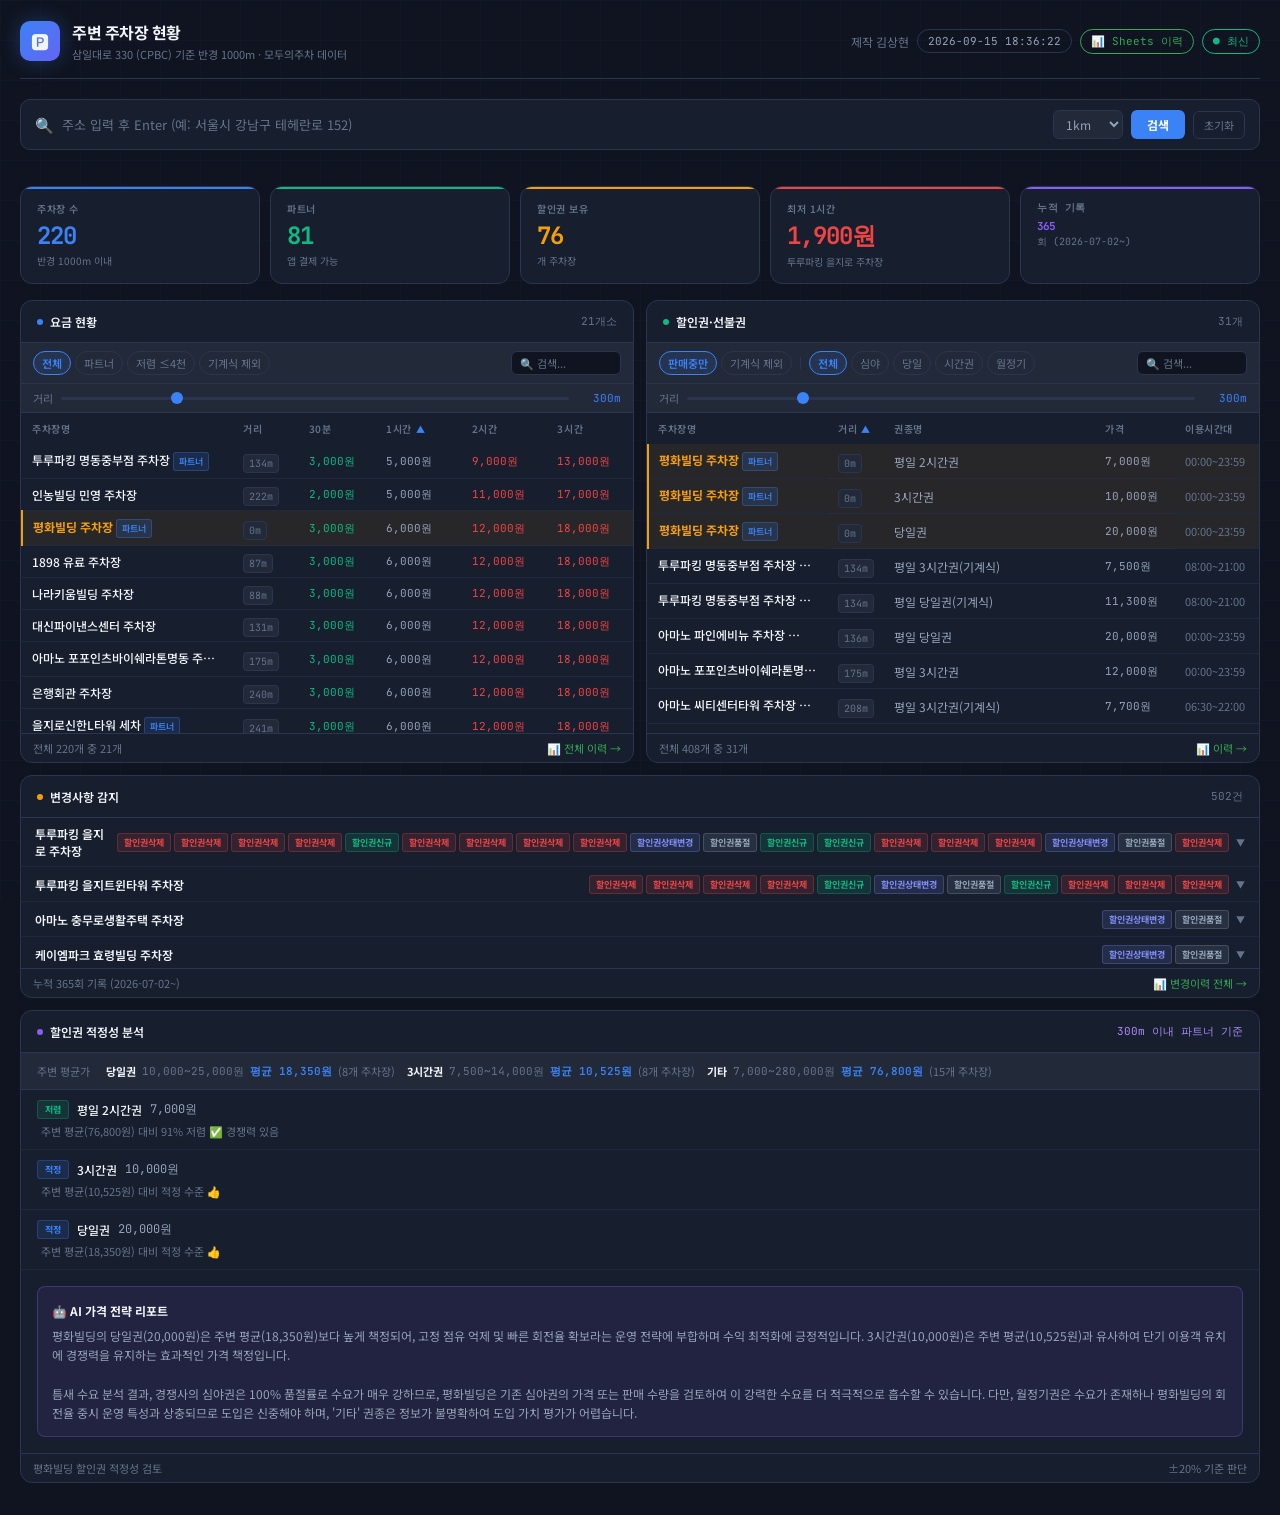
<file: docs/index.html>
<!DOCTYPE html>
<html lang="ko">
<head>
<meta charset="UTF-8">
<meta name="viewport" content="width=device-width,initial-scale=1">
<title>주변 주차장 현황 - 삼일대로 330 (CPBC)</title>
<link href="https://fonts.googleapis.com/css2?family=Noto+Sans+KR:wght@300;400;500;700;900&family=JetBrains+Mono:wght@400;700&display=swap" rel="stylesheet">
<style>
*{margin:0;padding:0;box-sizing:border-box}
:root{--bg:#101420;--s1:#171E2D;--s2:#222939;--bd:#2A3550;--blue:#3B82F6;--green:#10B981;--yellow:#F59E0B;--red:#EF4444;--t1:#F1F5F9;--t2:#94A3B8;--t3:#64748B;--mono:'JetBrains Mono',monospace}
body{font-family:'Noto Sans KR',sans-serif;background:var(--bg);color:var(--t1);min-height:100vh}
body::before{content:'';position:fixed;inset:0;background-image:linear-gradient(rgba(59,130,246,.03) 1px,transparent 1px),linear-gradient(90deg,rgba(59,130,246,.03) 1px,transparent 1px);background-size:40px 40px;pointer-events:none}
.wrap{position:relative;z-index:1;max-width:1400px;margin:0 auto;padding:20px}
.hdr{display:flex;align-items:center;justify-content:space-between;margin-bottom:20px;padding-bottom:16px;border-bottom:1px solid var(--bd);flex-wrap:wrap;gap:10px}
.hdr-l{display:flex;align-items:center;gap:12px}
.logo{width:40px;height:40px;background:linear-gradient(135deg,var(--blue),#6366F1);border-radius:10px;display:flex;align-items:center;justify-content:center;font-size:18px;box-shadow:0 0 20px rgba(59,130,246,.3);flex-shrink:0}
.hdr h1{font-size:16px;font-weight:700;letter-spacing:-.5px}.hdr p{font-size:11px;color:var(--t3);margin-top:2px}
.hdr-r{display:flex;align-items:center;gap:8px;flex-wrap:wrap}
.badge{font-family:var(--mono);font-size:11px;padding:4px 10px;border-radius:20px;border:1px solid var(--bd);color:var(--t2);white-space:nowrap}
.badge.ok{border-color:var(--green);color:var(--green)}.badge.ok::before{content:'● ';}
.badge.sheets{border-color:#34A853;color:#34A853;text-decoration:none;display:inline-flex;align-items:center;gap:4px}
.kpi{display:grid;grid-template-columns:repeat(auto-fit,minmax(140px,1fr));gap:10px;margin-bottom:16px}
.kcard{background:var(--s1);border:1px solid var(--bd);border-radius:12px;padding:14px 16px;position:relative;overflow:hidden}
.kcard::before{content:'';position:absolute;top:0;left:0;right:0;height:2px}
.kcard.b::before{background:var(--blue)}.kcard.g::before{background:var(--green)}.kcard.y::before{background:var(--yellow)}.kcard.r::before{background:var(--red)}.kcard.p::before{background:#8B5CF6}
.kl{font-size:10px;color:var(--t3);font-weight:600;letter-spacing:.6px;text-transform:uppercase}
.kv{font-family:var(--mono);font-size:24px;font-weight:700;margin:4px 0 2px;letter-spacing:-1px}
.kv.b{color:var(--blue)}.kv.g{color:var(--green)}.kv.y{color:var(--yellow)}.kv.r{color:var(--red)}.kv.p{color:#8B5CF6}
.ks{font-size:10px;color:var(--t3)}
.grid{display:grid;grid-template-columns:1fr 1fr;gap:12px;margin-bottom:12px}
@media(max-width:700px){.grid{grid-template-columns:1fr}}
.full{grid-column:1/-1}
.panel{background:var(--s1);border:1px solid var(--bd);border-radius:12px;overflow:hidden}
.ph{padding:12px 16px;border-bottom:1px solid var(--bd);display:flex;align-items:center;justify-content:space-between}
.pt{font-size:12px;font-weight:600;display:flex;align-items:center;gap:7px}
.dot{width:6px;height:6px;border-radius:50%;display:inline-block;flex-shrink:0}
.dot.b{background:var(--blue)}.dot.g{background:var(--green)}.dot.y{background:var(--yellow)}
.pc{font-family:var(--mono);font-size:11px;color:var(--t3)}
.fb{padding:8px 12px;border-bottom:1px solid var(--bd);display:flex;align-items:center;gap:4px;flex-wrap:wrap;background:var(--s2)}
.fb-btn{font-family:'Noto Sans KR',sans-serif;font-size:11px;padding:3px 8px;border-radius:20px;border:1px solid var(--bd);background:transparent;color:var(--t3);cursor:pointer;transition:all .15s;white-space:nowrap}
.fb-btn:hover,.fb-btn.on{border-color:var(--blue);color:var(--blue);background:rgba(59,130,246,.12);font-weight:600}
.fb-search{font-family:'Noto Sans KR',sans-serif;font-size:11px;padding:3px 8px;border-radius:6px;border:1px solid var(--bd);background:var(--bg);color:var(--t1);outline:none;margin-left:auto;width:110px}
.fb-search:focus{border-color:var(--blue)}.fb-search::placeholder{color:var(--t3)}
.sw{padding:6px 12px;border-bottom:1px solid var(--bd);display:flex;align-items:center;gap:8px;background:var(--s2)}
.sl{font-size:11px;color:var(--t3);white-space:nowrap}
.sv{font-family:var(--mono);font-size:11px;color:var(--blue);width:44px;text-align:right;white-space:nowrap}
input[type=range]{flex:1;-webkit-appearance:none;height:3px;border-radius:2px;background:var(--bd);outline:none;cursor:pointer}
input[type=range]::-webkit-slider-thumb{-webkit-appearance:none;width:12px;height:12px;border-radius:50%;background:var(--blue);cursor:pointer}
.tw{overflow:auto;max-height:320px}
table{width:100%;border-collapse:collapse;font-size:12px}
thead th{padding:8px 10px;text-align:left;font-size:10px;font-weight:600;color:var(--t3);letter-spacing:.6px;text-transform:uppercase;background:var(--s1);position:sticky;top:0;z-index:1;white-space:nowrap;cursor:pointer;user-select:none}
thead th:hover{color:var(--t1)}
thead th.sa::after{content:' ▲';color:var(--blue);font-size:9px}
thead th.sd::after{content:' ▼';color:var(--blue);font-size:9px}
tbody tr{border-bottom:1px solid rgba(42,53,80,.5);transition:background .12s}
tbody tr:hover{background:var(--s2)}
tbody td{padding:7px 10px;color:var(--t2);white-space:nowrap}
.nc{color:var(--t1);font-weight:500;max-width:180px;overflow:hidden;text-overflow:ellipsis;white-space:nowrap}
.dist{font-family:var(--mono);font-size:10px;background:var(--s2);border:1px solid var(--bd);padding:2px 5px;border-radius:4px;color:var(--t3)}
.p{font-family:var(--mono);font-size:11px}
.p.free{color:var(--green);font-weight:700}.p.low{color:var(--green)}.p.mid{color:var(--t2)}.p.high{color:var(--red)}
.tc{font-size:11px;color:var(--t3);max-width:130px;overflow:hidden;text-overflow:ellipsis}
.rdim td{opacity:.42}
.tag{font-size:9px;padding:2px 5px;border-radius:3px;font-weight:600;display:inline-block}
.tag.partner{background:rgba(59,130,246,.15);color:var(--blue);border:1px solid rgba(59,130,246,.3)}
.tag.open{background:rgba(16,185,129,.15);color:var(--green);border:1px solid rgba(16,185,129,.3)}
.tag.closed{background:rgba(100,116,139,.15);color:var(--t3);border:1px solid var(--bd)}
.tag.soldout{background:rgba(245,158,11,.15);color:var(--yellow);border:1px solid rgba(245,158,11,.3)}
.my-lot{background:rgba(245,158,11,.07)!important;border-left:2px solid var(--yellow)}
.my-lot:hover{background:rgba(245,158,11,.13)!important}
.my-lot-name{color:var(--yellow)!important;font-weight:700!important}
.change-wrap{overflow-y:auto;max-height:150px}
.cg-hdr{padding:7px 14px;display:flex;align-items:center;gap:7px;cursor:pointer;border-bottom:1px solid rgba(42,53,80,.4);user-select:none}
.cg-hdr:hover{background:var(--s2)}
.cg-name{font-size:12px;font-weight:600;color:var(--t1);flex:1}
.cg-badges{display:flex;gap:3px;flex-wrap:wrap}
.cg-arr{font-size:9px;color:var(--t3);transition:transform .2s;flex-shrink:0}
.cg-arr.open{transform:rotate(180deg)}
.cg-body{display:none}.cg-body.open{display:block}
.change-row{padding:7px 14px;border-bottom:1px solid rgba(42,53,80,.3);display:flex;align-items:flex-start;gap:8px;font-size:12px;background:rgba(10,14,26,.3)}
.change-badge{font-size:9px;padding:2px 6px;border-radius:3px;font-weight:700;border:1px solid;white-space:nowrap;flex-shrink:0;margin-top:1px}
.change-desc{color:var(--t3);font-size:11px;padding-top:2px}
.empty{padding:36px;text-align:center;color:var(--t3)}.empty span{font-size:28px;display:block;margin-bottom:8px;opacity:.4}.empty p{font-size:12px}
.sb{padding:6px 12px;font-size:11px;color:var(--t3);border-top:1px solid var(--bd);display:flex;justify-content:space-between;align-items:center}
.sb a{color:#34A853;text-decoration:none;font-size:11px}.sb a:hover{text-decoration:underline}
.ana-summary{padding:10px 16px;border-bottom:1px solid var(--bd);display:flex;gap:12px;flex-wrap:wrap;background:var(--s2)}
.ana-summary-item{display:flex;align-items:center;gap:6px;font-size:11px}
.ana-cat{font-weight:700;color:var(--t1)}
.ana-range{color:var(--t3);font-family:var(--mono)}
.ana-avg{color:var(--blue);font-family:var(--mono);font-weight:600}
.ana-cnt{color:var(--t3)}
.ana-row{padding:10px 16px;border-bottom:1px solid rgba(42,53,80,.4);display:flex;flex-direction:column;gap:4px}
.ana-left{display:flex;align-items:center;gap:8px}
.ana-badge{font-size:9px;padding:2px 7px;border-radius:3px;font-weight:700;white-space:nowrap}
.ana-name{font-size:12px;color:var(--t1);font-weight:500}
.ana-price{font-family:var(--mono);font-size:12px;color:var(--t2)}
.ana-comment{font-size:11px;color:var(--t3);margin-left:4px}
::-webkit-scrollbar{width:4px;height:4px}::-webkit-scrollbar-thumb{background:var(--bd);border-radius:2px}
#modal-overlay{position:fixed;top:0;left:0;right:0;bottom:0;background:rgba(0,0,0,.6);z-index:99;display:none;align-items:center;justify-content:center;backdrop-filter:blur(2px)}
#modal-box{background:var(--s1);border:1px solid var(--bd);border-radius:12px;padding:24px;width:320px;max-width:90%;box-shadow:0 10px 30px rgba(0,0,0,.5);position:relative}
.m-title{font-size:16px;font-weight:700;color:var(--t1);margin-bottom:8px}
.m-desc{font-size:12px;color:var(--t2);margin-bottom:20px;line-height:1.5}
.m-info{font-size:12px;color:var(--t3);margin-bottom:4px}
.m-btns{display:flex;gap:10px;justify-content:flex-end;margin-top:24px}
.m-btn{padding:8px 16px;border-radius:6px;font-size:12px;font-weight:600;cursor:pointer;border:none}
.m-btn.close{background:var(--s2);color:var(--t2);border:1px solid var(--bd)}
.m-btn.ok{background:var(--blue);color:#FFF}
.srch-wrap{margin-bottom:14px}
.srch-bar{display:flex;align-items:center;gap:8px;background:var(--s1);border:1px solid var(--bd);border-radius:10px;padding:10px 14px;flex-wrap:wrap}
.srch-in{flex:1;min-width:180px;font-family:'Noto Sans KR',sans-serif;font-size:13px;background:transparent;border:none;color:var(--t1);outline:none}
.srch-in::placeholder{color:var(--t3)}
.srch-sel{font-family:'Noto Sans KR',sans-serif;font-size:12px;background:var(--s2);border:1px solid var(--bd);color:var(--t2);padding:4px 8px;border-radius:6px;cursor:pointer;outline:none}
.srch-btn{font-family:'Noto Sans KR',sans-serif;font-size:12px;font-weight:700;padding:6px 16px;border-radius:6px;border:none;background:var(--blue);color:#fff;cursor:pointer}
.srch-btn:hover{opacity:.85}
.srch-rst{font-family:'Noto Sans KR',sans-serif;font-size:11px;padding:5px 10px;border-radius:6px;border:1px solid var(--bd);background:transparent;color:var(--t3);cursor:pointer}
.srch-rst:hover{color:var(--t1)}
.srch-st{font-size:12px;color:var(--t2);margin-top:6px;line-height:1.5;min-height:16px}
</style>
</head>
<body>
<div class="wrap">
  <div class="hdr">
    <div class="hdr-l">
      <div class="logo">🅿</div>
      <div><h1>주변 주차장 현황</h1><p>삼일대로 330 (CPBC) 기준 반경 1000m · 모두의주차 데이터</p></div>
    </div>
    <div class="hdr-r">
      <span style="font-size:12px;color:var(--t3);">제작 김상현</span>
      <span class="badge">2026-09-15 18:36:22</span>
      <a href="https://docs.google.com/spreadsheets/d/1E0llbaOGSsHWO1DPVRy14uUTSvPOhqJyk6OcyVvzG7w" target="_blank" class="badge sheets">📊 Sheets 이력</a>
      <span class="badge ok">최신</span>
    </div>
  </div>
  <div class="srch-wrap">
    <div class="srch-bar">
      <span style="font-size:15px;flex-shrink:0;color:var(--t3)">🔍</span>
      <input class="srch-in" id="srch-addr" type="text"
        placeholder="주소 입력 후 Enter (예: 서울시 강남구 테헤란로 152)"
        onkeydown="if(event.key==='Enter')doSearch()">
      <select class="srch-sel" id="srch-rm">
        <option value="500">500m</option>
        <option value="1000" selected>1km</option>
        <option value="2000">2km</option>
        <option value="3000">3km</option>
      </select>
      <button class="srch-btn" onclick="doSearch()">검색</button>
      <button class="srch-rst" onclick="resetSearch()">초기화</button>
    </div>
    <div id="srch-st" class="srch-st"></div>
  </div>
  <div class="kpi">
    <div class="kcard b"><div class="kl">주차장 수</div><div class="kv b">220</div><div class="ks">반경 1000m 이내</div></div>
    <div class="kcard g"><div class="kl">파트너</div><div class="kv g">81</div><div class="ks">앱 결제 가능</div></div>
    <div class="kcard y"><div class="kl">할인권 보유</div><div class="kv y">76</div><div class="ks">개 주차장</div></div>
    <div class="kcard r"><div class="kl">최저 1시간</div><div class="kv r">1,900원</div><div class="ks">투루파킹 을지로 주차장</div></div>
    <div class="kcard p"><div class="kl">누적 기록</div><div class="kv p">365</div><div class="ks">회 (2026-07-02~)</div></div>
  </div>
  <div class="grid">
    <div class="panel" id="pp">
      <div class="ph"><div class="pt"><span class="dot b"></span>요금 현황</div><span class="pc" id="p-cnt"></span></div>
      <div class="fb">
        <button class="fb-btn on" onclick="pF('all',this)">전체</button>
        <button class="fb-btn" onclick="pF('partner',this)">파트너</button>
        <button class="fb-btn" onclick="pF('cheap',this)">저렴 ≤4천</button>
        <button class="fb-btn mech-btn" onclick="tPMech(this)">기계식 제외</button>
        <input class="fb-search" id="ps" placeholder="🔍 검색..." oninput="rP()">
      </div>
      <div class="sw">
        <span class="sl">거리</span>
        <input type="range" id="pd" min="100" max="1000" step="50" value="300" oninput="document.getElementById('pdv').textContent=this.value+'m';rP()">
        <span class="sv" id="pdv">300m</span>
      </div>
      <div class="tw"><table>
        <thead><tr>
          <th id="ph0" onclick="sP('name')">주차장명</th>
          <th id="ph1" onclick="sP('dist')">거리</th>
          <th id="ph2" onclick="sP('p30')">30분</th>
          <th id="ph3" onclick="sP('p60')">1시간</th>
          <th id="ph4" onclick="sP('p120')">2시간</th>
          <th id="ph5" onclick="sP('p180')">3시간</th>
        </tr></thead>
        <tbody id="pb"></tbody>
      </table></div>
      <div class="sb"><span id="p-st"></span><a href="https://docs.google.com/spreadsheets/d/1E0llbaOGSsHWO1DPVRy14uUTSvPOhqJyk6OcyVvzG7w" target="_blank">📊 전체 이력 →</a></div>
    </div>
    <div class="panel" id="tp">
      <div class="ph"><div class="pt"><span class="dot g"></span>할인권·선불권</div><span class="pc" id="t-cnt"></span></div>
      <div class="fb">
        <button class="fb-btn on" onclick="tTglOpen(this)">판매중만</button>
        <button class="fb-btn mech-btn" onclick="tTMech(this)">기계식 제외</button>
        <div style="width:1px;height:12px;background:var(--bd);margin:0 4px;"></div>
        <button class="fb-btn type-btn on" onclick="tF('all',this)">전체</button>
        <button class="fb-btn type-btn" onclick="tF('night',this)">심야</button>
        <button class="fb-btn type-btn" onclick="tF('day',this)">당일</button>
        <button class="fb-btn type-btn" onclick="tF('hour',this)">시간권</button>
        <button class="fb-btn type-btn" onclick="tF('month',this)">월정기</button>
        <input class="fb-search" id="ts" placeholder="🔍 검색..." oninput="rT()">
      </div>
      <div class="sw">
        <span class="sl">거리</span>
        <input type="range" id="td" min="100" max="1000" step="50" value="300" oninput="document.getElementById('tdv').textContent=this.value+'m';rT()">
        <span class="sv" id="tdv">300m</span>
      </div>
      <div class="tw"><table>
        <thead><tr>
          <th id="th0" onclick="sT('lot')">주차장명</th>
          <th id="th1" onclick="sT('dist')">거리</th>
          <th id="th2" onclick="sT('name')">권종명</th>
          <th id="th3" onclick="sT('price')">가격</th>
          <th>이용시간대</th>
          <th>상태</th>
        </tr></thead>
        <tbody id="tb"></tbody>
      </table></div>
      <div class="sb"><span id="t-st"></span><a href="https://docs.google.com/spreadsheets/d/1E0llbaOGSsHWO1DPVRy14uUTSvPOhqJyk6OcyVvzG7w" target="_blank">📊 이력 →</a></div>
    </div>
    <div class="panel full">
      <div class="ph"><div class="pt"><span class="dot y"></span>변경사항 감지</div><span class="pc">502건</span></div>
      <div class="change-wrap"><div class="cg"><div class="cg-hdr" onclick="tCG(this)"><span class="cg-name">투루파킹 을지로 주차장</span><span class="cg-badges"><span class="change-badge" style="background:#EF444422;color:#EF4444;border-color:#EF444444">할인권삭제</span><span class="change-badge" style="background:#EF444422;color:#EF4444;border-color:#EF444444">할인권삭제</span><span class="change-badge" style="background:#EF444422;color:#EF4444;border-color:#EF444444">할인권삭제</span><span class="change-badge" style="background:#EF444422;color:#EF4444;border-color:#EF444444">할인권삭제</span><span class="change-badge" style="background:#10B98122;color:#10B981;border-color:#10B98144">할인권신규</span><span class="change-badge" style="background:#EF444422;color:#EF4444;border-color:#EF444444">할인권삭제</span><span class="change-badge" style="background:#EF444422;color:#EF4444;border-color:#EF444444">할인권삭제</span><span class="change-badge" style="background:#EF444422;color:#EF4444;border-color:#EF444444">할인권삭제</span><span class="change-badge" style="background:#EF444422;color:#EF4444;border-color:#EF444444">할인권삭제</span><span class="change-badge" style="background:#818CF822;color:#818CF8;border-color:#818CF844">할인권상태변경</span><span class="change-badge" style="background:#94A3B822;color:#94A3B8;border-color:#94A3B844">할인권품절</span><span class="change-badge" style="background:#10B98122;color:#10B981;border-color:#10B98144">할인권신규</span><span class="change-badge" style="background:#10B98122;color:#10B981;border-color:#10B98144">할인권신규</span><span class="change-badge" style="background:#EF444422;color:#EF4444;border-color:#EF444444">할인권삭제</span><span class="change-badge" style="background:#EF444422;color:#EF4444;border-color:#EF444444">할인권삭제</span><span class="change-badge" style="background:#EF444422;color:#EF4444;border-color:#EF444444">할인권삭제</span><span class="change-badge" style="background:#818CF822;color:#818CF8;border-color:#818CF844">할인권상태변경</span><span class="change-badge" style="background:#94A3B822;color:#94A3B8;border-color:#94A3B844">할인권품절</span><span class="change-badge" style="background:#EF444422;color:#EF4444;border-color:#EF444444">할인권삭제</span></span><span class="cg-arr">▼</span></div><div class="cg-body"><div class="change-row" style="padding-left:28px"><span class="change-badge" style="background:#EF444422;color:#EF4444;border-color:#EF444444">할인권삭제</span><div class="change-desc">[평일 당일권(수)] 삭제됨</div></div><div class="change-row" style="padding-left:28px"><span class="change-badge" style="background:#EF444422;color:#EF4444;border-color:#EF444444">할인권삭제</span><div class="change-desc">[평일 오후권(금, 특가)] 삭제됨</div></div><div class="change-row" style="padding-left:28px"><span class="change-badge" style="background:#EF444422;color:#EF4444;border-color:#EF444444">할인권삭제</span><div class="change-desc">[평일 오후권(수, 특가)] 삭제됨</div></div><div class="change-row" style="padding-left:28px"><span class="change-badge" style="background:#EF444422;color:#EF4444;border-color:#EF444444">할인권삭제</span><div class="change-desc">[휴일 당일권(일)] 삭제됨</div></div><div class="change-row" style="padding-left:28px"><span class="change-badge" style="background:#10B98122;color:#10B981;border-color:#10B98144">할인권신규</span><div class="change-desc">[평일 오후권(특가)] 신규 (13,000원)</div></div><div class="change-row" style="padding-left:28px"><span class="change-badge" style="background:#EF444422;color:#EF4444;border-color:#EF444444">할인권삭제</span><div class="change-desc">[평일 당일권(월)] 삭제됨</div></div><div class="change-row" style="padding-left:28px"><span class="change-badge" style="background:#EF444422;color:#EF4444;border-color:#EF444444">할인권삭제</span><div class="change-desc">[평일 오후권(월, 특가)] 삭제됨</div></div><div class="change-row" style="padding-left:28px"><span class="change-badge" style="background:#EF444422;color:#EF4444;border-color:#EF444444">할인권삭제</span><div class="change-desc">[평일 오후권(목, 특가)] 삭제됨</div></div><div class="change-row" style="padding-left:28px"><span class="change-badge" style="background:#EF444422;color:#EF4444;border-color:#EF444444">할인권삭제</span><div class="change-desc">[휴일 당일권(토)] 삭제됨</div></div><div class="change-row" style="padding-left:28px"><span class="change-badge" style="background:#818CF822;color:#818CF8;border-color:#818CF844">할인권상태변경</span><div class="change-desc">[평일 심야권] 판매중단</div></div><div class="change-row" style="padding-left:28px"><span class="change-badge" style="background:#94A3B822;color:#94A3B8;border-color:#94A3B844">할인권품절</span><div class="change-desc">[평일 심야권] 품절</div></div><div class="change-row" style="padding-left:28px"><span class="change-badge" style="background:#10B98122;color:#10B981;border-color:#10B98144">할인권신규</span><div class="change-desc">[평일 당일권] 신규 (20,000원)</div></div><div class="change-row" style="padding-left:28px"><span class="change-badge" style="background:#10B98122;color:#10B981;border-color:#10B98144">할인권신규</span><div class="change-desc">[휴일 당일권] 신규 (8,500원)</div></div><div class="change-row" style="padding-left:28px"><span class="change-badge" style="background:#EF444422;color:#EF4444;border-color:#EF444444">할인권삭제</span><div class="change-desc">[평일 당일권(금)] 삭제됨</div></div><div class="change-row" style="padding-left:28px"><span class="change-badge" style="background:#EF444422;color:#EF4444;border-color:#EF444444">할인권삭제</span><div class="change-desc">[평일 당일권(화)] 삭제됨</div></div><div class="change-row" style="padding-left:28px"><span class="change-badge" style="background:#EF444422;color:#EF4444;border-color:#EF444444">할인권삭제</span><div class="change-desc">[평일 오후권(화, 특가)] 삭제됨</div></div><div class="change-row" style="padding-left:28px"><span class="change-badge" style="background:#818CF822;color:#818CF8;border-color:#818CF844">할인권상태변경</span><div class="change-desc">[평일 오후 3시간권] 판매중단</div></div><div class="change-row" style="padding-left:28px"><span class="change-badge" style="background:#94A3B822;color:#94A3B8;border-color:#94A3B844">할인권품절</span><div class="change-desc">[평일 오후 3시간권] 품절</div></div><div class="change-row" style="padding-left:28px"><span class="change-badge" style="background:#EF444422;color:#EF4444;border-color:#EF444444">할인권삭제</span><div class="change-desc">[평일 당일권(목)] 삭제됨</div></div></div></div><div class="cg"><div class="cg-hdr" onclick="tCG(this)"><span class="cg-name">투루파킹 을지트윈타워 주차장</span><span class="cg-badges"><span class="change-badge" style="background:#EF444422;color:#EF4444;border-color:#EF444444">할인권삭제</span><span class="change-badge" style="background:#EF444422;color:#EF4444;border-color:#EF444444">할인권삭제</span><span class="change-badge" style="background:#EF444422;color:#EF4444;border-color:#EF444444">할인권삭제</span><span class="change-badge" style="background:#EF444422;color:#EF4444;border-color:#EF444444">할인권삭제</span><span class="change-badge" style="background:#10B98122;color:#10B981;border-color:#10B98144">할인권신규</span><span class="change-badge" style="background:#818CF822;color:#818CF8;border-color:#818CF844">할인권상태변경</span><span class="change-badge" style="background:#94A3B822;color:#94A3B8;border-color:#94A3B844">할인권품절</span><span class="change-badge" style="background:#10B98122;color:#10B981;border-color:#10B98144">할인권신규</span><span class="change-badge" style="background:#EF444422;color:#EF4444;border-color:#EF444444">할인권삭제</span><span class="change-badge" style="background:#EF444422;color:#EF4444;border-color:#EF444444">할인권삭제</span><span class="change-badge" style="background:#EF444422;color:#EF4444;border-color:#EF444444">할인권삭제</span></span><span class="cg-arr">▼</span></div><div class="cg-body"><div class="change-row" style="padding-left:28px"><span class="change-badge" style="background:#EF444422;color:#EF4444;border-color:#EF444444">할인권삭제</span><div class="change-desc">[평일 당일권(금)] 삭제됨</div></div><div class="change-row" style="padding-left:28px"><span class="change-badge" style="background:#EF444422;color:#EF4444;border-color:#EF444444">할인권삭제</span><div class="change-desc">[평일 당일권(화)] 삭제됨</div></div><div class="change-row" style="padding-left:28px"><span class="change-badge" style="background:#EF444422;color:#EF4444;border-color:#EF444444">할인권삭제</span><div class="change-desc">[평일 당일권(수)] 삭제됨</div></div><div class="change-row" style="padding-left:28px"><span class="change-badge" style="background:#EF444422;color:#EF4444;border-color:#EF444444">할인권삭제</span><div class="change-desc">[휴일 24시간권(일)] 삭제됨</div></div><div class="change-row" style="padding-left:28px"><span class="change-badge" style="background:#10B98122;color:#10B981;border-color:#10B98144">할인권신규</span><div class="change-desc">[휴일 24시간권] 신규 (8,000원)</div></div><div class="change-row" style="padding-left:28px"><span class="change-badge" style="background:#818CF822;color:#818CF8;border-color:#818CF844">할인권상태변경</span><div class="change-desc">[평일 심야권] 판매중단</div></div><div class="change-row" style="padding-left:28px"><span class="change-badge" style="background:#94A3B822;color:#94A3B8;border-color:#94A3B844">할인권품절</span><div class="change-desc">[평일 심야권] 품절</div></div><div class="change-row" style="padding-left:28px"><span class="change-badge" style="background:#10B98122;color:#10B981;border-color:#10B98144">할인권신규</span><div class="change-desc">[평일 당일권] 신규 (15,900원)</div></div><div class="change-row" style="padding-left:28px"><span class="change-badge" style="background:#EF444422;color:#EF4444;border-color:#EF444444">할인권삭제</span><div class="change-desc">[평일 당일권(목)] 삭제됨</div></div><div class="change-row" style="padding-left:28px"><span class="change-badge" style="background:#EF444422;color:#EF4444;border-color:#EF444444">할인권삭제</span><div class="change-desc">[휴일 24시간권(토)] 삭제됨</div></div><div class="change-row" style="padding-left:28px"><span class="change-badge" style="background:#EF444422;color:#EF4444;border-color:#EF444444">할인권삭제</span><div class="change-desc">[평일 당일권(월)] 삭제됨</div></div></div></div><div class="cg"><div class="cg-hdr" onclick="tCG(this)"><span class="cg-name">아마노 충무로생활주택 주차장</span><span class="cg-badges"><span class="change-badge" style="background:#818CF822;color:#818CF8;border-color:#818CF844">할인권상태변경</span><span class="change-badge" style="background:#94A3B822;color:#94A3B8;border-color:#94A3B844">할인권품절</span></span><span class="cg-arr">▼</span></div><div class="cg-body"><div class="change-row" style="padding-left:28px"><span class="change-badge" style="background:#818CF822;color:#818CF8;border-color:#818CF844">할인권상태변경</span><div class="change-desc">[심야권] 판매중단</div></div><div class="change-row" style="padding-left:28px"><span class="change-badge" style="background:#94A3B822;color:#94A3B8;border-color:#94A3B844">할인권품절</span><div class="change-desc">[심야권] 품절</div></div></div></div><div class="cg"><div class="cg-hdr" onclick="tCG(this)"><span class="cg-name">케이엠파크 효령빌딩 주차장</span><span class="cg-badges"><span class="change-badge" style="background:#818CF822;color:#818CF8;border-color:#818CF844">할인권상태변경</span><span class="change-badge" style="background:#94A3B822;color:#94A3B8;border-color:#94A3B844">할인권품절</span></span><span class="cg-arr">▼</span></div><div class="cg-body"><div class="change-row" style="padding-left:28px"><span class="change-badge" style="background:#818CF822;color:#818CF8;border-color:#818CF844">할인권상태변경</span><div class="change-desc">[평일 야간권(플랩 전용)] 판매중단</div></div><div class="change-row" style="padding-left:28px"><span class="change-badge" style="background:#94A3B822;color:#94A3B8;border-color:#94A3B844">할인권품절</span><div class="change-desc">[평일 야간권(플랩 전용)] 품절</div></div></div></div><div class="cg"><div class="cg-hdr" onclick="tCG(this)"><span class="cg-name">투루파킹 명동중부점 주차장</span><span class="cg-badges"><span class="change-badge" style="background:#EF444422;color:#EF4444;border-color:#EF444444">할인권삭제</span><span class="change-badge" style="background:#EF444422;color:#EF4444;border-color:#EF444444">할인권삭제</span><span class="change-badge" style="background:#10B98122;color:#10B981;border-color:#10B98144">할인권신규</span><span class="change-badge" style="background:#EF444422;color:#EF4444;border-color:#EF444444">할인권삭제</span><span class="change-badge" style="background:#10B98122;color:#10B981;border-color:#10B98144">할인권신규</span><span class="change-badge" style="background:#EF444422;color:#EF4444;border-color:#EF444444">할인권삭제</span><span class="change-badge" style="background:#EF444422;color:#EF4444;border-color:#EF444444">할인권삭제</span><span class="change-badge" style="background:#EF444422;color:#EF4444;border-color:#EF444444">할인권삭제</span><span class="change-badge" style="background:#EF444422;color:#EF4444;border-color:#EF444444">할인권삭제</span></span><span class="cg-arr">▼</span></div><div class="cg-body"><div class="change-row" style="padding-left:28px"><span class="change-badge" style="background:#EF444422;color:#EF4444;border-color:#EF444444">할인권삭제</span><div class="change-desc">[평일 당일권(기계식,목)] 삭제됨</div></div><div class="change-row" style="padding-left:28px"><span class="change-badge" style="background:#EF444422;color:#EF4444;border-color:#EF444444">할인권삭제</span><div class="change-desc">[평일 당일권(기계식,화)] 삭제됨</div></div><div class="change-row" style="padding-left:28px"><span class="change-badge" style="background:#10B98122;color:#10B981;border-color:#10B98144">할인권신규</span><div class="change-desc">[휴일 주간권(기계식)] 신규 (4,900원)</div></div><div class="change-row" style="padding-left:28px"><span class="change-badge" style="background:#EF444422;color:#EF4444;border-color:#EF444444">할인권삭제</span><div class="change-desc">[휴일 주간권(기계식,일)] 삭제됨</div></div><div class="change-row" style="padding-left:28px"><span class="change-badge" style="background:#10B98122;color:#10B981;border-color:#10B98144">할인권신규</span><div class="change-desc">[평일 당일권(기계식)] 신규 (11,300원)</div></div><div class="change-row" style="padding-left:28px"><span class="change-badge" style="background:#EF444422;color:#EF4444;border-color:#EF444444">할인권삭제</span><div class="change-desc">[휴일 주간권(기계식,토)] 삭제됨</div></div><div class="change-row" style="padding-left:28px"><span class="change-badge" style="background:#EF444422;color:#EF4444;border-color:#EF444444">할인권삭제</span><div class="change-desc">[평일 당일권(기계식,금)] 삭제됨</div></div><div class="change-row" style="padding-left:28px"><span class="change-badge" style="background:#EF444422;color:#EF4444;border-color:#EF444444">할인권삭제</span><div class="change-desc">[평일 당일권(기계식,월)] 삭제됨</div></div><div class="change-row" style="padding-left:28px"><span class="change-badge" style="background:#EF444422;color:#EF4444;border-color:#EF444444">할인권삭제</span><div class="change-desc">[평일 당일권(기계식,수)] 삭제됨</div></div></div></div><div class="cg"><div class="cg-hdr" onclick="tCG(this)"><span class="cg-name">아마노 중앙우체국 주차장</span><span class="cg-badges"><span class="change-badge" style="background:#818CF822;color:#818CF8;border-color:#818CF844">할인권상태변경</span><span class="change-badge" style="background:#94A3B822;color:#94A3B8;border-color:#94A3B844">할인권품절</span><span class="change-badge" style="background:#818CF822;color:#818CF8;border-color:#818CF844">할인권상태변경</span><span class="change-badge" style="background:#94A3B822;color:#94A3B8;border-color:#94A3B844">할인권품절</span><span class="change-badge" style="background:#818CF822;color:#818CF8;border-color:#818CF844">할인권상태변경</span><span class="change-badge" style="background:#94A3B822;color:#94A3B8;border-color:#94A3B844">할인권품절</span></span><span class="cg-arr">▼</span></div><div class="cg-body"><div class="change-row" style="padding-left:28px"><span class="change-badge" style="background:#818CF822;color:#818CF8;border-color:#818CF844">할인권상태변경</span><div class="change-desc">[평일 당일권(수~금)] 판매시작</div></div><div class="change-row" style="padding-left:28px"><span class="change-badge" style="background:#94A3B822;color:#94A3B8;border-color:#94A3B844">할인권품절</span><div class="change-desc">[평일 당일권(수~금)] 재입고</div></div><div class="change-row" style="padding-left:28px"><span class="change-badge" style="background:#818CF822;color:#818CF8;border-color:#818CF844">할인권상태변경</span><div class="change-desc">[평일 당일권(화)] 판매중단</div></div><div class="change-row" style="padding-left:28px"><span class="change-badge" style="background:#94A3B822;color:#94A3B8;border-color:#94A3B844">할인권품절</span><div class="change-desc">[평일 당일권(화)] 품절</div></div><div class="change-row" style="padding-left:28px"><span class="change-badge" style="background:#818CF822;color:#818CF8;border-color:#818CF844">할인권상태변경</span><div class="change-desc">[평일 심야권] 판매중단</div></div><div class="change-row" style="padding-left:28px"><span class="change-badge" style="background:#94A3B822;color:#94A3B8;border-color:#94A3B844">할인권품절</span><div class="change-desc">[평일 심야권] 품절</div></div></div></div><div class="cg"><div class="cg-hdr" onclick="tCG(this)"><span class="cg-name">라루체 주차장</span><span class="cg-badges"><span class="change-badge" style="background:#818CF822;color:#818CF8;border-color:#818CF844">할인권상태변경</span><span class="change-badge" style="background:#94A3B822;color:#94A3B8;border-color:#94A3B844">할인권품절</span></span><span class="cg-arr">▼</span></div><div class="cg-body"><div class="change-row" style="padding-left:28px"><span class="change-badge" style="background:#818CF822;color:#818CF8;border-color:#818CF844">할인권상태변경</span><div class="change-desc">[평일 당일권] 판매중단</div></div><div class="change-row" style="padding-left:28px"><span class="change-badge" style="background:#94A3B822;color:#94A3B8;border-color:#94A3B844">할인권품절</span><div class="change-desc">[평일 당일권] 품절</div></div></div></div><div class="cg"><div class="cg-hdr" onclick="tCG(this)"><span class="cg-name">투루파킹 OCI빌딩점 주차장</span><span class="cg-badges"><span class="change-badge" style="background:#EF444422;color:#EF4444;border-color:#EF444444">할인권삭제</span><span class="change-badge" style="background:#EF444422;color:#EF4444;border-color:#EF444444">할인권삭제</span><span class="change-badge" style="background:#10B98122;color:#10B981;border-color:#10B98144">할인권신규</span><span class="change-badge" style="background:#EF444422;color:#EF4444;border-color:#EF444444">할인권삭제</span><span class="change-badge" style="background:#EF444422;color:#EF4444;border-color:#EF444444">할인권삭제</span><span class="change-badge" style="background:#10B98122;color:#10B981;border-color:#10B98144">할인권신규</span><span class="change-badge" style="background:#EF444422;color:#EF4444;border-color:#EF444444">할인권삭제</span><span class="change-badge" style="background:#EF444422;color:#EF4444;border-color:#EF444444">할인권삭제</span><span class="change-badge" style="background:#EF444422;color:#EF4444;border-color:#EF444444">할인권삭제</span></span><span class="cg-arr">▼</span></div><div class="cg-body"><div class="change-row" style="padding-left:28px"><span class="change-badge" style="background:#EF444422;color:#EF4444;border-color:#EF444444">할인권삭제</span><div class="change-desc">[평일 당일권(금)] 삭제됨</div></div><div class="change-row" style="padding-left:28px"><span class="change-badge" style="background:#EF444422;color:#EF4444;border-color:#EF444444">할인권삭제</span><div class="change-desc">[평일 3시간권(월~목)] 삭제됨</div></div><div class="change-row" style="padding-left:28px"><span class="change-badge" style="background:#10B98122;color:#10B981;border-color:#10B98144">할인권신규</span><div class="change-desc">[평일 3시간권] 신규 (8,500원)</div></div><div class="change-row" style="padding-left:28px"><span class="change-badge" style="background:#EF444422;color:#EF4444;border-color:#EF444444">할인권삭제</span><div class="change-desc">[평일 당일권(화)] 삭제됨</div></div><div class="change-row" style="padding-left:28px"><span class="change-badge" style="background:#EF444422;color:#EF4444;border-color:#EF444444">할인권삭제</span><div class="change-desc">[평일 당일권(수)] 삭제됨</div></div><div class="change-row" style="padding-left:28px"><span class="change-badge" style="background:#10B98122;color:#10B981;border-color:#10B98144">할인권신규</span><div class="change-desc">[평일 당일권] 신규 (19,300원)</div></div><div class="change-row" style="padding-left:28px"><span class="change-badge" style="background:#EF444422;color:#EF4444;border-color:#EF444444">할인권삭제</span><div class="change-desc">[평일 3시간권(금)] 삭제됨</div></div><div class="change-row" style="padding-left:28px"><span class="change-badge" style="background:#EF444422;color:#EF4444;border-color:#EF444444">할인권삭제</span><div class="change-desc">[평일 당일권(목)] 삭제됨</div></div><div class="change-row" style="padding-left:28px"><span class="change-badge" style="background:#EF444422;color:#EF4444;border-color:#EF444444">할인권삭제</span><div class="change-desc">[평일 당일권(월)] 삭제됨</div></div></div></div><div class="cg"><div class="cg-hdr" onclick="tCG(this)"><span class="cg-name">케이엠파크 주성빌딩 주차장</span><span class="cg-badges"><span class="change-badge" style="background:#818CF822;color:#818CF8;border-color:#818CF844">할인권상태변경</span><span class="change-badge" style="background:#94A3B822;color:#94A3B8;border-color:#94A3B844">할인권품절</span><span class="change-badge" style="background:#818CF822;color:#818CF8;border-color:#818CF844">할인권상태변경</span><span class="change-badge" style="background:#94A3B822;color:#94A3B8;border-color:#94A3B844">할인권품절</span></span><span class="cg-arr">▼</span></div><div class="cg-body"><div class="change-row" style="padding-left:28px"><span class="change-badge" style="background:#818CF822;color:#818CF8;border-color:#818CF844">할인권상태변경</span><div class="change-desc">[평일 심야권] 판매중단</div></div><div class="change-row" style="padding-left:28px"><span class="change-badge" style="background:#94A3B822;color:#94A3B8;border-color:#94A3B844">할인권품절</span><div class="change-desc">[평일 심야권] 품절</div></div><div class="change-row" style="padding-left:28px"><span class="change-badge" style="background:#818CF822;color:#818CF8;border-color:#818CF844">할인권상태변경</span><div class="change-desc">[평일 야간권] 판매중단</div></div><div class="change-row" style="padding-left:28px"><span class="change-badge" style="background:#94A3B822;color:#94A3B8;border-color:#94A3B844">할인권품절</span><div class="change-desc">[평일 야간권] 품절</div></div></div></div><div class="cg"><div class="cg-hdr" onclick="tCG(this)"><span class="cg-name">평화빌딩 주차장</span><span class="cg-badges"><span class="change-badge" style="background:#818CF822;color:#818CF8;border-color:#818CF844">할인권상태변경</span><span class="change-badge" style="background:#94A3B822;color:#94A3B8;border-color:#94A3B844">할인권품절</span><span class="change-badge" style="background:#818CF822;color:#818CF8;border-color:#818CF844">할인권상태변경</span><span class="change-badge" style="background:#94A3B822;color:#94A3B8;border-color:#94A3B844">할인권품절</span></span><span class="cg-arr">▼</span></div><div class="cg-body"><div class="change-row" style="padding-left:28px"><span class="change-badge" style="background:#818CF822;color:#818CF8;border-color:#818CF844">할인권상태변경</span><div class="change-desc">[심야권] 판매중단</div></div><div class="change-row" style="padding-left:28px"><span class="change-badge" style="background:#94A3B822;color:#94A3B8;border-color:#94A3B844">할인권품절</span><div class="change-desc">[심야권] 품절</div></div><div class="change-row" style="padding-left:28px"><span class="change-badge" style="background:#818CF822;color:#818CF8;border-color:#818CF844">할인권상태변경</span><div class="change-desc">[당일권] 판매시작</div></div><div class="change-row" style="padding-left:28px"><span class="change-badge" style="background:#94A3B822;color:#94A3B8;border-color:#94A3B844">할인권품절</span><div class="change-desc">[당일권] 재입고</div></div></div></div><div class="cg"><div class="cg-hdr" onclick="tCG(this)"><span class="cg-name">투루파킹 을지로신한L타워 주차장</span><span class="cg-badges"><span class="change-badge" style="background:#EF444422;color:#EF4444;border-color:#EF444444">할인권삭제</span><span class="change-badge" style="background:#10B98122;color:#10B981;border-color:#10B98144">할인권신규</span><span class="change-badge" style="background:#EF444422;color:#EF4444;border-color:#EF444444">할인권삭제</span><span class="change-badge" style="background:#EF444422;color:#EF4444;border-color:#EF444444">할인권삭제</span><span class="change-badge" style="background:#EF444422;color:#EF4444;border-color:#EF444444">할인권삭제</span><span class="change-badge" style="background:#EF444422;color:#EF4444;border-color:#EF444444">할인권삭제</span><span class="change-badge" style="background:#818CF822;color:#818CF8;border-color:#818CF844">할인권상태변경</span><span class="change-badge" style="background:#94A3B822;color:#94A3B8;border-color:#94A3B844">할인권품절</span><span class="change-badge" style="background:#10B98122;color:#10B981;border-color:#10B98144">할인권신규</span><span class="change-badge" style="background:#EF444422;color:#EF4444;border-color:#EF444444">할인권삭제</span><span class="change-badge" style="background:#EF444422;color:#EF4444;border-color:#EF444444">할인권삭제</span></span><span class="cg-arr">▼</span></div><div class="cg-body"><div class="change-row" style="padding-left:28px"><span class="change-badge" style="background:#EF444422;color:#EF4444;border-color:#EF444444">할인권삭제</span><div class="change-desc">[평일 당일권(금)] 삭제됨</div></div><div class="change-row" style="padding-left:28px"><span class="change-badge" style="background:#10B98122;color:#10B981;border-color:#10B98144">할인권신규</span><div class="change-desc">[휴일 당일권] 신규 (7,000원)</div></div><div class="change-row" style="padding-left:28px"><span class="change-badge" style="background:#EF444422;color:#EF4444;border-color:#EF444444">할인권삭제</span><div class="change-desc">[평일 당일권(화)] 삭제됨</div></div><div class="change-row" style="padding-left:28px"><span class="change-badge" style="background:#EF444422;color:#EF4444;border-color:#EF444444">할인권삭제</span><div class="change-desc">[평일 당일권(수)] 삭제됨</div></div><div class="change-row" style="padding-left:28px"><span class="change-badge" style="background:#EF444422;color:#EF4444;border-color:#EF444444">할인권삭제</span><div class="change-desc">[휴일 당일권(토)] 삭제됨</div></div><div class="change-row" style="padding-left:28px"><span class="change-badge" style="background:#EF444422;color:#EF4444;border-color:#EF444444">할인권삭제</span><div class="change-desc">[휴일 당일권(일)] 삭제됨</div></div><div class="change-row" style="padding-left:28px"><span class="change-badge" style="background:#818CF822;color:#818CF8;border-color:#818CF844">할인권상태변경</span><div class="change-desc">[평일 심야권] 판매중단</div></div><div class="change-row" style="padding-left:28px"><span class="change-badge" style="background:#94A3B822;color:#94A3B8;border-color:#94A3B844">할인권품절</span><div class="change-desc">[평일 심야권] 품절</div></div><div class="change-row" style="padding-left:28px"><span class="change-badge" style="background:#10B98122;color:#10B981;border-color:#10B98144">할인권신규</span><div class="change-desc">[평일 당일권] 신규 (20,500원)</div></div><div class="change-row" style="padding-left:28px"><span class="change-badge" style="background:#EF444422;color:#EF4444;border-color:#EF444444">할인권삭제</span><div class="change-desc">[평일 당일권(목)] 삭제됨</div></div><div class="change-row" style="padding-left:28px"><span class="change-badge" style="background:#EF444422;color:#EF4444;border-color:#EF444444">할인권삭제</span><div class="change-desc">[평일 당일권(월)] 삭제됨</div></div></div></div><div class="cg"><div class="cg-hdr" onclick="tCG(this)"><span class="cg-name">Tower107빌딩 주차장</span><span class="cg-badges"><span class="change-badge" style="background:#818CF822;color:#818CF8;border-color:#818CF844">할인권상태변경</span><span class="change-badge" style="background:#94A3B822;color:#94A3B8;border-color:#94A3B844">할인권품절</span><span class="change-badge" style="background:#818CF822;color:#818CF8;border-color:#818CF844">할인권상태변경</span><span class="change-badge" style="background:#94A3B822;color:#94A3B8;border-color:#94A3B844">할인권품절</span></span><span class="cg-arr">▼</span></div><div class="cg-body"><div class="change-row" style="padding-left:28px"><span class="change-badge" style="background:#818CF822;color:#818CF8;border-color:#818CF844">할인권상태변경</span><div class="change-desc">[야간권] 판매중단</div></div><div class="change-row" style="padding-left:28px"><span class="change-badge" style="background:#94A3B822;color:#94A3B8;border-color:#94A3B844">할인권품절</span><div class="change-desc">[야간권] 품절</div></div><div class="change-row" style="padding-left:28px"><span class="change-badge" style="background:#818CF822;color:#818CF8;border-color:#818CF844">할인권상태변경</span><div class="change-desc">[심야권] 판매중단</div></div><div class="change-row" style="padding-left:28px"><span class="change-badge" style="background:#94A3B822;color:#94A3B8;border-color:#94A3B844">할인권품절</span><div class="change-desc">[심야권] 품절</div></div></div></div><div class="cg"><div class="cg-hdr" onclick="tCG(this)"><span class="cg-name">명동 호텔스카이파크 주차장</span><span class="cg-badges"><span class="change-badge" style="background:#818CF822;color:#818CF8;border-color:#818CF844">할인권상태변경</span><span class="change-badge" style="background:#94A3B822;color:#94A3B8;border-color:#94A3B844">할인권품절</span><span class="change-badge" style="background:#818CF822;color:#818CF8;border-color:#818CF844">할인권상태변경</span><span class="change-badge" style="background:#94A3B822;color:#94A3B8;border-color:#94A3B844">할인권품절</span></span><span class="cg-arr">▼</span></div><div class="cg-body"><div class="change-row" style="padding-left:28px"><span class="change-badge" style="background:#818CF822;color:#818CF8;border-color:#818CF844">할인권상태변경</span><div class="change-desc">[5시간권(자주식-센트럴점_오른편출입)] 판매시작</div></div><div class="change-row" style="padding-left:28px"><span class="change-badge" style="background:#94A3B822;color:#94A3B8;border-color:#94A3B844">할인권품절</span><div class="change-desc">[5시간권(자주식-센트럴점_오른편출입)] 재입고</div></div><div class="change-row" style="padding-left:28px"><span class="change-badge" style="background:#818CF822;color:#818CF8;border-color:#818CF844">할인권상태변경</span><div class="change-desc">[5시간권(기계식-2호점_왼편출입)] 판매시작</div></div><div class="change-row" style="padding-left:28px"><span class="change-badge" style="background:#94A3B822;color:#94A3B8;border-color:#94A3B844">할인권품절</span><div class="change-desc">[5시간권(기계식-2호점_왼편출입)] 재입고</div></div></div></div><div class="cg"><div class="cg-hdr" onclick="tCG(this)"><span class="cg-name">브릴란테남산 오피스텔 주차장</span><span class="cg-badges"><span class="change-badge" style="background:#818CF822;color:#818CF8;border-color:#818CF844">할인권상태변경</span><span class="change-badge" style="background:#94A3B822;color:#94A3B8;border-color:#94A3B844">할인권품절</span><span class="change-badge" style="background:#818CF822;color:#818CF8;border-color:#818CF844">할인권상태변경</span><span class="change-badge" style="background:#94A3B822;color:#94A3B8;border-color:#94A3B844">할인권품절</span></span><span class="cg-arr">▼</span></div><div class="cg-body"><div class="change-row" style="padding-left:28px"><span class="change-badge" style="background:#818CF822;color:#818CF8;border-color:#818CF844">할인권상태변경</span><div class="change-desc">[심야권(기계식 세단 및 소형SUV)] 판매중단</div></div><div class="change-row" style="padding-left:28px"><span class="change-badge" style="background:#94A3B822;color:#94A3B8;border-color:#94A3B844">할인권품절</span><div class="change-desc">[심야권(기계식 세단 및 소형SUV)] 품절</div></div><div class="change-row" style="padding-left:28px"><span class="change-badge" style="background:#818CF822;color:#818CF8;border-color:#818CF844">할인권상태변경</span><div class="change-desc">[야간권(기계식 세단 및 소형SUV)] 판매중단</div></div><div class="change-row" style="padding-left:28px"><span class="change-badge" style="background:#94A3B822;color:#94A3B8;border-color:#94A3B844">할인권품절</span><div class="change-desc">[야간권(기계식 세단 및 소형SUV)] 품절</div></div></div></div><div class="cg"><div class="cg-hdr" onclick="tCG(this)"><span class="cg-name">투루파킹 을지로3가점 주차장</span><span class="cg-badges"><span class="change-badge" style="background:#EF444422;color:#EF4444;border-color:#EF444444">할인권삭제</span><span class="change-badge" style="background:#10B98122;color:#10B981;border-color:#10B98144">할인권신규</span><span class="change-badge" style="background:#EF444422;color:#EF4444;border-color:#EF444444">할인권삭제</span><span class="change-badge" style="background:#EF444422;color:#EF4444;border-color:#EF444444">할인권삭제</span><span class="change-badge" style="background:#EF444422;color:#EF4444;border-color:#EF444444">할인권삭제</span><span class="change-badge" style="background:#EF444422;color:#EF4444;border-color:#EF444444">할인권삭제</span><span class="change-badge" style="background:#818CF822;color:#818CF8;border-color:#818CF844">할인권상태변경</span><span class="change-badge" style="background:#94A3B822;color:#94A3B8;border-color:#94A3B844">할인권품절</span><span class="change-badge" style="background:#10B98122;color:#10B981;border-color:#10B98144">할인권신규</span><span class="change-badge" style="background:#EF444422;color:#EF4444;border-color:#EF444444">할인권삭제</span><span class="change-badge" style="background:#EF444422;color:#EF4444;border-color:#EF444444">할인권삭제</span></span><span class="cg-arr">▼</span></div><div class="cg-body"><div class="change-row" style="padding-left:28px"><span class="change-badge" style="background:#EF444422;color:#EF4444;border-color:#EF444444">할인권삭제</span><div class="change-desc">[평일 당일권(금)] 삭제됨</div></div><div class="change-row" style="padding-left:28px"><span class="change-badge" style="background:#10B98122;color:#10B981;border-color:#10B98144">할인권신규</span><div class="change-desc">[휴일 당일권] 신규 (7,500원)</div></div><div class="change-row" style="padding-left:28px"><span class="change-badge" style="background:#EF444422;color:#EF4444;border-color:#EF444444">할인권삭제</span><div class="change-desc">[평일 당일권(화)] 삭제됨</div></div><div class="change-row" style="padding-left:28px"><span class="change-badge" style="background:#EF444422;color:#EF4444;border-color:#EF444444">할인권삭제</span><div class="change-desc">[평일 당일권(수)] 삭제됨</div></div><div class="change-row" style="padding-left:28px"><span class="change-badge" style="background:#EF444422;color:#EF4444;border-color:#EF444444">할인권삭제</span><div class="change-desc">[휴일 당일권(토)] 삭제됨</div></div><div class="change-row" style="padding-left:28px"><span class="change-badge" style="background:#EF444422;color:#EF4444;border-color:#EF444444">할인권삭제</span><div class="change-desc">[휴일 당일권(일)] 삭제됨</div></div><div class="change-row" style="padding-left:28px"><span class="change-badge" style="background:#818CF822;color:#818CF8;border-color:#818CF844">할인권상태변경</span><div class="change-desc">[평일 심야권] 판매중단</div></div><div class="change-row" style="padding-left:28px"><span class="change-badge" style="background:#94A3B822;color:#94A3B8;border-color:#94A3B844">할인권품절</span><div class="change-desc">[평일 심야권] 품절</div></div><div class="change-row" style="padding-left:28px"><span class="change-badge" style="background:#10B98122;color:#10B981;border-color:#10B98144">할인권신규</span><div class="change-desc">[평일 당일권] 신규 (19,200원)</div></div><div class="change-row" style="padding-left:28px"><span class="change-badge" style="background:#EF444422;color:#EF4444;border-color:#EF444444">할인권삭제</span><div class="change-desc">[평일 당일권(목)] 삭제됨</div></div><div class="change-row" style="padding-left:28px"><span class="change-badge" style="background:#EF444422;color:#EF4444;border-color:#EF444444">할인권삭제</span><div class="change-desc">[평일 당일권(월)] 삭제됨</div></div></div></div><div class="cg"><div class="cg-hdr" onclick="tCG(this)"><span class="cg-name">명동 눈스퀘어 주차장</span><span class="cg-badges"><span class="change-badge" style="background:#818CF822;color:#818CF8;border-color:#818CF844">할인권상태변경</span><span class="change-badge" style="background:#94A3B822;color:#94A3B8;border-color:#94A3B844">할인권품절</span><span class="change-badge" style="background:#818CF822;color:#818CF8;border-color:#818CF844">할인권상태변경</span><span class="change-badge" style="background:#94A3B822;color:#94A3B8;border-color:#94A3B844">할인권품절</span><span class="change-badge" style="background:#818CF822;color:#818CF8;border-color:#818CF844">할인권상태변경</span><span class="change-badge" style="background:#94A3B822;color:#94A3B8;border-color:#94A3B844">할인권품절</span><span class="change-badge" style="background:#818CF822;color:#818CF8;border-color:#818CF844">할인권상태변경</span><span class="change-badge" style="background:#94A3B822;color:#94A3B8;border-color:#94A3B844">할인권품절</span></span><span class="cg-arr">▼</span></div><div class="cg-body"><div class="change-row" style="padding-left:28px"><span class="change-badge" style="background:#818CF822;color:#818CF8;border-color:#818CF844">할인권상태변경</span><div class="change-desc">[월정기권(기계식/SUV,RV)] 판매시작</div></div><div class="change-row" style="padding-left:28px"><span class="change-badge" style="background:#94A3B822;color:#94A3B8;border-color:#94A3B844">할인권품절</span><div class="change-desc">[월정기권(기계식/SUV,RV)] 재입고</div></div><div class="change-row" style="padding-left:28px"><span class="change-badge" style="background:#818CF822;color:#818CF8;border-color:#818CF844">할인권상태변경</span><div class="change-desc">[월정기권(기계식/승용)] 판매시작</div></div><div class="change-row" style="padding-left:28px"><span class="change-badge" style="background:#94A3B822;color:#94A3B8;border-color:#94A3B844">할인권품절</span><div class="change-desc">[월정기권(기계식/승용)] 재입고</div></div><div class="change-row" style="padding-left:28px"><span class="change-badge" style="background:#818CF822;color:#818CF8;border-color:#818CF844">할인권상태변경</span><div class="change-desc">[당일권(기계식)] 판매시작</div></div><div class="change-row" style="padding-left:28px"><span class="change-badge" style="background:#94A3B822;color:#94A3B8;border-color:#94A3B844">할인권품절</span><div class="change-desc">[당일권(기계식)] 재입고</div></div><div class="change-row" style="padding-left:28px"><span class="change-badge" style="background:#818CF822;color:#818CF8;border-color:#818CF844">할인권상태변경</span><div class="change-desc">[3시간권(기계식)] 판매시작</div></div><div class="change-row" style="padding-left:28px"><span class="change-badge" style="background:#94A3B822;color:#94A3B8;border-color:#94A3B844">할인권품절</span><div class="change-desc">[3시간권(기계식)] 재입고</div></div></div></div><div class="cg"><div class="cg-hdr" onclick="tCG(this)"><span class="cg-name">신한은행 광교 주차장</span><span class="cg-badges"><span class="change-badge" style="background:#10B98122;color:#10B981;border-color:#10B98144">할인권신규</span><span class="change-badge" style="background:#EF444422;color:#EF4444;border-color:#EF444444">할인권삭제</span><span class="change-badge" style="background:#EF444422;color:#EF4444;border-color:#EF444444">할인권삭제</span><span class="change-badge" style="background:#EF444422;color:#EF4444;border-color:#EF444444">할인권삭제</span><span class="change-badge" style="background:#EF444422;color:#EF4444;border-color:#EF444444">할인권삭제</span><span class="change-badge" style="background:#10B98122;color:#10B981;border-color:#10B98144">할인권신규</span></span><span class="cg-arr">▼</span></div><div class="cg-body"><div class="change-row" style="padding-left:28px"><span class="change-badge" style="background:#10B98122;color:#10B981;border-color:#10B98144">할인권신규</span><div class="change-desc">[야간권] 신규 (7,000원)</div></div><div class="change-row" style="padding-left:28px"><span class="change-badge" style="background:#EF444422;color:#EF4444;border-color:#EF444444">할인권삭제</span><div class="change-desc">[야간권(일~목)] 삭제됨</div></div><div class="change-row" style="padding-left:28px"><span class="change-badge" style="background:#EF444422;color:#EF4444;border-color:#EF444444">할인권삭제</span><div class="change-desc">[휴일 당일권(토)] 삭제됨</div></div><div class="change-row" style="padding-left:28px"><span class="change-badge" style="background:#EF444422;color:#EF4444;border-color:#EF444444">할인권삭제</span><div class="change-desc">[휴일 당일권(일)] 삭제됨</div></div><div class="change-row" style="padding-left:28px"><span class="change-badge" style="background:#EF444422;color:#EF4444;border-color:#EF444444">할인권삭제</span><div class="change-desc">[야간권(금,토)] 삭제됨</div></div><div class="change-row" style="padding-left:28px"><span class="change-badge" style="background:#10B98122;color:#10B981;border-color:#10B98144">할인권신규</span><div class="change-desc">[휴일 당일권] 신규 (10,000원)</div></div></div></div><div class="cg"><div class="cg-hdr" onclick="tCG(this)"><span class="cg-name">투루파킹 을지로국제빌딩 주차장</span><span class="cg-badges"><span class="change-badge" style="background:#EF444422;color:#EF4444;border-color:#EF444444">할인권삭제</span><span class="change-badge" style="background:#10B98122;color:#10B981;border-color:#10B98144">할인권신규</span><span class="change-badge" style="background:#EF444422;color:#EF4444;border-color:#EF444444">할인권삭제</span><span class="change-badge" style="background:#10B98122;color:#10B981;border-color:#10B98144">할인권신규</span><span class="change-badge" style="background:#EF444422;color:#EF4444;border-color:#EF444444">할인권삭제</span><span class="change-badge" style="background:#10B98122;color:#10B981;border-color:#10B98144">할인권신규</span><span class="change-badge" style="background:#EF444422;color:#EF4444;border-color:#EF444444">할인권삭제</span><span class="change-badge" style="background:#EF444422;color:#EF4444;border-color:#EF444444">할인권삭제</span><span class="change-badge" style="background:#EF444422;color:#EF4444;border-color:#EF444444">할인권삭제</span><span class="change-badge" style="background:#EF444422;color:#EF4444;border-color:#EF444444">할인권삭제</span><span class="change-badge" style="background:#EF444422;color:#EF4444;border-color:#EF444444">할인권삭제</span><span class="change-badge" style="background:#EF444422;color:#EF4444;border-color:#EF444444">할인권삭제</span><span class="change-badge" style="background:#EF444422;color:#EF4444;border-color:#EF444444">할인권삭제</span><span class="change-badge" style="background:#EF444422;color:#EF4444;border-color:#EF444444">할인권삭제</span><span class="change-badge" style="background:#EF444422;color:#EF4444;border-color:#EF444444">할인권삭제</span><span class="change-badge" style="background:#EF444422;color:#EF4444;border-color:#EF444444">할인권삭제</span><span class="change-badge" style="background:#10B98122;color:#10B981;border-color:#10B98144">할인권신규</span><span class="change-badge" style="background:#EF444422;color:#EF4444;border-color:#EF444444">할인권삭제</span><span class="change-badge" style="background:#EF444422;color:#EF4444;border-color:#EF444444">할인권삭제</span><span class="change-badge" style="background:#EF444422;color:#EF4444;border-color:#EF444444">할인권삭제</span></span><span class="cg-arr">▼</span></div><div class="cg-body"><div class="change-row" style="padding-left:28px"><span class="change-badge" style="background:#EF444422;color:#EF4444;border-color:#EF444444">할인권삭제</span><div class="change-desc">[평일 오후권(14시부터 이용 가능,카리프트,목)] 삭제됨</div></div><div class="change-row" style="padding-left:28px"><span class="change-badge" style="background:#10B98122;color:#10B981;border-color:#10B98144">할인권신규</span><div class="change-desc">[휴일 당일권(카리프트)] 신규 (5,200원)</div></div><div class="change-row" style="padding-left:28px"><span class="change-badge" style="background:#EF444422;color:#EF4444;border-color:#EF444444">할인권삭제</span><div class="change-desc">[평일 11시간권(카리프트,목)] 삭제됨</div></div><div class="change-row" style="padding-left:28px"><span class="change-badge" style="background:#10B98122;color:#10B981;border-color:#10B98144">할인권신규</span><div class="change-desc">[평일 6시간권(카리프트)] 신규 (8,000원)</div></div><div class="change-row" style="padding-left:28px"><span class="change-badge" style="background:#EF444422;color:#EF4444;border-color:#EF444444">할인권삭제</span><div class="change-desc">[평일 오후권(14시부터 이용 가능,카리프트,수)] 삭제됨</div></div><div class="change-row" style="padding-left:28px"><span class="change-badge" style="background:#10B98122;color:#10B981;border-color:#10B98144">할인권신규</span><div class="change-desc">[평일 11시간권(카리프트)] 신규 (14,000원)</div></div><div class="change-row" style="padding-left:28px"><span class="change-badge" style="background:#EF444422;color:#EF4444;border-color:#EF444444">할인권삭제</span><div class="change-desc">[휴일 당일권(카리프트,일)] 삭제됨</div></div><div class="change-row" style="padding-left:28px"><span class="change-badge" style="background:#EF444422;color:#EF4444;border-color:#EF444444">할인권삭제</span><div class="change-desc">[평일 6시간권(카리프트,수)] 삭제됨</div></div><div class="change-row" style="padding-left:28px"><span class="change-badge" style="background:#EF444422;color:#EF4444;border-color:#EF444444">할인권삭제</span><div class="change-desc">[평일 6시간권(카리프트,금)] 삭제됨</div></div><div class="change-row" style="padding-left:28px"><span class="change-badge" style="background:#EF444422;color:#EF4444;border-color:#EF444444">할인권삭제</span><div class="change-desc">[평일 11시간권(카리프트,금)] 삭제됨</div></div><div class="change-row" style="padding-left:28px"><span class="change-badge" style="background:#EF444422;color:#EF4444;border-color:#EF444444">할인권삭제</span><div class="change-desc">[평일 오후권(14시부터 이용 가능,카리프트,금)] 삭제됨</div></div><div class="change-row" style="padding-left:28px"><span class="change-badge" style="background:#EF444422;color:#EF4444;border-color:#EF444444">할인권삭제</span><div class="change-desc">[평일 6시간권(카리프트,화)] 삭제됨</div></div><div class="change-row" style="padding-left:28px"><span class="change-badge" style="background:#EF444422;color:#EF4444;border-color:#EF444444">할인권삭제</span><div class="change-desc">[휴일 당일권(카리프트,토)] 삭제됨</div></div><div class="change-row" style="padding-left:28px"><span class="change-badge" style="background:#EF444422;color:#EF4444;border-color:#EF444444">할인권삭제</span><div class="change-desc">[평일 11시간권(카리프트,월)] 삭제됨</div></div><div class="change-row" style="padding-left:28px"><span class="change-badge" style="background:#EF444422;color:#EF4444;border-color:#EF444444">할인권삭제</span><div class="change-desc">[평일 오후권(14시부터 이용 가능,카리프트,월)] 삭제됨</div></div><div class="change-row" style="padding-left:28px"><span class="change-badge" style="background:#EF444422;color:#EF4444;border-color:#EF444444">할인권삭제</span><div class="change-desc">[평일 11시간권(카리프트,수)] 삭제됨</div></div><div class="change-row" style="padding-left:28px"><span class="change-badge" style="background:#10B98122;color:#10B981;border-color:#10B98144">할인권신규</span><div class="change-desc">[평일 오후권(14시부터 이용 가능, 카리프트)] 신규 (4,900원)</div></div><div class="change-row" style="padding-left:28px"><span class="change-badge" style="background:#EF444422;color:#EF4444;border-color:#EF444444">할인권삭제</span><div class="change-desc">[평일 오후권(14시부터 이용 가능,카리프트,화)] 삭제됨</div></div><div class="change-row" style="padding-left:28px"><span class="change-badge" style="background:#EF444422;color:#EF4444;border-color:#EF444444">할인권삭제</span><div class="change-desc">[평일 11시간권(카리프트,화)] 삭제됨</div></div><div class="change-row" style="padding-left:28px"><span class="change-badge" style="background:#EF444422;color:#EF4444;border-color:#EF444444">할인권삭제</span><div class="change-desc">[평일 6시간권(카리프트,목)] 삭제됨</div></div></div></div><div class="cg"><div class="cg-hdr" onclick="tCG(this)"><span class="cg-name">아마노 드림오피스타운[중앙데코플라자] 주차장</span><span class="cg-badges"><span class="change-badge" style="background:#EF444422;color:#EF4444;border-color:#EF444444">할인권삭제</span><span class="change-badge" style="background:#EF444422;color:#EF4444;border-color:#EF444444">할인권삭제</span><span class="change-badge" style="background:#818CF822;color:#818CF8;border-color:#818CF844">할인권상태변경</span><span class="change-badge" style="background:#94A3B822;color:#94A3B8;border-color:#94A3B844">할인권품절</span><span class="change-badge" style="background:#10B98122;color:#10B981;border-color:#10B98144">할인권신규</span></span><span class="cg-arr">▼</span></div><div class="cg-body"><div class="change-row" style="padding-left:28px"><span class="change-badge" style="background:#EF444422;color:#EF4444;border-color:#EF444444">할인권삭제</span><div class="change-desc">[평일 당일권(기계식,승용,금)] 삭제됨</div></div><div class="change-row" style="padding-left:28px"><span class="change-badge" style="background:#EF444422;color:#EF4444;border-color:#EF444444">할인권삭제</span><div class="change-desc">[평일 당일권(기계식,승용,월~목)] 삭제됨</div></div><div class="change-row" style="padding-left:28px"><span class="change-badge" style="background:#818CF822;color:#818CF8;border-color:#818CF844">할인권상태변경</span><div class="change-desc">[평일 심야권(기계식,승용)] 판매중단</div></div><div class="change-row" style="padding-left:28px"><span class="change-badge" style="background:#94A3B822;color:#94A3B8;border-color:#94A3B844">할인권품절</span><div class="change-desc">[평일 심야권(기계식,승용)] 품절</div></div><div class="change-row" style="padding-left:28px"><span class="change-badge" style="background:#10B98122;color:#10B981;border-color:#10B98144">할인권신규</span><div class="change-desc">[평일 당일권(기계식, 승용)] 신규 (15,000원)</div></div></div></div><div class="cg"><div class="cg-hdr" onclick="tCG(this)"><span class="cg-name">투루파킹 힐스테이트세운센트럴1단지 주차장</span><span class="cg-badges"><span class="change-badge" style="background:#EF444422;color:#EF4444;border-color:#EF444444">할인권삭제</span><span class="change-badge" style="background:#EF444422;color:#EF4444;border-color:#EF444444">할인권삭제</span><span class="change-badge" style="background:#EF444422;color:#EF4444;border-color:#EF444444">할인권삭제</span><span class="change-badge" style="background:#EF444422;color:#EF4444;border-color:#EF444444">할인권삭제</span><span class="change-badge" style="background:#EF444422;color:#EF4444;border-color:#EF444444">할인권삭제</span><span class="change-badge" style="background:#10B98122;color:#10B981;border-color:#10B98144">할인권신규</span><span class="change-badge" style="background:#EF444422;color:#EF4444;border-color:#EF444444">할인권삭제</span><span class="change-badge" style="background:#10B98122;color:#10B981;border-color:#10B98144">할인권신규</span><span class="change-badge" style="background:#EF444422;color:#EF4444;border-color:#EF444444">할인권삭제</span></span><span class="cg-arr">▼</span></div><div class="cg-body"><div class="change-row" style="padding-left:28px"><span class="change-badge" style="background:#EF444422;color:#EF4444;border-color:#EF444444">할인권삭제</span><div class="change-desc">[평일 당일권(금)] 삭제됨</div></div><div class="change-row" style="padding-left:28px"><span class="change-badge" style="background:#EF444422;color:#EF4444;border-color:#EF444444">할인권삭제</span><div class="change-desc">[평일 당일권(화)] 삭제됨</div></div><div class="change-row" style="padding-left:28px"><span class="change-badge" style="background:#EF444422;color:#EF4444;border-color:#EF444444">할인권삭제</span><div class="change-desc">[평일 당일권(수)] 삭제됨</div></div><div class="change-row" style="padding-left:28px"><span class="change-badge" style="background:#EF444422;color:#EF4444;border-color:#EF444444">할인권삭제</span><div class="change-desc">[휴일 당일권(토)] 삭제됨</div></div><div class="change-row" style="padding-left:28px"><span class="change-badge" style="background:#EF444422;color:#EF4444;border-color:#EF444444">할인권삭제</span><div class="change-desc">[휴일 당일권(일)] 삭제됨</div></div><div class="change-row" style="padding-left:28px"><span class="change-badge" style="background:#10B98122;color:#10B981;border-color:#10B98144">할인권신규</span><div class="change-desc">[평일 당일권] 신규 (15,900원)</div></div><div class="change-row" style="padding-left:28px"><span class="change-badge" style="background:#EF444422;color:#EF4444;border-color:#EF444444">할인권삭제</span><div class="change-desc">[평일 당일권(목)] 삭제됨</div></div><div class="change-row" style="padding-left:28px"><span class="change-badge" style="background:#10B98122;color:#10B981;border-color:#10B98144">할인권신규</span><div class="change-desc">[휴일 당일권] 신규 (15,800원)</div></div><div class="change-row" style="padding-left:28px"><span class="change-badge" style="background:#EF444422;color:#EF4444;border-color:#EF444444">할인권삭제</span><div class="change-desc">[평일 당일권(월)] 삭제됨</div></div></div></div><div class="cg"><div class="cg-hdr" onclick="tCG(this)"><span class="cg-name">투루파킹 동국대학교충무로영상센터 주차장</span><span class="cg-badges"><span class="change-badge" style="background:#EF444422;color:#EF4444;border-color:#EF444444">할인권삭제</span><span class="change-badge" style="background:#10B98122;color:#10B981;border-color:#10B98144">할인권신규</span><span class="change-badge" style="background:#EF444422;color:#EF4444;border-color:#EF444444">할인권삭제</span><span class="change-badge" style="background:#EF444422;color:#EF4444;border-color:#EF444444">할인권삭제</span><span class="change-badge" style="background:#EF444422;color:#EF4444;border-color:#EF444444">할인권삭제</span><span class="change-badge" style="background:#EF444422;color:#EF4444;border-color:#EF444444">할인권삭제</span><span class="change-badge" style="background:#818CF822;color:#818CF8;border-color:#818CF844">할인권상태변경</span><span class="change-badge" style="background:#94A3B822;color:#94A3B8;border-color:#94A3B844">할인권품절</span><span class="change-badge" style="background:#10B98122;color:#10B981;border-color:#10B98144">할인권신규</span><span class="change-badge" style="background:#EF444422;color:#EF4444;border-color:#EF444444">할인권삭제</span><span class="change-badge" style="background:#EF444422;color:#EF4444;border-color:#EF444444">할인권삭제</span></span><span class="cg-arr">▼</span></div><div class="cg-body"><div class="change-row" style="padding-left:28px"><span class="change-badge" style="background:#EF444422;color:#EF4444;border-color:#EF444444">할인권삭제</span><div class="change-desc">[평일 당일권(금)] 삭제됨</div></div><div class="change-row" style="padding-left:28px"><span class="change-badge" style="background:#10B98122;color:#10B981;border-color:#10B98144">할인권신규</span><div class="change-desc">[휴일 당일권] 신규 (11,900원)</div></div><div class="change-row" style="padding-left:28px"><span class="change-badge" style="background:#EF444422;color:#EF4444;border-color:#EF444444">할인권삭제</span><div class="change-desc">[평일 당일권(화)] 삭제됨</div></div><div class="change-row" style="padding-left:28px"><span class="change-badge" style="background:#EF444422;color:#EF4444;border-color:#EF444444">할인권삭제</span><div class="change-desc">[평일 당일권(수)] 삭제됨</div></div><div class="change-row" style="padding-left:28px"><span class="change-badge" style="background:#EF444422;color:#EF4444;border-color:#EF444444">할인권삭제</span><div class="change-desc">[휴일 당일권(토)] 삭제됨</div></div><div class="change-row" style="padding-left:28px"><span class="change-badge" style="background:#EF444422;color:#EF4444;border-color:#EF444444">할인권삭제</span><div class="change-desc">[휴일 당일권(일)] 삭제됨</div></div><div class="change-row" style="padding-left:28px"><span class="change-badge" style="background:#818CF822;color:#818CF8;border-color:#818CF844">할인권상태변경</span><div class="change-desc">[평일 심야권] 판매중단</div></div><div class="change-row" style="padding-left:28px"><span class="change-badge" style="background:#94A3B822;color:#94A3B8;border-color:#94A3B844">할인권품절</span><div class="change-desc">[평일 심야권] 품절</div></div><div class="change-row" style="padding-left:28px"><span class="change-badge" style="background:#10B98122;color:#10B981;border-color:#10B98144">할인권신규</span><div class="change-desc">[평일 당일권] 신규 (23,900원)</div></div><div class="change-row" style="padding-left:28px"><span class="change-badge" style="background:#EF444422;color:#EF4444;border-color:#EF444444">할인권삭제</span><div class="change-desc">[평일 당일권(목)] 삭제됨</div></div><div class="change-row" style="padding-left:28px"><span class="change-badge" style="background:#EF444422;color:#EF4444;border-color:#EF444444">할인권삭제</span><div class="change-desc">[평일 당일권(월)] 삭제됨</div></div></div></div><div class="cg"><div class="cg-hdr" onclick="tCG(this)"><span class="cg-name">나이스파크 아이엠금융센터 주차장</span><span class="cg-badges"><span class="change-badge" style="background:#EF444422;color:#EF4444;border-color:#EF444444">할인권삭제</span><span class="change-badge" style="background:#EF444422;color:#EF4444;border-color:#EF444444">할인권삭제</span><span class="change-badge" style="background:#818CF822;color:#818CF8;border-color:#818CF844">할인권상태변경</span><span class="change-badge" style="background:#94A3B822;color:#94A3B8;border-color:#94A3B844">할인권품절</span><span class="change-badge" style="background:#10B98122;color:#10B981;border-color:#10B98144">할인권신규</span></span><span class="cg-arr">▼</span></div><div class="cg-body"><div class="change-row" style="padding-left:28px"><span class="change-badge" style="background:#EF444422;color:#EF4444;border-color:#EF444444">할인권삭제</span><div class="change-desc">[휴일 당일권(토)] 삭제됨</div></div><div class="change-row" style="padding-left:28px"><span class="change-badge" style="background:#EF444422;color:#EF4444;border-color:#EF444444">할인권삭제</span><div class="change-desc">[휴일 당일권(일)] 삭제됨</div></div><div class="change-row" style="padding-left:28px"><span class="change-badge" style="background:#818CF822;color:#818CF8;border-color:#818CF844">할인권상태변경</span><div class="change-desc">[심야권] 판매중단</div></div><div class="change-row" style="padding-left:28px"><span class="change-badge" style="background:#94A3B822;color:#94A3B8;border-color:#94A3B844">할인권품절</span><div class="change-desc">[심야권] 품절</div></div><div class="change-row" style="padding-left:28px"><span class="change-badge" style="background:#10B98122;color:#10B981;border-color:#10B98144">할인권신규</span><div class="change-desc">[휴일 당일권] 신규 (9,000원)</div></div></div></div><div class="cg"><div class="cg-hdr" onclick="tCG(this)"><span class="cg-name">투루파킹 다동패스트파이브타워 주차장</span><span class="cg-badges"><span class="change-badge" style="background:#EF444422;color:#EF4444;border-color:#EF444444">할인권삭제</span><span class="change-badge" style="background:#EF444422;color:#EF4444;border-color:#EF444444">할인권삭제</span><span class="change-badge" style="background:#EF444422;color:#EF4444;border-color:#EF444444">할인권삭제</span><span class="change-badge" style="background:#EF444422;color:#EF4444;border-color:#EF444444">할인권삭제</span><span class="change-badge" style="background:#EF444422;color:#EF4444;border-color:#EF444444">할인권삭제</span><span class="change-badge" style="background:#EF444422;color:#EF4444;border-color:#EF444444">할인권삭제</span><span class="change-badge" style="background:#EF444422;color:#EF4444;border-color:#EF444444">할인권삭제</span><span class="change-badge" style="background:#EF444422;color:#EF4444;border-color:#EF444444">할인권삭제</span><span class="change-badge" style="background:#EF444422;color:#EF4444;border-color:#EF444444">할인권삭제</span><span class="change-badge" style="background:#EF444422;color:#EF4444;border-color:#EF444444">할인권삭제</span><span class="change-badge" style="background:#10B98122;color:#10B981;border-color:#10B98144">할인권신규</span><span class="change-badge" style="background:#10B98122;color:#10B981;border-color:#10B98144">할인권신규</span><span class="change-badge" style="background:#EF444422;color:#EF4444;border-color:#EF444444">할인권삭제</span><span class="change-badge" style="background:#10B98122;color:#10B981;border-color:#10B98144">할인권신규</span><span class="change-badge" style="background:#EF444422;color:#EF4444;border-color:#EF444444">할인권삭제</span></span><span class="cg-arr">▼</span></div><div class="cg-body"><div class="change-row" style="padding-left:28px"><span class="change-badge" style="background:#EF444422;color:#EF4444;border-color:#EF444444">할인권삭제</span><div class="change-desc">[평일 6시간권(금)] 삭제됨</div></div><div class="change-row" style="padding-left:28px"><span class="change-badge" style="background:#EF444422;color:#EF4444;border-color:#EF444444">할인권삭제</span><div class="change-desc">[평일 당일권(금)] 삭제됨</div></div><div class="change-row" style="padding-left:28px"><span class="change-badge" style="background:#EF444422;color:#EF4444;border-color:#EF444444">할인권삭제</span><div class="change-desc">[평일 당일권(화)] 삭제됨</div></div><div class="change-row" style="padding-left:28px"><span class="change-badge" style="background:#EF444422;color:#EF4444;border-color:#EF444444">할인권삭제</span><div class="change-desc">[평일 6시간권(수)] 삭제됨</div></div><div class="change-row" style="padding-left:28px"><span class="change-badge" style="background:#EF444422;color:#EF4444;border-color:#EF444444">할인권삭제</span><div class="change-desc">[평일 6시간권(목)] 삭제됨</div></div><div class="change-row" style="padding-left:28px"><span class="change-badge" style="background:#EF444422;color:#EF4444;border-color:#EF444444">할인권삭제</span><div class="change-desc">[평일 당일권(수)] 삭제됨</div></div><div class="change-row" style="padding-left:28px"><span class="change-badge" style="background:#EF444422;color:#EF4444;border-color:#EF444444">할인권삭제</span><div class="change-desc">[휴일 당일권(토)] 삭제됨</div></div><div class="change-row" style="padding-left:28px"><span class="change-badge" style="background:#EF444422;color:#EF4444;border-color:#EF444444">할인권삭제</span><div class="change-desc">[평일 6시간권(화)] 삭제됨</div></div><div class="change-row" style="padding-left:28px"><span class="change-badge" style="background:#EF444422;color:#EF4444;border-color:#EF444444">할인권삭제</span><div class="change-desc">[휴일 당일권(일)] 삭제됨</div></div><div class="change-row" style="padding-left:28px"><span class="change-badge" style="background:#EF444422;color:#EF4444;border-color:#EF444444">할인권삭제</span><div class="change-desc">[평일 6시간권(월)] 삭제됨</div></div><div class="change-row" style="padding-left:28px"><span class="change-badge" style="background:#10B98122;color:#10B981;border-color:#10B98144">할인권신규</span><div class="change-desc">[평일 6시간권] 신규 (9,400원)</div></div><div class="change-row" style="padding-left:28px"><span class="change-badge" style="background:#10B98122;color:#10B981;border-color:#10B98144">할인권신규</span><div class="change-desc">[평일 당일권] 신규 (16,700원)</div></div><div class="change-row" style="padding-left:28px"><span class="change-badge" style="background:#EF444422;color:#EF4444;border-color:#EF444444">할인권삭제</span><div class="change-desc">[평일 당일권(목)] 삭제됨</div></div><div class="change-row" style="padding-left:28px"><span class="change-badge" style="background:#10B98122;color:#10B981;border-color:#10B98144">할인권신규</span><div class="change-desc">[휴일 당일권] 신규 (7,900원)</div></div><div class="change-row" style="padding-left:28px"><span class="change-badge" style="background:#EF444422;color:#EF4444;border-color:#EF444444">할인권삭제</span><div class="change-desc">[평일 당일권(월)] 삭제됨</div></div></div></div><div class="cg"><div class="cg-hdr" onclick="tCG(this)"><span class="cg-name">투루파킹 우리금융디지털타워 주차장</span><span class="cg-badges"><span class="change-badge" style="background:#EF444422;color:#EF4444;border-color:#EF444444">할인권삭제</span><span class="change-badge" style="background:#10B98122;color:#10B981;border-color:#10B98144">할인권신규</span><span class="change-badge" style="background:#EF444422;color:#EF4444;border-color:#EF444444">할인권삭제</span><span class="change-badge" style="background:#EF444422;color:#EF4444;border-color:#EF444444">할인권삭제</span><span class="change-badge" style="background:#EF444422;color:#EF4444;border-color:#EF444444">할인권삭제</span><span class="change-badge" style="background:#EF444422;color:#EF4444;border-color:#EF444444">할인권삭제</span><span class="change-badge" style="background:#818CF822;color:#818CF8;border-color:#818CF844">할인권상태변경</span><span class="change-badge" style="background:#94A3B822;color:#94A3B8;border-color:#94A3B844">할인권품절</span><span class="change-badge" style="background:#10B98122;color:#10B981;border-color:#10B98144">할인권신규</span><span class="change-badge" style="background:#EF444422;color:#EF4444;border-color:#EF444444">할인권삭제</span><span class="change-badge" style="background:#EF444422;color:#EF4444;border-color:#EF444444">할인권삭제</span></span><span class="cg-arr">▼</span></div><div class="cg-body"><div class="change-row" style="padding-left:28px"><span class="change-badge" style="background:#EF444422;color:#EF4444;border-color:#EF444444">할인권삭제</span><div class="change-desc">[평일 당일권(금)] 삭제됨</div></div><div class="change-row" style="padding-left:28px"><span class="change-badge" style="background:#10B98122;color:#10B981;border-color:#10B98144">할인권신규</span><div class="change-desc">[휴일 당일권] 신규 (13,400원)</div></div><div class="change-row" style="padding-left:28px"><span class="change-badge" style="background:#EF444422;color:#EF4444;border-color:#EF444444">할인권삭제</span><div class="change-desc">[평일 당일권(화)] 삭제됨</div></div><div class="change-row" style="padding-left:28px"><span class="change-badge" style="background:#EF444422;color:#EF4444;border-color:#EF444444">할인권삭제</span><div class="change-desc">[평일 당일권(수)] 삭제됨</div></div><div class="change-row" style="padding-left:28px"><span class="change-badge" style="background:#EF444422;color:#EF4444;border-color:#EF444444">할인권삭제</span><div class="change-desc">[휴일 당일권(토)] 삭제됨</div></div><div class="change-row" style="padding-left:28px"><span class="change-badge" style="background:#EF444422;color:#EF4444;border-color:#EF444444">할인권삭제</span><div class="change-desc">[휴일 당일권(일)] 삭제됨</div></div><div class="change-row" style="padding-left:28px"><span class="change-badge" style="background:#818CF822;color:#818CF8;border-color:#818CF844">할인권상태변경</span><div class="change-desc">[평일 심야권] 판매중단</div></div><div class="change-row" style="padding-left:28px"><span class="change-badge" style="background:#94A3B822;color:#94A3B8;border-color:#94A3B844">할인권품절</span><div class="change-desc">[평일 심야권] 품절</div></div><div class="change-row" style="padding-left:28px"><span class="change-badge" style="background:#10B98122;color:#10B981;border-color:#10B98144">할인권신규</span><div class="change-desc">[평일 당일권] 신규 (14,200원)</div></div><div class="change-row" style="padding-left:28px"><span class="change-badge" style="background:#EF444422;color:#EF4444;border-color:#EF444444">할인권삭제</span><div class="change-desc">[평일 당일권(목)] 삭제됨</div></div><div class="change-row" style="padding-left:28px"><span class="change-badge" style="background:#EF444422;color:#EF4444;border-color:#EF444444">할인권삭제</span><div class="change-desc">[평일 당일권(월)] 삭제됨</div></div></div></div><div class="cg"><div class="cg-hdr" onclick="tCG(this)"><span class="cg-name">어반포트 을지로입구역 센터플레이스 주차장</span><span class="cg-badges"><span class="change-badge" style="background:#818CF822;color:#818CF8;border-color:#818CF844">할인권상태변경</span><span class="change-badge" style="background:#94A3B822;color:#94A3B8;border-color:#94A3B844">할인권품절</span><span class="change-badge" style="background:#818CF822;color:#818CF8;border-color:#818CF844">할인권상태변경</span><span class="change-badge" style="background:#94A3B822;color:#94A3B8;border-color:#94A3B844">할인권품절</span><span class="change-badge" style="background:#818CF822;color:#818CF8;border-color:#818CF844">할인권상태변경</span><span class="change-badge" style="background:#94A3B822;color:#94A3B8;border-color:#94A3B844">할인권품절</span></span><span class="cg-arr">▼</span></div><div class="cg-body"><div class="change-row" style="padding-left:28px"><span class="change-badge" style="background:#818CF822;color:#818CF8;border-color:#818CF844">할인권상태변경</span><div class="change-desc">[심야권] 판매중단</div></div><div class="change-row" style="padding-left:28px"><span class="change-badge" style="background:#94A3B822;color:#94A3B8;border-color:#94A3B844">할인권품절</span><div class="change-desc">[심야권] 품절</div></div><div class="change-row" style="padding-left:28px"><span class="change-badge" style="background:#818CF822;color:#818CF8;border-color:#818CF844">할인권상태변경</span><div class="change-desc">[평일 당일권] 판매시작</div></div><div class="change-row" style="padding-left:28px"><span class="change-badge" style="background:#94A3B822;color:#94A3B8;border-color:#94A3B844">할인권품절</span><div class="change-desc">[평일 당일권] 재입고</div></div><div class="change-row" style="padding-left:28px"><span class="change-badge" style="background:#818CF822;color:#818CF8;border-color:#818CF844">할인권상태변경</span><div class="change-desc">[평일 6시간권] 판매중단</div></div><div class="change-row" style="padding-left:28px"><span class="change-badge" style="background:#94A3B822;color:#94A3B8;border-color:#94A3B844">할인권품절</span><div class="change-desc">[평일 6시간권] 품절</div></div></div></div><div class="cg"><div class="cg-hdr" onclick="tCG(this)"><span class="cg-name">투루파킹 충무로역행복점 주차장</span><span class="cg-badges"><span class="change-badge" style="background:#EF444422;color:#EF4444;border-color:#EF444444">할인권삭제</span><span class="change-badge" style="background:#EF444422;color:#EF4444;border-color:#EF444444">할인권삭제</span><span class="change-badge" style="background:#10B98122;color:#10B981;border-color:#10B98144">할인권신규</span><span class="change-badge" style="background:#EF444422;color:#EF4444;border-color:#EF444444">할인권삭제</span><span class="change-badge" style="background:#EF444422;color:#EF4444;border-color:#EF444444">할인권삭제</span><span class="change-badge" style="background:#EF444422;color:#EF4444;border-color:#EF444444">할인권삭제</span><span class="change-badge" style="background:#818CF822;color:#818CF8;border-color:#818CF844">할인권상태변경</span><span class="change-badge" style="background:#94A3B822;color:#94A3B8;border-color:#94A3B844">할인권품절</span><span class="change-badge" style="background:#EF444422;color:#EF4444;border-color:#EF444444">할인권삭제</span><span class="change-badge" style="background:#EF444422;color:#EF4444;border-color:#EF444444">할인권삭제</span><span class="change-badge" style="background:#10B98122;color:#10B981;border-color:#10B98144">할인권신규</span><span class="change-badge" style="background:#10B98122;color:#10B981;border-color:#10B98144">할인권신규</span><span class="change-badge" style="background:#EF444422;color:#EF4444;border-color:#EF444444">할인권삭제</span><span class="change-badge" style="background:#EF444422;color:#EF4444;border-color:#EF444444">할인권삭제</span><span class="change-badge" style="background:#EF444422;color:#EF4444;border-color:#EF444444">할인권삭제</span><span class="change-badge" style="background:#EF444422;color:#EF4444;border-color:#EF444444">할인권삭제</span><span class="change-badge" style="background:#EF444422;color:#EF4444;border-color:#EF444444">할인권삭제</span></span><span class="cg-arr">▼</span></div><div class="cg-body"><div class="change-row" style="padding-left:28px"><span class="change-badge" style="background:#EF444422;color:#EF4444;border-color:#EF444444">할인권삭제</span><div class="change-desc">[평일 당일권(수)] 삭제됨</div></div><div class="change-row" style="padding-left:28px"><span class="change-badge" style="background:#EF444422;color:#EF4444;border-color:#EF444444">할인권삭제</span><div class="change-desc">[평일 6시간권(수)] 삭제됨</div></div><div class="change-row" style="padding-left:28px"><span class="change-badge" style="background:#10B98122;color:#10B981;border-color:#10B98144">할인권신규</span><div class="change-desc">[평일 6시간권] 신규 (14,900원)</div></div><div class="change-row" style="padding-left:28px"><span class="change-badge" style="background:#EF444422;color:#EF4444;border-color:#EF444444">할인권삭제</span><div class="change-desc">[평일 6시간권(금)] 삭제됨</div></div><div class="change-row" style="padding-left:28px"><span class="change-badge" style="background:#EF444422;color:#EF4444;border-color:#EF444444">할인권삭제</span><div class="change-desc">[휴일 당일권(일)] 삭제됨</div></div><div class="change-row" style="padding-left:28px"><span class="change-badge" style="background:#EF444422;color:#EF4444;border-color:#EF444444">할인권삭제</span><div class="change-desc">[평일 6시간권(월)] 삭제됨</div></div><div class="change-row" style="padding-left:28px"><span class="change-badge" style="background:#818CF822;color:#818CF8;border-color:#818CF844">할인권상태변경</span><div class="change-desc">[평일 2시간권] 판매시작</div></div><div class="change-row" style="padding-left:28px"><span class="change-badge" style="background:#94A3B822;color:#94A3B8;border-color:#94A3B844">할인권품절</span><div class="change-desc">[평일 2시간권] 재입고</div></div><div class="change-row" style="padding-left:28px"><span class="change-badge" style="background:#EF444422;color:#EF4444;border-color:#EF444444">할인권삭제</span><div class="change-desc">[평일 당일권(월)] 삭제됨</div></div><div class="change-row" style="padding-left:28px"><span class="change-badge" style="background:#EF444422;color:#EF4444;border-color:#EF444444">할인권삭제</span><div class="change-desc">[휴일 당일권(토)] 삭제됨</div></div><div class="change-row" style="padding-left:28px"><span class="change-badge" style="background:#10B98122;color:#10B981;border-color:#10B98144">할인권신규</span><div class="change-desc">[평일 당일권] 신규 (18,900원)</div></div><div class="change-row" style="padding-left:28px"><span class="change-badge" style="background:#10B98122;color:#10B981;border-color:#10B98144">할인권신규</span><div class="change-desc">[휴일 당일권] 신규 (11,000원)</div></div><div class="change-row" style="padding-left:28px"><span class="change-badge" style="background:#EF444422;color:#EF4444;border-color:#EF444444">할인권삭제</span><div class="change-desc">[평일 당일권(금)] 삭제됨</div></div><div class="change-row" style="padding-left:28px"><span class="change-badge" style="background:#EF444422;color:#EF4444;border-color:#EF444444">할인권삭제</span><div class="change-desc">[평일 당일권(화)] 삭제됨</div></div><div class="change-row" style="padding-left:28px"><span class="change-badge" style="background:#EF444422;color:#EF4444;border-color:#EF444444">할인권삭제</span><div class="change-desc">[평일 6시간권(목)] 삭제됨</div></div><div class="change-row" style="padding-left:28px"><span class="change-badge" style="background:#EF444422;color:#EF4444;border-color:#EF444444">할인권삭제</span><div class="change-desc">[평일 6시간권(화)] 삭제됨</div></div><div class="change-row" style="padding-left:28px"><span class="change-badge" style="background:#EF444422;color:#EF4444;border-color:#EF444444">할인권삭제</span><div class="change-desc">[평일 당일권(목)] 삭제됨</div></div></div></div><div class="cg"><div class="cg-hdr" onclick="tCG(this)"><span class="cg-name">아마노 한화생명소공동사옥 주차장</span><span class="cg-badges"><span class="change-badge" style="background:#EF444422;color:#EF4444;border-color:#EF444444">할인권삭제</span><span class="change-badge" style="background:#EF444422;color:#EF4444;border-color:#EF444444">할인권삭제</span><span class="change-badge" style="background:#818CF822;color:#818CF8;border-color:#818CF844">할인권상태변경</span><span class="change-badge" style="background:#94A3B822;color:#94A3B8;border-color:#94A3B844">할인권품절</span><span class="change-badge" style="background:#10B98122;color:#10B981;border-color:#10B98144">할인권신규</span></span><span class="cg-arr">▼</span></div><div class="cg-body"><div class="change-row" style="padding-left:28px"><span class="change-badge" style="background:#EF444422;color:#EF4444;border-color:#EF444444">할인권삭제</span><div class="change-desc">[휴일 당일권(토)] 삭제됨</div></div><div class="change-row" style="padding-left:28px"><span class="change-badge" style="background:#EF444422;color:#EF4444;border-color:#EF444444">할인권삭제</span><div class="change-desc">[휴일 당일권(일)] 삭제됨</div></div><div class="change-row" style="padding-left:28px"><span class="change-badge" style="background:#818CF822;color:#818CF8;border-color:#818CF844">할인권상태변경</span><div class="change-desc">[평일 심야권] 판매중단</div></div><div class="change-row" style="padding-left:28px"><span class="change-badge" style="background:#94A3B822;color:#94A3B8;border-color:#94A3B844">할인권품절</span><div class="change-desc">[평일 심야권] 품절</div></div><div class="change-row" style="padding-left:28px"><span class="change-badge" style="background:#10B98122;color:#10B981;border-color:#10B98144">할인권신규</span><div class="change-desc">[휴일 당일권] 신규 (11,000원)</div></div></div></div><div class="cg"><div class="cg-hdr" onclick="tCG(this)"><span class="cg-name">투루파킹 필동T&S빌딩 주차장</span><span class="cg-badges"><span class="change-badge" style="background:#10B98122;color:#10B981;border-color:#10B98144">할인권신규</span><span class="change-badge" style="background:#EF444422;color:#EF4444;border-color:#EF444444">할인권삭제</span><span class="change-badge" style="background:#EF444422;color:#EF4444;border-color:#EF444444">할인권삭제</span></span><span class="cg-arr">▼</span></div><div class="cg-body"><div class="change-row" style="padding-left:28px"><span class="change-badge" style="background:#10B98122;color:#10B981;border-color:#10B98144">할인권신규</span><div class="change-desc">[휴일 당일권] 신규 (9,500원)</div></div><div class="change-row" style="padding-left:28px"><span class="change-badge" style="background:#EF444422;color:#EF4444;border-color:#EF444444">할인권삭제</span><div class="change-desc">[휴일 당일권(토)] 삭제됨</div></div><div class="change-row" style="padding-left:28px"><span class="change-badge" style="background:#EF444422;color:#EF4444;border-color:#EF444444">할인권삭제</span><div class="change-desc">[휴일 당일권(일)] 삭제됨</div></div></div></div><div class="cg"><div class="cg-hdr" onclick="tCG(this)"><span class="cg-name">아마노 더익스체인지서울 주차장</span><span class="cg-badges"><span class="change-badge" style="background:#818CF822;color:#818CF8;border-color:#818CF844">할인권상태변경</span><span class="change-badge" style="background:#94A3B822;color:#94A3B8;border-color:#94A3B844">할인권품절</span><span class="change-badge" style="background:#818CF822;color:#818CF8;border-color:#818CF844">할인권상태변경</span><span class="change-badge" style="background:#94A3B822;color:#94A3B8;border-color:#94A3B844">할인권품절</span><span class="change-badge" style="background:#818CF822;color:#818CF8;border-color:#818CF844">할인권상태변경</span><span class="change-badge" style="background:#94A3B822;color:#94A3B8;border-color:#94A3B844">할인권품절</span></span><span class="cg-arr">▼</span></div><div class="cg-body"><div class="change-row" style="padding-left:28px"><span class="change-badge" style="background:#818CF822;color:#818CF8;border-color:#818CF844">할인권상태변경</span><div class="change-desc">[평일 6시간권] 판매중단</div></div><div class="change-row" style="padding-left:28px"><span class="change-badge" style="background:#94A3B822;color:#94A3B8;border-color:#94A3B844">할인권품절</span><div class="change-desc">[평일 6시간권] 품절</div></div><div class="change-row" style="padding-left:28px"><span class="change-badge" style="background:#818CF822;color:#818CF8;border-color:#818CF844">할인권상태변경</span><div class="change-desc">[평일 당일권] 판매중단</div></div><div class="change-row" style="padding-left:28px"><span class="change-badge" style="background:#94A3B822;color:#94A3B8;border-color:#94A3B844">할인권품절</span><div class="change-desc">[평일 당일권] 품절</div></div><div class="change-row" style="padding-left:28px"><span class="change-badge" style="background:#818CF822;color:#818CF8;border-color:#818CF844">할인권상태변경</span><div class="change-desc">[평일 심야권] 판매중단</div></div><div class="change-row" style="padding-left:28px"><span class="change-badge" style="background:#94A3B822;color:#94A3B8;border-color:#94A3B844">할인권품절</span><div class="change-desc">[평일 심야권] 품절</div></div></div></div><div class="cg"><div class="cg-hdr" onclick="tCG(this)"><span class="cg-name">어반포트 회현역 AK타워 주차장</span><span class="cg-badges"><span class="change-badge" style="background:#818CF822;color:#818CF8;border-color:#818CF844">할인권상태변경</span><span class="change-badge" style="background:#94A3B822;color:#94A3B8;border-color:#94A3B844">할인권품절</span><span class="change-badge" style="background:#EF444422;color:#EF4444;border-color:#EF444444">할인권삭제</span><span class="change-badge" style="background:#818CF822;color:#818CF8;border-color:#818CF844">할인권상태변경</span><span class="change-badge" style="background:#94A3B822;color:#94A3B8;border-color:#94A3B844">할인권품절</span><span class="change-badge" style="background:#EF444422;color:#EF4444;border-color:#EF444444">할인권삭제</span><span class="change-badge" style="background:#EF444422;color:#EF4444;border-color:#EF444444">할인권삭제</span><span class="change-badge" style="background:#EF444422;color:#EF4444;border-color:#EF444444">할인권삭제</span><span class="change-badge" style="background:#EF444422;color:#EF4444;border-color:#EF444444">할인권삭제</span><span class="change-badge" style="background:#818CF822;color:#818CF8;border-color:#818CF844">할인권상태변경</span><span class="change-badge" style="background:#94A3B822;color:#94A3B8;border-color:#94A3B844">할인권품절</span><span class="change-badge" style="background:#10B98122;color:#10B981;border-color:#10B98144">할인권신규</span><span class="change-badge" style="background:#10B98122;color:#10B981;border-color:#10B98144">할인권신규</span><span class="change-badge" style="background:#10B98122;color:#10B981;border-color:#10B98144">할인권신규</span><span class="change-badge" style="background:#818CF822;color:#818CF8;border-color:#818CF844">할인권상태변경</span><span class="change-badge" style="background:#94A3B822;color:#94A3B8;border-color:#94A3B844">할인권품절</span><span class="change-badge" style="background:#EF444422;color:#EF4444;border-color:#EF444444">할인권삭제</span><span class="change-badge" style="background:#10B98122;color:#10B981;border-color:#10B98144">할인권신규</span><span class="change-badge" style="background:#EF444422;color:#EF4444;border-color:#EF444444">할인권삭제</span><span class="change-badge" style="background:#EF444422;color:#EF4444;border-color:#EF444444">할인권삭제</span></span><span class="cg-arr">▼</span></div><div class="cg-body"><div class="change-row" style="padding-left:28px"><span class="change-badge" style="background:#818CF822;color:#818CF8;border-color:#818CF844">할인권상태변경</span><div class="change-desc">[평일 오후 3시간권(14시부터 이용 가능)] 판매중단</div></div><div class="change-row" style="padding-left:28px"><span class="change-badge" style="background:#94A3B822;color:#94A3B8;border-color:#94A3B844">할인권품절</span><div class="change-desc">[평일 오후 3시간권(14시부터 이용 가능)] 품절</div></div><div class="change-row" style="padding-left:28px"><span class="change-badge" style="background:#EF444422;color:#EF4444;border-color:#EF444444">할인권삭제</span><div class="change-desc">[평일 당일권(월~목)] 삭제됨</div></div><div class="change-row" style="padding-left:28px"><span class="change-badge" style="background:#818CF822;color:#818CF8;border-color:#818CF844">할인권상태변경</span><div class="change-desc">[평일 3시간권] 판매시작</div></div><div class="change-row" style="padding-left:28px"><span class="change-badge" style="background:#94A3B822;color:#94A3B8;border-color:#94A3B844">할인권품절</span><div class="change-desc">[평일 3시간권] 재입고</div></div><div class="change-row" style="padding-left:28px"><span class="change-badge" style="background:#EF444422;color:#EF4444;border-color:#EF444444">할인권삭제</span><div class="change-desc">[평일 당일권(금)] 삭제됨</div></div><div class="change-row" style="padding-left:28px"><span class="change-badge" style="background:#EF444422;color:#EF4444;border-color:#EF444444">할인권삭제</span><div class="change-desc">[휴일 3시간권(토,공휴일)] 삭제됨</div></div><div class="change-row" style="padding-left:28px"><span class="change-badge" style="background:#EF444422;color:#EF4444;border-color:#EF444444">할인권삭제</span><div class="change-desc">[휴일 당일권(일)] 삭제됨</div></div><div class="change-row" style="padding-left:28px"><span class="change-badge" style="background:#EF444422;color:#EF4444;border-color:#EF444444">할인권삭제</span><div class="change-desc">[휴일 6시간권(토,공휴일)	] 삭제됨</div></div><div class="change-row" style="padding-left:28px"><span class="change-badge" style="background:#818CF822;color:#818CF8;border-color:#818CF844">할인권상태변경</span><div class="change-desc">[심야권] 판매중단</div></div><div class="change-row" style="padding-left:28px"><span class="change-badge" style="background:#94A3B822;color:#94A3B8;border-color:#94A3B844">할인권품절</span><div class="change-desc">[심야권] 품절</div></div><div class="change-row" style="padding-left:28px"><span class="change-badge" style="background:#10B98122;color:#10B981;border-color:#10B98144">할인권신규</span><div class="change-desc">[휴일 3시간권] 신규 (12,500원)</div></div><div class="change-row" style="padding-left:28px"><span class="change-badge" style="background:#10B98122;color:#10B981;border-color:#10B98144">할인권신규</span><div class="change-desc">[휴일 6시간권] 신규 (15,500원)</div></div><div class="change-row" style="padding-left:28px"><span class="change-badge" style="background:#10B98122;color:#10B981;border-color:#10B98144">할인권신규</span><div class="change-desc">[평일 당일권] 신규 (20,500원)</div></div><div class="change-row" style="padding-left:28px"><span class="change-badge" style="background:#818CF822;color:#818CF8;border-color:#818CF844">할인권상태변경</span><div class="change-desc">[평일 6시간권] 판매시작</div></div><div class="change-row" style="padding-left:28px"><span class="change-badge" style="background:#94A3B822;color:#94A3B8;border-color:#94A3B844">할인권품절</span><div class="change-desc">[평일 6시간권] 재입고</div></div><div class="change-row" style="padding-left:28px"><span class="change-badge" style="background:#EF444422;color:#EF4444;border-color:#EF444444">할인권삭제</span><div class="change-desc">[휴일 6시간권(일)	] 삭제됨</div></div><div class="change-row" style="padding-left:28px"><span class="change-badge" style="background:#10B98122;color:#10B981;border-color:#10B98144">할인권신규</span><div class="change-desc">[휴일 당일권] 신규 (18,500원)</div></div><div class="change-row" style="padding-left:28px"><span class="change-badge" style="background:#EF444422;color:#EF4444;border-color:#EF444444">할인권삭제</span><div class="change-desc">[휴일 당일권(토,공휴일)] 삭제됨</div></div><div class="change-row" style="padding-left:28px"><span class="change-badge" style="background:#EF444422;color:#EF4444;border-color:#EF444444">할인권삭제</span><div class="change-desc">[휴일 3시간권(일)] 삭제됨</div></div></div></div><div class="cg"><div class="cg-hdr" onclick="tCG(this)"><span class="cg-name">투루파킹 센트로폴리스 주차장</span><span class="cg-badges"><span class="change-badge" style="background:#EF444422;color:#EF4444;border-color:#EF444444">할인권삭제</span><span class="change-badge" style="background:#EF444422;color:#EF4444;border-color:#EF444444">할인권삭제</span><span class="change-badge" style="background:#10B98122;color:#10B981;border-color:#10B98144">할인권신규</span><span class="change-badge" style="background:#EF444422;color:#EF4444;border-color:#EF444444">할인권삭제</span><span class="change-badge" style="background:#EF444422;color:#EF4444;border-color:#EF444444">할인권삭제</span><span class="change-badge" style="background:#EF444422;color:#EF4444;border-color:#EF444444">할인권삭제</span><span class="change-badge" style="background:#EF444422;color:#EF4444;border-color:#EF444444">할인권삭제</span><span class="change-badge" style="background:#10B98122;color:#10B981;border-color:#10B98144">할인권신규</span><span class="change-badge" style="background:#EF444422;color:#EF4444;border-color:#EF444444">할인권삭제</span><span class="change-badge" style="background:#818CF822;color:#818CF8;border-color:#818CF844">할인권상태변경</span><span class="change-badge" style="background:#94A3B822;color:#94A3B8;border-color:#94A3B844">할인권품절</span><span class="change-badge" style="background:#EF444422;color:#EF4444;border-color:#EF444444">할인권삭제</span><span class="change-badge" style="background:#10B98122;color:#10B981;border-color:#10B98144">할인권신규</span><span class="change-badge" style="background:#10B98122;color:#10B981;border-color:#10B98144">할인권신규</span><span class="change-badge" style="background:#EF444422;color:#EF4444;border-color:#EF444444">할인권삭제</span><span class="change-badge" style="background:#EF444422;color:#EF4444;border-color:#EF444444">할인권삭제</span><span class="change-badge" style="background:#EF444422;color:#EF4444;border-color:#EF444444">할인권삭제</span><span class="change-badge" style="background:#EF444422;color:#EF4444;border-color:#EF444444">할인권삭제</span><span class="change-badge" style="background:#EF444422;color:#EF4444;border-color:#EF444444">할인권삭제</span><span class="change-badge" style="background:#EF444422;color:#EF4444;border-color:#EF444444">할인권삭제</span><span class="change-badge" style="background:#EF444422;color:#EF4444;border-color:#EF444444">할인권삭제</span></span><span class="cg-arr">▼</span></div><div class="cg-body"><div class="change-row" style="padding-left:28px"><span class="change-badge" style="background:#EF444422;color:#EF4444;border-color:#EF444444">할인권삭제</span><div class="change-desc">[평일 당일권(수)] 삭제됨</div></div><div class="change-row" style="padding-left:28px"><span class="change-badge" style="background:#EF444422;color:#EF4444;border-color:#EF444444">할인권삭제</span><div class="change-desc">[평일 6시간권(수)] 삭제됨</div></div><div class="change-row" style="padding-left:28px"><span class="change-badge" style="background:#10B98122;color:#10B981;border-color:#10B98144">할인권신규</span><div class="change-desc">[평일 6시간권] 신규 (15,000원)</div></div><div class="change-row" style="padding-left:28px"><span class="change-badge" style="background:#EF444422;color:#EF4444;border-color:#EF444444">할인권삭제</span><div class="change-desc">[평일 6시간권(금)] 삭제됨</div></div><div class="change-row" style="padding-left:28px"><span class="change-badge" style="background:#EF444422;color:#EF4444;border-color:#EF444444">할인권삭제</span><div class="change-desc">[휴일 당일권(일)] 삭제됨</div></div><div class="change-row" style="padding-left:28px"><span class="change-badge" style="background:#EF444422;color:#EF4444;border-color:#EF444444">할인권삭제</span><div class="change-desc">[평일 12시간권(수)] 삭제됨</div></div><div class="change-row" style="padding-left:28px"><span class="change-badge" style="background:#EF444422;color:#EF4444;border-color:#EF444444">할인권삭제</span><div class="change-desc">[평일 당일권(월)] 삭제됨</div></div><div class="change-row" style="padding-left:28px"><span class="change-badge" style="background:#10B98122;color:#10B981;border-color:#10B98144">할인권신규</span><div class="change-desc">[평일 12시간권] 신규 (21,300원)</div></div><div class="change-row" style="padding-left:28px"><span class="change-badge" style="background:#EF444422;color:#EF4444;border-color:#EF444444">할인권삭제</span><div class="change-desc">[휴일 당일권(토)] 삭제됨</div></div><div class="change-row" style="padding-left:28px"><span class="change-badge" style="background:#818CF822;color:#818CF8;border-color:#818CF844">할인권상태변경</span><div class="change-desc">[평일 심야권] 판매중단</div></div><div class="change-row" style="padding-left:28px"><span class="change-badge" style="background:#94A3B822;color:#94A3B8;border-color:#94A3B844">할인권품절</span><div class="change-desc">[평일 심야권] 품절</div></div><div class="change-row" style="padding-left:28px"><span class="change-badge" style="background:#EF444422;color:#EF4444;border-color:#EF444444">할인권삭제</span><div class="change-desc">[평일 12시간권(금)] 삭제됨</div></div><div class="change-row" style="padding-left:28px"><span class="change-badge" style="background:#10B98122;color:#10B981;border-color:#10B98144">할인권신규</span><div class="change-desc">[평일 당일권] 신규 (25,000원)</div></div><div class="change-row" style="padding-left:28px"><span class="change-badge" style="background:#10B98122;color:#10B981;border-color:#10B98144">할인권신규</span><div class="change-desc">[휴일 당일권] 신규 (8,900원)</div></div><div class="change-row" style="padding-left:28px"><span class="change-badge" style="background:#EF444422;color:#EF4444;border-color:#EF444444">할인권삭제</span><div class="change-desc">[평일 당일권(금)] 삭제됨</div></div><div class="change-row" style="padding-left:28px"><span class="change-badge" style="background:#EF444422;color:#EF4444;border-color:#EF444444">할인권삭제</span><div class="change-desc">[평일 12시간권(화)] 삭제됨</div></div><div class="change-row" style="padding-left:28px"><span class="change-badge" style="background:#EF444422;color:#EF4444;border-color:#EF444444">할인권삭제</span><div class="change-desc">[평일 당일권(화)] 삭제됨</div></div><div class="change-row" style="padding-left:28px"><span class="change-badge" style="background:#EF444422;color:#EF4444;border-color:#EF444444">할인권삭제</span><div class="change-desc">[평일 6시간권(목)] 삭제됨</div></div><div class="change-row" style="padding-left:28px"><span class="change-badge" style="background:#EF444422;color:#EF4444;border-color:#EF444444">할인권삭제</span><div class="change-desc">[평일 6시간권(화)] 삭제됨</div></div><div class="change-row" style="padding-left:28px"><span class="change-badge" style="background:#EF444422;color:#EF4444;border-color:#EF444444">할인권삭제</span><div class="change-desc">[평일 12시간권(목)] 삭제됨</div></div><div class="change-row" style="padding-left:28px"><span class="change-badge" style="background:#EF444422;color:#EF4444;border-color:#EF444444">할인권삭제</span><div class="change-desc">[평일 당일권(목)] 삭제됨</div></div></div></div><div class="cg"><div class="cg-hdr" onclick="tCG(this)"><span class="cg-name">투루파킹 아미드호텔종로 주차장</span><span class="cg-badges"><span class="change-badge" style="background:#EF444422;color:#EF4444;border-color:#EF444444">할인권삭제</span><span class="change-badge" style="background:#10B98122;color:#10B981;border-color:#10B98144">할인권신규</span><span class="change-badge" style="background:#EF444422;color:#EF4444;border-color:#EF444444">할인권삭제</span><span class="change-badge" style="background:#10B98122;color:#10B981;border-color:#10B98144">할인권신규</span><span class="change-badge" style="background:#EF444422;color:#EF4444;border-color:#EF444444">할인권삭제</span><span class="change-badge" style="background:#EF444422;color:#EF4444;border-color:#EF444444">할인권삭제</span><span class="change-badge" style="background:#EF444422;color:#EF4444;border-color:#EF444444">할인권삭제</span><span class="change-badge" style="background:#EF444422;color:#EF4444;border-color:#EF444444">할인권삭제</span><span class="change-badge" style="background:#EF444422;color:#EF4444;border-color:#EF444444">할인권삭제</span></span><span class="cg-arr">▼</span></div><div class="cg-body"><div class="change-row" style="padding-left:28px"><span class="change-badge" style="background:#EF444422;color:#EF4444;border-color:#EF444444">할인권삭제</span><div class="change-desc">[평일 당일권(카리프트,수)] 삭제됨</div></div><div class="change-row" style="padding-left:28px"><span class="change-badge" style="background:#10B98122;color:#10B981;border-color:#10B98144">할인권신규</span><div class="change-desc">[평일 당일권(카리프트)] 신규 (13,900원)</div></div><div class="change-row" style="padding-left:28px"><span class="change-badge" style="background:#EF444422;color:#EF4444;border-color:#EF444444">할인권삭제</span><div class="change-desc">[휴일 당일권(카리프트,토)] 삭제됨</div></div><div class="change-row" style="padding-left:28px"><span class="change-badge" style="background:#10B98122;color:#10B981;border-color:#10B98144">할인권신규</span><div class="change-desc">[휴일 당일권(카리프트)] 신규 (8,900원)</div></div><div class="change-row" style="padding-left:28px"><span class="change-badge" style="background:#EF444422;color:#EF4444;border-color:#EF444444">할인권삭제</span><div class="change-desc">[평일 당일권(카리프트,목)] 삭제됨</div></div><div class="change-row" style="padding-left:28px"><span class="change-badge" style="background:#EF444422;color:#EF4444;border-color:#EF444444">할인권삭제</span><div class="change-desc">[휴일 당일권(카리프트,일)] 삭제됨</div></div><div class="change-row" style="padding-left:28px"><span class="change-badge" style="background:#EF444422;color:#EF4444;border-color:#EF444444">할인권삭제</span><div class="change-desc">[평일 당일권(카리프트,화)] 삭제됨</div></div><div class="change-row" style="padding-left:28px"><span class="change-badge" style="background:#EF444422;color:#EF4444;border-color:#EF444444">할인권삭제</span><div class="change-desc">[평일 당일권(카리프트,금)] 삭제됨</div></div><div class="change-row" style="padding-left:28px"><span class="change-badge" style="background:#EF444422;color:#EF4444;border-color:#EF444444">할인권삭제</span><div class="change-desc">[평일 당일권(카리프트,월)] 삭제됨</div></div></div></div><div class="cg"><div class="cg-hdr" onclick="tCG(this)"><span class="cg-name">투루파킹 종로94빌딩 주차장</span><span class="cg-badges"><span class="change-badge" style="background:#EF444422;color:#EF4444;border-color:#EF444444">할인권삭제</span><span class="change-badge" style="background:#EF444422;color:#EF4444;border-color:#EF444444">할인권삭제</span><span class="change-badge" style="background:#EF444422;color:#EF4444;border-color:#EF444444">할인권삭제</span><span class="change-badge" style="background:#EF444422;color:#EF4444;border-color:#EF444444">할인권삭제</span><span class="change-badge" style="background:#818CF822;color:#818CF8;border-color:#818CF844">할인권상태변경</span><span class="change-badge" style="background:#94A3B822;color:#94A3B8;border-color:#94A3B844">할인권품절</span><span class="change-badge" style="background:#EF444422;color:#EF4444;border-color:#EF444444">할인권삭제</span><span class="change-badge" style="background:#10B98122;color:#10B981;border-color:#10B98144">할인권신규</span><span class="change-badge" style="background:#10B98122;color:#10B981;border-color:#10B98144">할인권신규</span><span class="change-badge" style="background:#EF444422;color:#EF4444;border-color:#EF444444">할인권삭제</span><span class="change-badge" style="background:#EF444422;color:#EF4444;border-color:#EF444444">할인권삭제</span></span><span class="cg-arr">▼</span></div><div class="cg-body"><div class="change-row" style="padding-left:28px"><span class="change-badge" style="background:#EF444422;color:#EF4444;border-color:#EF444444">할인권삭제</span><div class="change-desc">[평일 당일권(수, 기계식 승용차 전용)] 삭제됨</div></div><div class="change-row" style="padding-left:28px"><span class="change-badge" style="background:#EF444422;color:#EF4444;border-color:#EF444444">할인권삭제</span><div class="change-desc">[휴일 당일권(토)] 삭제됨</div></div><div class="change-row" style="padding-left:28px"><span class="change-badge" style="background:#EF444422;color:#EF4444;border-color:#EF444444">할인권삭제</span><div class="change-desc">[휴일 당일권(일)] 삭제됨</div></div><div class="change-row" style="padding-left:28px"><span class="change-badge" style="background:#EF444422;color:#EF4444;border-color:#EF444444">할인권삭제</span><div class="change-desc">[평일 당일권(화, 기계식 승용차 전용)] 삭제됨</div></div><div class="change-row" style="padding-left:28px"><span class="change-badge" style="background:#818CF822;color:#818CF8;border-color:#818CF844">할인권상태변경</span><div class="change-desc">[평일 야간권(자주식)] 판매중단</div></div><div class="change-row" style="padding-left:28px"><span class="change-badge" style="background:#94A3B822;color:#94A3B8;border-color:#94A3B844">할인권품절</span><div class="change-desc">[평일 야간권(자주식)] 품절</div></div><div class="change-row" style="padding-left:28px"><span class="change-badge" style="background:#EF444422;color:#EF4444;border-color:#EF444444">할인권삭제</span><div class="change-desc">[평일 당일권(월, 기계식 승용차 전용)] 삭제됨</div></div><div class="change-row" style="padding-left:28px"><span class="change-badge" style="background:#10B98122;color:#10B981;border-color:#10B98144">할인권신규</span><div class="change-desc">[평일 당일권(기계식 승용차 전용)] 신규 (12,000원)</div></div><div class="change-row" style="padding-left:28px"><span class="change-badge" style="background:#10B98122;color:#10B981;border-color:#10B98144">할인권신규</span><div class="change-desc">[휴일 당일권] 신규 (9,300원)</div></div><div class="change-row" style="padding-left:28px"><span class="change-badge" style="background:#EF444422;color:#EF4444;border-color:#EF444444">할인권삭제</span><div class="change-desc">[평일 당일권(목, 기계식 승용차 전용)] 삭제됨</div></div><div class="change-row" style="padding-left:28px"><span class="change-badge" style="background:#EF444422;color:#EF4444;border-color:#EF444444">할인권삭제</span><div class="change-desc">[평일 당일권(금, 기계식 승용차 전용)] 삭제됨</div></div></div></div><div class="cg"><div class="cg-hdr" onclick="tCG(this)"><span class="cg-name">나이스파크 교원명동빌딩 주차장</span><span class="cg-badges"><span class="change-badge" style="background:#818CF822;color:#818CF8;border-color:#818CF844">할인권상태변경</span><span class="change-badge" style="background:#94A3B822;color:#94A3B8;border-color:#94A3B844">할인권품절</span></span><span class="cg-arr">▼</span></div><div class="cg-body"><div class="change-row" style="padding-left:28px"><span class="change-badge" style="background:#818CF822;color:#818CF8;border-color:#818CF844">할인권상태변경</span><div class="change-desc">[심야권(지상 전용)] 판매중단</div></div><div class="change-row" style="padding-left:28px"><span class="change-badge" style="background:#94A3B822;color:#94A3B8;border-color:#94A3B844">할인권품절</span><div class="change-desc">[심야권(지상 전용)] 품절</div></div></div></div><div class="cg"><div class="cg-hdr" onclick="tCG(this)"><span class="cg-name">나이스파크 종로 세종 주차장</span><span class="cg-badges"><span class="change-badge" style="background:#EF444422;color:#EF4444;border-color:#EF444444">할인권삭제</span><span class="change-badge" style="background:#EF444422;color:#EF4444;border-color:#EF444444">할인권삭제</span><span class="change-badge" style="background:#EF444422;color:#EF4444;border-color:#EF444444">할인권삭제</span><span class="change-badge" style="background:#10B98122;color:#10B981;border-color:#10B98144">할인권신규</span><span class="change-badge" style="background:#EF444422;color:#EF4444;border-color:#EF444444">할인권삭제</span><span class="change-badge" style="background:#10B98122;color:#10B981;border-color:#10B98144">할인권신규</span></span><span class="cg-arr">▼</span></div><div class="cg-body"><div class="change-row" style="padding-left:28px"><span class="change-badge" style="background:#EF444422;color:#EF4444;border-color:#EF444444">할인권삭제</span><div class="change-desc">[심야권(금,토)] 삭제됨</div></div><div class="change-row" style="padding-left:28px"><span class="change-badge" style="background:#EF444422;color:#EF4444;border-color:#EF444444">할인권삭제</span><div class="change-desc">[휴일 당일권(토)] 삭제됨</div></div><div class="change-row" style="padding-left:28px"><span class="change-badge" style="background:#EF444422;color:#EF4444;border-color:#EF444444">할인권삭제</span><div class="change-desc">[휴일 당일권(일)] 삭제됨</div></div><div class="change-row" style="padding-left:28px"><span class="change-badge" style="background:#10B98122;color:#10B981;border-color:#10B98144">할인권신규</span><div class="change-desc">[심야권] 신규 (9,000원)</div></div><div class="change-row" style="padding-left:28px"><span class="change-badge" style="background:#EF444422;color:#EF4444;border-color:#EF444444">할인권삭제</span><div class="change-desc">[심야권(일~목)] 삭제됨</div></div><div class="change-row" style="padding-left:28px"><span class="change-badge" style="background:#10B98122;color:#10B981;border-color:#10B98144">할인권신규</span><div class="change-desc">[휴일 당일권] 신규 (12,000원)</div></div></div></div><div class="cg"><div class="cg-hdr" onclick="tCG(this)"><span class="cg-name">어반포트 더존을지타워 주차장</span><span class="cg-badges"><span class="change-badge" style="background:#818CF822;color:#818CF8;border-color:#818CF844">할인권상태변경</span><span class="change-badge" style="background:#94A3B822;color:#94A3B8;border-color:#94A3B844">할인권품절</span><span class="change-badge" style="background:#818CF822;color:#818CF8;border-color:#818CF844">할인권상태변경</span><span class="change-badge" style="background:#94A3B822;color:#94A3B8;border-color:#94A3B844">할인권품절</span><span class="change-badge" style="background:#818CF822;color:#818CF8;border-color:#818CF844">할인권상태변경</span><span class="change-badge" style="background:#94A3B822;color:#94A3B8;border-color:#94A3B844">할인권품절</span></span><span class="cg-arr">▼</span></div><div class="cg-body"><div class="change-row" style="padding-left:28px"><span class="change-badge" style="background:#818CF822;color:#818CF8;border-color:#818CF844">할인권상태변경</span><div class="change-desc">[야간권(지하4층 전용)] 판매중단</div></div><div class="change-row" style="padding-left:28px"><span class="change-badge" style="background:#94A3B822;color:#94A3B8;border-color:#94A3B844">할인권품절</span><div class="change-desc">[야간권(지하4층 전용)] 품절</div></div><div class="change-row" style="padding-left:28px"><span class="change-badge" style="background:#818CF822;color:#818CF8;border-color:#818CF844">할인권상태변경</span><div class="change-desc">[평일 당일권(지하4층 전용)] 판매시작</div></div><div class="change-row" style="padding-left:28px"><span class="change-badge" style="background:#94A3B822;color:#94A3B8;border-color:#94A3B844">할인권품절</span><div class="change-desc">[평일 당일권(지하4층 전용)] 재입고</div></div><div class="change-row" style="padding-left:28px"><span class="change-badge" style="background:#818CF822;color:#818CF8;border-color:#818CF844">할인권상태변경</span><div class="change-desc">[평일 오후 6시간권(지하 4층 전용/14시 이후 입차)] 판매중단</div></div><div class="change-row" style="padding-left:28px"><span class="change-badge" style="background:#94A3B822;color:#94A3B8;border-color:#94A3B844">할인권품절</span><div class="change-desc">[평일 오후 6시간권(지하 4층 전용/14시 이후 입차)] 품절</div></div></div></div><div class="cg"><div class="cg-hdr" onclick="tCG(this)"><span class="cg-name">나이스파크 종로타워 주차장</span><span class="cg-badges"><span class="change-badge" style="background:#EF444422;color:#EF4444;border-color:#EF444444">할인권삭제</span><span class="change-badge" style="background:#EF444422;color:#EF4444;border-color:#EF444444">할인권삭제</span><span class="change-badge" style="background:#818CF822;color:#818CF8;border-color:#818CF844">할인권상태변경</span><span class="change-badge" style="background:#94A3B822;color:#94A3B8;border-color:#94A3B844">할인권품절</span><span class="change-badge" style="background:#10B98122;color:#10B981;border-color:#10B98144">할인권신규</span></span><span class="cg-arr">▼</span></div><div class="cg-body"><div class="change-row" style="padding-left:28px"><span class="change-badge" style="background:#EF444422;color:#EF4444;border-color:#EF444444">할인권삭제</span><div class="change-desc">[휴일 당일권(토)] 삭제됨</div></div><div class="change-row" style="padding-left:28px"><span class="change-badge" style="background:#EF444422;color:#EF4444;border-color:#EF444444">할인권삭제</span><div class="change-desc">[휴일 당일권(일)] 삭제됨</div></div><div class="change-row" style="padding-left:28px"><span class="change-badge" style="background:#818CF822;color:#818CF8;border-color:#818CF844">할인권상태변경</span><div class="change-desc">[심야권] 판매중단</div></div><div class="change-row" style="padding-left:28px"><span class="change-badge" style="background:#94A3B822;color:#94A3B8;border-color:#94A3B844">할인권품절</span><div class="change-desc">[심야권] 품절</div></div><div class="change-row" style="padding-left:28px"><span class="change-badge" style="background:#10B98122;color:#10B981;border-color:#10B98144">할인권신규</span><div class="change-desc">[휴일 당일권] 신규 (9,000원)</div></div></div></div><div class="cg"><div class="cg-hdr" onclick="tCG(this)"><span class="cg-name">투루파킹 소테츠호텔즈명동점 주차장</span><span class="cg-badges"><span class="change-badge" style="background:#EF444422;color:#EF4444;border-color:#EF444444">할인권삭제</span><span class="change-badge" style="background:#EF444422;color:#EF4444;border-color:#EF444444">할인권삭제</span><span class="change-badge" style="background:#EF444422;color:#EF4444;border-color:#EF444444">할인권삭제</span><span class="change-badge" style="background:#EF444422;color:#EF4444;border-color:#EF444444">할인권삭제</span><span class="change-badge" style="background:#EF444422;color:#EF4444;border-color:#EF444444">할인권삭제</span><span class="change-badge" style="background:#10B98122;color:#10B981;border-color:#10B98144">할인권신규</span><span class="change-badge" style="background:#818CF822;color:#818CF8;border-color:#818CF844">할인권상태변경</span><span class="change-badge" style="background:#94A3B822;color:#94A3B8;border-color:#94A3B844">할인권품절</span><span class="change-badge" style="background:#10B98122;color:#10B981;border-color:#10B98144">할인권신규</span><span class="change-badge" style="background:#EF444422;color:#EF4444;border-color:#EF444444">할인권삭제</span><span class="change-badge" style="background:#EF444422;color:#EF4444;border-color:#EF444444">할인권삭제</span></span><span class="cg-arr">▼</span></div><div class="cg-body"><div class="change-row" style="padding-left:28px"><span class="change-badge" style="background:#EF444422;color:#EF4444;border-color:#EF444444">할인권삭제</span><div class="change-desc">[평일 당일권(금)] 삭제됨</div></div><div class="change-row" style="padding-left:28px"><span class="change-badge" style="background:#EF444422;color:#EF4444;border-color:#EF444444">할인권삭제</span><div class="change-desc">[평일 당일권(수)] 삭제됨</div></div><div class="change-row" style="padding-left:28px"><span class="change-badge" style="background:#EF444422;color:#EF4444;border-color:#EF444444">할인권삭제</span><div class="change-desc">[평일 당일권(화)] 삭제됨</div></div><div class="change-row" style="padding-left:28px"><span class="change-badge" style="background:#EF444422;color:#EF4444;border-color:#EF444444">할인권삭제</span><div class="change-desc">[휴일 12시간권(일)] 삭제됨</div></div><div class="change-row" style="padding-left:28px"><span class="change-badge" style="background:#EF444422;color:#EF4444;border-color:#EF444444">할인권삭제</span><div class="change-desc">[평일 당일권(목)] 삭제됨</div></div><div class="change-row" style="padding-left:28px"><span class="change-badge" style="background:#10B98122;color:#10B981;border-color:#10B98144">할인권신규</span><div class="change-desc">[휴일 12시간권] 신규 (14,300원)</div></div><div class="change-row" style="padding-left:28px"><span class="change-badge" style="background:#818CF822;color:#818CF8;border-color:#818CF844">할인권상태변경</span><div class="change-desc">[평일 심야권] 판매중단</div></div><div class="change-row" style="padding-left:28px"><span class="change-badge" style="background:#94A3B822;color:#94A3B8;border-color:#94A3B844">할인권품절</span><div class="change-desc">[평일 심야권] 품절</div></div><div class="change-row" style="padding-left:28px"><span class="change-badge" style="background:#10B98122;color:#10B981;border-color:#10B98144">할인권신규</span><div class="change-desc">[평일 당일권] 신규 (18,300원)</div></div><div class="change-row" style="padding-left:28px"><span class="change-badge" style="background:#EF444422;color:#EF4444;border-color:#EF444444">할인권삭제</span><div class="change-desc">[휴일 12시간권(토)] 삭제됨</div></div><div class="change-row" style="padding-left:28px"><span class="change-badge" style="background:#EF444422;color:#EF4444;border-color:#EF444444">할인권삭제</span><div class="change-desc">[평일 당일권(월)] 삭제됨</div></div></div></div><div class="cg"><div class="cg-hdr" onclick="tCG(this)"><span class="cg-name">아마노 스테이트타워남산 주차장</span><span class="cg-badges"><span class="change-badge" style="background:#818CF822;color:#818CF8;border-color:#818CF844">할인권상태변경</span><span class="change-badge" style="background:#94A3B822;color:#94A3B8;border-color:#94A3B844">할인권품절</span></span><span class="cg-arr">▼</span></div><div class="cg-body"><div class="change-row" style="padding-left:28px"><span class="change-badge" style="background:#818CF822;color:#818CF8;border-color:#818CF844">할인권상태변경</span><div class="change-desc">[심야권] 판매중단</div></div><div class="change-row" style="padding-left:28px"><span class="change-badge" style="background:#94A3B822;color:#94A3B8;border-color:#94A3B844">할인권품절</span><div class="change-desc">[심야권] 품절</div></div></div></div><div class="cg"><div class="cg-hdr" onclick="tCG(this)"><span class="cg-name">아마노 파인에비뉴 주차장</span><span class="cg-badges"><span class="change-badge" style="background:#EF444422;color:#EF4444;border-color:#EF444444">할인권삭제</span><span class="change-badge" style="background:#818CF822;color:#818CF8;border-color:#818CF844">할인권상태변경</span><span class="change-badge" style="background:#94A3B822;color:#94A3B8;border-color:#94A3B844">할인권품절</span><span class="change-badge" style="background:#10B98122;color:#10B981;border-color:#10B98144">할인권신규</span><span class="change-badge" style="background:#EF444422;color:#EF4444;border-color:#EF444444">할인권삭제</span></span><span class="cg-arr">▼</span></div><div class="cg-body"><div class="change-row" style="padding-left:28px"><span class="change-badge" style="background:#EF444422;color:#EF4444;border-color:#EF444444">할인권삭제</span><div class="change-desc">[심야권(금,토)] 삭제됨</div></div><div class="change-row" style="padding-left:28px"><span class="change-badge" style="background:#818CF822;color:#818CF8;border-color:#818CF844">할인권상태변경</span><div class="change-desc">[평일 오후권] 판매중단</div></div><div class="change-row" style="padding-left:28px"><span class="change-badge" style="background:#94A3B822;color:#94A3B8;border-color:#94A3B844">할인권품절</span><div class="change-desc">[평일 오후권] 품절</div></div><div class="change-row" style="padding-left:28px"><span class="change-badge" style="background:#10B98122;color:#10B981;border-color:#10B98144">할인권신규</span><div class="change-desc">[심야권] 신규 (7,000원)</div></div><div class="change-row" style="padding-left:28px"><span class="change-badge" style="background:#EF444422;color:#EF4444;border-color:#EF444444">할인권삭제</span><div class="change-desc">[심야권(일~목)] 삭제됨</div></div></div></div><div class="cg"><div class="cg-hdr" onclick="tCG(this)"><span class="cg-name">투루파킹 청계크리스탈스퀘어 주차장</span><span class="cg-badges"><span class="change-badge" style="background:#EF444422;color:#EF4444;border-color:#EF444444">할인권삭제</span><span class="change-badge" style="background:#EF444422;color:#EF4444;border-color:#EF444444">할인권삭제</span><span class="change-badge" style="background:#EF444422;color:#EF4444;border-color:#EF444444">할인권삭제</span><span class="change-badge" style="background:#EF444422;color:#EF4444;border-color:#EF444444">할인권삭제</span><span class="change-badge" style="background:#EF444422;color:#EF4444;border-color:#EF444444">할인권삭제</span><span class="change-badge" style="background:#10B98122;color:#10B981;border-color:#10B98144">할인권신규</span><span class="change-badge" style="background:#EF444422;color:#EF4444;border-color:#EF444444">할인권삭제</span><span class="change-badge" style="background:#EF444422;color:#EF4444;border-color:#EF444444">할인권삭제</span><span class="change-badge" style="background:#EF444422;color:#EF4444;border-color:#EF444444">할인권삭제</span><span class="change-badge" style="background:#EF444422;color:#EF4444;border-color:#EF444444">할인권삭제</span><span class="change-badge" style="background:#EF444422;color:#EF4444;border-color:#EF444444">할인권삭제</span><span class="change-badge" style="background:#EF444422;color:#EF4444;border-color:#EF444444">할인권삭제</span><span class="change-badge" style="background:#10B98122;color:#10B981;border-color:#10B98144">할인권신규</span><span class="change-badge" style="background:#EF444422;color:#EF4444;border-color:#EF444444">할인권삭제</span><span class="change-badge" style="background:#10B98122;color:#10B981;border-color:#10B98144">할인권신규</span><span class="change-badge" style="background:#10B98122;color:#10B981;border-color:#10B98144">할인권신규</span><span class="change-badge" style="background:#EF444422;color:#EF4444;border-color:#EF444444">할인권삭제</span><span class="change-badge" style="background:#EF444422;color:#EF4444;border-color:#EF444444">할인권삭제</span><span class="change-badge" style="background:#EF444422;color:#EF4444;border-color:#EF444444">할인권삭제</span><span class="change-badge" style="background:#EF444422;color:#EF4444;border-color:#EF444444">할인권삭제</span><span class="change-badge" style="background:#EF444422;color:#EF4444;border-color:#EF444444">할인권삭제</span></span><span class="cg-arr">▼</span></div><div class="cg-body"><div class="change-row" style="padding-left:28px"><span class="change-badge" style="background:#EF444422;color:#EF4444;border-color:#EF444444">할인권삭제</span><div class="change-desc">[평일 3시간권(목)] 삭제됨</div></div><div class="change-row" style="padding-left:28px"><span class="change-badge" style="background:#EF444422;color:#EF4444;border-color:#EF444444">할인권삭제</span><div class="change-desc">[평일 당일권(수)] 삭제됨</div></div><div class="change-row" style="padding-left:28px"><span class="change-badge" style="background:#EF444422;color:#EF4444;border-color:#EF444444">할인권삭제</span><div class="change-desc">[평일 3시간권(금)] 삭제됨</div></div><div class="change-row" style="padding-left:28px"><span class="change-badge" style="background:#EF444422;color:#EF4444;border-color:#EF444444">할인권삭제</span><div class="change-desc">[평일 오후권(금, 특가)] 삭제됨</div></div><div class="change-row" style="padding-left:28px"><span class="change-badge" style="background:#EF444422;color:#EF4444;border-color:#EF444444">할인권삭제</span><div class="change-desc">[평일 오후권(수, 특가)] 삭제됨</div></div><div class="change-row" style="padding-left:28px"><span class="change-badge" style="background:#10B98122;color:#10B981;border-color:#10B98144">할인권신규</span><div class="change-desc">[평일 오후권(특가)] 신규 (12,000원)</div></div><div class="change-row" style="padding-left:28px"><span class="change-badge" style="background:#EF444422;color:#EF4444;border-color:#EF444444">할인권삭제</span><div class="change-desc">[휴일 당일권(일)] 삭제됨</div></div><div class="change-row" style="padding-left:28px"><span class="change-badge" style="background:#EF444422;color:#EF4444;border-color:#EF444444">할인권삭제</span><div class="change-desc">[평일 3시간권(월)] 삭제됨</div></div><div class="change-row" style="padding-left:28px"><span class="change-badge" style="background:#EF444422;color:#EF4444;border-color:#EF444444">할인권삭제</span><div class="change-desc">[평일 당일권(월)] 삭제됨</div></div><div class="change-row" style="padding-left:28px"><span class="change-badge" style="background:#EF444422;color:#EF4444;border-color:#EF444444">할인권삭제</span><div class="change-desc">[평일 오후권(월, 특가)] 삭제됨</div></div><div class="change-row" style="padding-left:28px"><span class="change-badge" style="background:#EF444422;color:#EF4444;border-color:#EF444444">할인권삭제</span><div class="change-desc">[평일 3시간권(수)] 삭제됨</div></div><div class="change-row" style="padding-left:28px"><span class="change-badge" style="background:#EF444422;color:#EF4444;border-color:#EF444444">할인권삭제</span><div class="change-desc">[평일 오후권(목, 특가)] 삭제됨</div></div><div class="change-row" style="padding-left:28px"><span class="change-badge" style="background:#10B98122;color:#10B981;border-color:#10B98144">할인권신규</span><div class="change-desc">[평일 3시간권] 신규 (9,000원)</div></div><div class="change-row" style="padding-left:28px"><span class="change-badge" style="background:#EF444422;color:#EF4444;border-color:#EF444444">할인권삭제</span><div class="change-desc">[휴일 당일권(토)] 삭제됨</div></div><div class="change-row" style="padding-left:28px"><span class="change-badge" style="background:#10B98122;color:#10B981;border-color:#10B98144">할인권신규</span><div class="change-desc">[평일 당일권] 신규 (19,500원)</div></div><div class="change-row" style="padding-left:28px"><span class="change-badge" style="background:#10B98122;color:#10B981;border-color:#10B98144">할인권신규</span><div class="change-desc">[휴일 당일권] 신규 (9,000원)</div></div><div class="change-row" style="padding-left:28px"><span class="change-badge" style="background:#EF444422;color:#EF4444;border-color:#EF444444">할인권삭제</span><div class="change-desc">[평일 당일권(금)] 삭제됨</div></div><div class="change-row" style="padding-left:28px"><span class="change-badge" style="background:#EF444422;color:#EF4444;border-color:#EF444444">할인권삭제</span><div class="change-desc">[평일 당일권(화)] 삭제됨</div></div><div class="change-row" style="padding-left:28px"><span class="change-badge" style="background:#EF444422;color:#EF4444;border-color:#EF444444">할인권삭제</span><div class="change-desc">[평일 오후권(화, 특가)] 삭제됨</div></div><div class="change-row" style="padding-left:28px"><span class="change-badge" style="background:#EF444422;color:#EF4444;border-color:#EF444444">할인권삭제</span><div class="change-desc">[평일 3시간권(화)] 삭제됨</div></div><div class="change-row" style="padding-left:28px"><span class="change-badge" style="background:#EF444422;color:#EF4444;border-color:#EF444444">할인권삭제</span><div class="change-desc">[평일 당일권(목)] 삭제됨</div></div></div></div><div class="cg"><div class="cg-hdr" onclick="tCG(this)"><span class="cg-name">투루파킹 SK-C타워 주차장</span><span class="cg-badges"><span class="change-badge" style="background:#EF444422;color:#EF4444;border-color:#EF444444">할인권삭제</span><span class="change-badge" style="background:#EF444422;color:#EF4444;border-color:#EF444444">할인권삭제</span><span class="change-badge" style="background:#818CF822;color:#818CF8;border-color:#818CF844">할인권상태변경</span><span class="change-badge" style="background:#94A3B822;color:#94A3B8;border-color:#94A3B844">할인권품절</span><span class="change-badge" style="background:#10B98122;color:#10B981;border-color:#10B98144">할인권신규</span></span><span class="cg-arr">▼</span></div><div class="cg-body"><div class="change-row" style="padding-left:28px"><span class="change-badge" style="background:#EF444422;color:#EF4444;border-color:#EF444444">할인권삭제</span><div class="change-desc">[휴일 당일권(토)] 삭제됨</div></div><div class="change-row" style="padding-left:28px"><span class="change-badge" style="background:#EF444422;color:#EF4444;border-color:#EF444444">할인권삭제</span><div class="change-desc">[휴일 당일권(일)] 삭제됨</div></div><div class="change-row" style="padding-left:28px"><span class="change-badge" style="background:#818CF822;color:#818CF8;border-color:#818CF844">할인권상태변경</span><div class="change-desc">[평일 심야권] 판매중단</div></div><div class="change-row" style="padding-left:28px"><span class="change-badge" style="background:#94A3B822;color:#94A3B8;border-color:#94A3B844">할인권품절</span><div class="change-desc">[평일 심야권] 품절</div></div><div class="change-row" style="padding-left:28px"><span class="change-badge" style="background:#10B98122;color:#10B981;border-color:#10B98144">할인권신규</span><div class="change-desc">[휴일 당일권] 신규 (9,900원)</div></div></div></div><div class="cg"><div class="cg-hdr" onclick="tCG(this)"><span class="cg-name">투루파킹 충무로흥국빌딩 주차장</span><span class="cg-badges"><span class="change-badge" style="background:#EF444422;color:#EF4444;border-color:#EF444444">할인권삭제</span><span class="change-badge" style="background:#818CF822;color:#818CF8;border-color:#818CF844">할인권상태변경</span><span class="change-badge" style="background:#94A3B822;color:#94A3B8;border-color:#94A3B844">할인권품절</span><span class="change-badge" style="background:#EF444422;color:#EF4444;border-color:#EF444444">할인권삭제</span><span class="change-badge" style="background:#EF444422;color:#EF4444;border-color:#EF444444">할인권삭제</span><span class="change-badge" style="background:#EF444422;color:#EF4444;border-color:#EF444444">할인권삭제</span><span class="change-badge" style="background:#EF444422;color:#EF4444;border-color:#EF444444">할인권삭제</span><span class="change-badge" style="background:#10B98122;color:#10B981;border-color:#10B98144">할인권신규</span><span class="change-badge" style="background:#EF444422;color:#EF4444;border-color:#EF444444">할인권삭제</span><span class="change-badge" style="background:#10B98122;color:#10B981;border-color:#10B98144">할인권신규</span><span class="change-badge" style="background:#EF444422;color:#EF4444;border-color:#EF444444">할인권삭제</span></span><span class="cg-arr">▼</span></div><div class="cg-body"><div class="change-row" style="padding-left:28px"><span class="change-badge" style="background:#EF444422;color:#EF4444;border-color:#EF444444">할인권삭제</span><div class="change-desc">[평일 당일권(금)] 삭제됨</div></div><div class="change-row" style="padding-left:28px"><span class="change-badge" style="background:#818CF822;color:#818CF8;border-color:#818CF844">할인권상태변경</span><div class="change-desc">[평일 1시간권] 판매시작</div></div><div class="change-row" style="padding-left:28px"><span class="change-badge" style="background:#94A3B822;color:#94A3B8;border-color:#94A3B844">할인권품절</span><div class="change-desc">[평일 1시간권] 재입고</div></div><div class="change-row" style="padding-left:28px"><span class="change-badge" style="background:#EF444422;color:#EF4444;border-color:#EF444444">할인권삭제</span><div class="change-desc">[평일 당일권(화)] 삭제됨</div></div><div class="change-row" style="padding-left:28px"><span class="change-badge" style="background:#EF444422;color:#EF4444;border-color:#EF444444">할인권삭제</span><div class="change-desc">[평일 당일권(수)] 삭제됨</div></div><div class="change-row" style="padding-left:28px"><span class="change-badge" style="background:#EF444422;color:#EF4444;border-color:#EF444444">할인권삭제</span><div class="change-desc">[휴일 당일권(토)] 삭제됨</div></div><div class="change-row" style="padding-left:28px"><span class="change-badge" style="background:#EF444422;color:#EF4444;border-color:#EF444444">할인권삭제</span><div class="change-desc">[휴일 당일권(일)] 삭제됨</div></div><div class="change-row" style="padding-left:28px"><span class="change-badge" style="background:#10B98122;color:#10B981;border-color:#10B98144">할인권신규</span><div class="change-desc">[평일 당일권] 신규 (9,800원)</div></div><div class="change-row" style="padding-left:28px"><span class="change-badge" style="background:#EF444422;color:#EF4444;border-color:#EF444444">할인권삭제</span><div class="change-desc">[평일 당일권(목)] 삭제됨</div></div><div class="change-row" style="padding-left:28px"><span class="change-badge" style="background:#10B98122;color:#10B981;border-color:#10B98144">할인권신규</span><div class="change-desc">[휴일 당일권] 신규 (7,800원)</div></div><div class="change-row" style="padding-left:28px"><span class="change-badge" style="background:#EF444422;color:#EF4444;border-color:#EF444444">할인권삭제</span><div class="change-desc">[평일 당일권(월)] 삭제됨</div></div></div></div><div class="cg"><div class="cg-hdr" onclick="tCG(this)"><span class="cg-name">아마노 종로삼일빌딩 주차장</span><span class="cg-badges"><span class="change-badge" style="background:#818CF822;color:#818CF8;border-color:#818CF844">할인권상태변경</span><span class="change-badge" style="background:#94A3B822;color:#94A3B8;border-color:#94A3B844">할인권품절</span></span><span class="cg-arr">▼</span></div><div class="cg-body"><div class="change-row" style="padding-left:28px"><span class="change-badge" style="background:#818CF822;color:#818CF8;border-color:#818CF844">할인권상태변경</span><div class="change-desc">[평일 야간권(기계식,승용)] 판매중단</div></div><div class="change-row" style="padding-left:28px"><span class="change-badge" style="background:#94A3B822;color:#94A3B8;border-color:#94A3B844">할인권품절</span><div class="change-desc">[평일 야간권(기계식,승용)] 품절</div></div></div></div><div class="cg"><div class="cg-hdr" onclick="tCG(this)"><span class="cg-name">투루파킹 그레이츠청계 주차장</span><span class="cg-badges"><span class="change-badge" style="background:#818CF822;color:#818CF8;border-color:#818CF844">할인권상태변경</span><span class="change-badge" style="background:#94A3B822;color:#94A3B8;border-color:#94A3B844">할인권품절</span><span class="change-badge" style="background:#EF444422;color:#EF4444;border-color:#EF444444">할인권삭제</span><span class="change-badge" style="background:#10B98122;color:#10B981;border-color:#10B98144">할인권신규</span><span class="change-badge" style="background:#EF444422;color:#EF4444;border-color:#EF444444">할인권삭제</span><span class="change-badge" style="background:#EF444422;color:#EF4444;border-color:#EF444444">할인권삭제</span><span class="change-badge" style="background:#EF444422;color:#EF4444;border-color:#EF444444">할인권삭제</span><span class="change-badge" style="background:#EF444422;color:#EF4444;border-color:#EF444444">할인권삭제</span><span class="change-badge" style="background:#818CF822;color:#818CF8;border-color:#818CF844">할인권상태변경</span><span class="change-badge" style="background:#94A3B822;color:#94A3B8;border-color:#94A3B844">할인권품절</span><span class="change-badge" style="background:#818CF822;color:#818CF8;border-color:#818CF844">할인권상태변경</span><span class="change-badge" style="background:#94A3B822;color:#94A3B8;border-color:#94A3B844">할인권품절</span><span class="change-badge" style="background:#10B98122;color:#10B981;border-color:#10B98144">할인권신규</span><span class="change-badge" style="background:#EF444422;color:#EF4444;border-color:#EF444444">할인권삭제</span><span class="change-badge" style="background:#EF444422;color:#EF4444;border-color:#EF444444">할인권삭제</span></span><span class="cg-arr">▼</span></div><div class="cg-body"><div class="change-row" style="padding-left:28px"><span class="change-badge" style="background:#818CF822;color:#818CF8;border-color:#818CF844">할인권상태변경</span><div class="change-desc">[평일 오후 4시간권] 판매중단</div></div><div class="change-row" style="padding-left:28px"><span class="change-badge" style="background:#94A3B822;color:#94A3B8;border-color:#94A3B844">할인권품절</span><div class="change-desc">[평일 오후 4시간권] 품절</div></div><div class="change-row" style="padding-left:28px"><span class="change-badge" style="background:#EF444422;color:#EF4444;border-color:#EF444444">할인권삭제</span><div class="change-desc">[평일 당일권(금)] 삭제됨</div></div><div class="change-row" style="padding-left:28px"><span class="change-badge" style="background:#10B98122;color:#10B981;border-color:#10B98144">할인권신규</span><div class="change-desc">[휴일 당일권] 신규 (8,200원)</div></div><div class="change-row" style="padding-left:28px"><span class="change-badge" style="background:#EF444422;color:#EF4444;border-color:#EF444444">할인권삭제</span><div class="change-desc">[평일 당일권(화)] 삭제됨</div></div><div class="change-row" style="padding-left:28px"><span class="change-badge" style="background:#EF444422;color:#EF4444;border-color:#EF444444">할인권삭제</span><div class="change-desc">[평일 당일권(수)] 삭제됨</div></div><div class="change-row" style="padding-left:28px"><span class="change-badge" style="background:#EF444422;color:#EF4444;border-color:#EF444444">할인권삭제</span><div class="change-desc">[휴일 당일권(토)] 삭제됨</div></div><div class="change-row" style="padding-left:28px"><span class="change-badge" style="background:#EF444422;color:#EF4444;border-color:#EF444444">할인권삭제</span><div class="change-desc">[휴일 당일권(일)] 삭제됨</div></div><div class="change-row" style="padding-left:28px"><span class="change-badge" style="background:#818CF822;color:#818CF8;border-color:#818CF844">할인권상태변경</span><div class="change-desc">[평일 오후 3시간권] 판매중단</div></div><div class="change-row" style="padding-left:28px"><span class="change-badge" style="background:#94A3B822;color:#94A3B8;border-color:#94A3B844">할인권품절</span><div class="change-desc">[평일 오후 3시간권] 품절</div></div><div class="change-row" style="padding-left:28px"><span class="change-badge" style="background:#818CF822;color:#818CF8;border-color:#818CF844">할인권상태변경</span><div class="change-desc">[평일 심야권] 판매중단</div></div><div class="change-row" style="padding-left:28px"><span class="change-badge" style="background:#94A3B822;color:#94A3B8;border-color:#94A3B844">할인권품절</span><div class="change-desc">[평일 심야권] 품절</div></div><div class="change-row" style="padding-left:28px"><span class="change-badge" style="background:#10B98122;color:#10B981;border-color:#10B98144">할인권신규</span><div class="change-desc">[평일 당일권] 신규 (21,500원)</div></div><div class="change-row" style="padding-left:28px"><span class="change-badge" style="background:#EF444422;color:#EF4444;border-color:#EF444444">할인권삭제</span><div class="change-desc">[평일 당일권(목)] 삭제됨</div></div><div class="change-row" style="padding-left:28px"><span class="change-badge" style="background:#EF444422;color:#EF4444;border-color:#EF444444">할인권삭제</span><div class="change-desc">[평일 당일권(월)] 삭제됨</div></div></div></div><div class="cg"><div class="cg-hdr" onclick="tCG(this)"><span class="cg-name">아마노 케이스퀘어시티 주차장</span><span class="cg-badges"><span class="change-badge" style="background:#818CF822;color:#818CF8;border-color:#818CF844">할인권상태변경</span><span class="change-badge" style="background:#94A3B822;color:#94A3B8;border-color:#94A3B844">할인권품절</span><span class="change-badge" style="background:#818CF822;color:#818CF8;border-color:#818CF844">할인권상태변경</span><span class="change-badge" style="background:#94A3B822;color:#94A3B8;border-color:#94A3B844">할인권품절</span><span class="change-badge" style="background:#818CF822;color:#818CF8;border-color:#818CF844">할인권상태변경</span><span class="change-badge" style="background:#94A3B822;color:#94A3B8;border-color:#94A3B844">할인권품절</span><span class="change-badge" style="background:#818CF822;color:#818CF8;border-color:#818CF844">할인권상태변경</span><span class="change-badge" style="background:#94A3B822;color:#94A3B8;border-color:#94A3B844">할인권품절</span></span><span class="cg-arr">▼</span></div><div class="cg-body"><div class="change-row" style="padding-left:28px"><span class="change-badge" style="background:#818CF822;color:#818CF8;border-color:#818CF844">할인권상태변경</span><div class="change-desc">[평일 4시간권] 판매시작</div></div><div class="change-row" style="padding-left:28px"><span class="change-badge" style="background:#94A3B822;color:#94A3B8;border-color:#94A3B844">할인권품절</span><div class="change-desc">[평일 4시간권] 재입고</div></div><div class="change-row" style="padding-left:28px"><span class="change-badge" style="background:#818CF822;color:#818CF8;border-color:#818CF844">할인권상태변경</span><div class="change-desc">[평일 심야권] 판매중단</div></div><div class="change-row" style="padding-left:28px"><span class="change-badge" style="background:#94A3B822;color:#94A3B8;border-color:#94A3B844">할인권품절</span><div class="change-desc">[평일 심야권] 품절</div></div><div class="change-row" style="padding-left:28px"><span class="change-badge" style="background:#818CF822;color:#818CF8;border-color:#818CF844">할인권상태변경</span><div class="change-desc">[평일 6시간권] 판매시작</div></div><div class="change-row" style="padding-left:28px"><span class="change-badge" style="background:#94A3B822;color:#94A3B8;border-color:#94A3B844">할인권품절</span><div class="change-desc">[평일 6시간권] 재입고</div></div><div class="change-row" style="padding-left:28px"><span class="change-badge" style="background:#818CF822;color:#818CF8;border-color:#818CF844">할인권상태변경</span><div class="change-desc">[평일 당일권] 판매시작</div></div><div class="change-row" style="padding-left:28px"><span class="change-badge" style="background:#94A3B822;color:#94A3B8;border-color:#94A3B844">할인권품절</span><div class="change-desc">[평일 당일권] 재입고</div></div></div></div><div class="cg"><div class="cg-hdr" onclick="tCG(this)"><span class="cg-name">투루파킹 종로하나빌딩 주차장</span><span class="cg-badges"><span class="change-badge" style="background:#EF444422;color:#EF4444;border-color:#EF444444">할인권삭제</span><span class="change-badge" style="background:#EF444422;color:#EF4444;border-color:#EF444444">할인권삭제</span><span class="change-badge" style="background:#EF444422;color:#EF4444;border-color:#EF444444">할인권삭제</span><span class="change-badge" style="background:#EF444422;color:#EF4444;border-color:#EF444444">할인권삭제</span><span class="change-badge" style="background:#EF444422;color:#EF4444;border-color:#EF444444">할인권삭제</span><span class="change-badge" style="background:#818CF822;color:#818CF8;border-color:#818CF844">할인권상태변경</span><span class="change-badge" style="background:#94A3B822;color:#94A3B8;border-color:#94A3B844">할인권품절</span><span class="change-badge" style="background:#10B98122;color:#10B981;border-color:#10B98144">할인권신규</span><span class="change-badge" style="background:#EF444422;color:#EF4444;border-color:#EF444444">할인권삭제</span><span class="change-badge" style="background:#10B98122;color:#10B981;border-color:#10B98144">할인권신규</span><span class="change-badge" style="background:#EF444422;color:#EF4444;border-color:#EF444444">할인권삭제</span></span><span class="cg-arr">▼</span></div><div class="cg-body"><div class="change-row" style="padding-left:28px"><span class="change-badge" style="background:#EF444422;color:#EF4444;border-color:#EF444444">할인권삭제</span><div class="change-desc">[평일 당일권(금)] 삭제됨</div></div><div class="change-row" style="padding-left:28px"><span class="change-badge" style="background:#EF444422;color:#EF4444;border-color:#EF444444">할인권삭제</span><div class="change-desc">[평일 당일권(화)] 삭제됨</div></div><div class="change-row" style="padding-left:28px"><span class="change-badge" style="background:#EF444422;color:#EF4444;border-color:#EF444444">할인권삭제</span><div class="change-desc">[평일 당일권(수)] 삭제됨</div></div><div class="change-row" style="padding-left:28px"><span class="change-badge" style="background:#EF444422;color:#EF4444;border-color:#EF444444">할인권삭제</span><div class="change-desc">[휴일 당일권(토)] 삭제됨</div></div><div class="change-row" style="padding-left:28px"><span class="change-badge" style="background:#EF444422;color:#EF4444;border-color:#EF444444">할인권삭제</span><div class="change-desc">[휴일 당일권(일)] 삭제됨</div></div><div class="change-row" style="padding-left:28px"><span class="change-badge" style="background:#818CF822;color:#818CF8;border-color:#818CF844">할인권상태변경</span><div class="change-desc">[평일 오후 5시간권] 판매중단</div></div><div class="change-row" style="padding-left:28px"><span class="change-badge" style="background:#94A3B822;color:#94A3B8;border-color:#94A3B844">할인권품절</span><div class="change-desc">[평일 오후 5시간권] 품절</div></div><div class="change-row" style="padding-left:28px"><span class="change-badge" style="background:#10B98122;color:#10B981;border-color:#10B98144">할인권신규</span><div class="change-desc">[평일 당일권] 신규 (15,300원)</div></div><div class="change-row" style="padding-left:28px"><span class="change-badge" style="background:#EF444422;color:#EF4444;border-color:#EF444444">할인권삭제</span><div class="change-desc">[평일 당일권(목)] 삭제됨</div></div><div class="change-row" style="padding-left:28px"><span class="change-badge" style="background:#10B98122;color:#10B981;border-color:#10B98144">할인권신규</span><div class="change-desc">[휴일 당일권] 신규 (8,900원)</div></div><div class="change-row" style="padding-left:28px"><span class="change-badge" style="background:#EF444422;color:#EF4444;border-color:#EF444444">할인권삭제</span><div class="change-desc">[평일 당일권(월)] 삭제됨</div></div></div></div><div class="cg"><div class="cg-hdr" onclick="tCG(this)"><span class="cg-name">투루파킹 오라카이인사동 주차장</span><span class="cg-badges"><span class="change-badge" style="background:#EF444422;color:#EF4444;border-color:#EF444444">할인권삭제</span><span class="change-badge" style="background:#EF444422;color:#EF4444;border-color:#EF444444">할인권삭제</span><span class="change-badge" style="background:#EF444422;color:#EF4444;border-color:#EF444444">할인권삭제</span><span class="change-badge" style="background:#EF444422;color:#EF4444;border-color:#EF444444">할인권삭제</span><span class="change-badge" style="background:#EF444422;color:#EF4444;border-color:#EF444444">할인권삭제</span><span class="change-badge" style="background:#10B98122;color:#10B981;border-color:#10B98144">할인권신규</span><span class="change-badge" style="background:#EF444422;color:#EF4444;border-color:#EF444444">할인권삭제</span><span class="change-badge" style="background:#10B98122;color:#10B981;border-color:#10B98144">할인권신규</span><span class="change-badge" style="background:#818CF822;color:#818CF8;border-color:#818CF844">할인권상태변경</span><span class="change-badge" style="background:#94A3B822;color:#94A3B8;border-color:#94A3B844">할인권품절</span><span class="change-badge" style="background:#EF444422;color:#EF4444;border-color:#EF444444">할인권삭제</span><span class="change-badge" style="background:#818CF822;color:#818CF8;border-color:#818CF844">할인권상태변경</span><span class="change-badge" style="background:#94A3B822;color:#94A3B8;border-color:#94A3B844">할인권품절</span><span class="change-badge" style="background:#EF444422;color:#EF4444;border-color:#EF444444">할인권삭제</span><span class="change-badge" style="background:#EF444422;color:#EF4444;border-color:#EF444444">할인권삭제</span><span class="change-badge" style="background:#10B98122;color:#10B981;border-color:#10B98144">할인권신규</span><span class="change-badge" style="background:#EF444422;color:#EF4444;border-color:#EF444444">할인권삭제</span><span class="change-badge" style="background:#EF444422;color:#EF4444;border-color:#EF444444">할인권삭제</span></span><span class="cg-arr">▼</span></div><div class="cg-body"><div class="change-row" style="padding-left:28px"><span class="change-badge" style="background:#EF444422;color:#EF4444;border-color:#EF444444">할인권삭제</span><div class="change-desc">[평일 10시간권(목)] 삭제됨</div></div><div class="change-row" style="padding-left:28px"><span class="change-badge" style="background:#EF444422;color:#EF4444;border-color:#EF444444">할인권삭제</span><div class="change-desc">[평일 당일권(수)] 삭제됨</div></div><div class="change-row" style="padding-left:28px"><span class="change-badge" style="background:#EF444422;color:#EF4444;border-color:#EF444444">할인권삭제</span><div class="change-desc">[휴일 당일권(일)] 삭제됨</div></div><div class="change-row" style="padding-left:28px"><span class="change-badge" style="background:#EF444422;color:#EF4444;border-color:#EF444444">할인권삭제</span><div class="change-desc">[평일 당일권(월)] 삭제됨</div></div><div class="change-row" style="padding-left:28px"><span class="change-badge" style="background:#EF444422;color:#EF4444;border-color:#EF444444">할인권삭제</span><div class="change-desc">[휴일 당일권(토)] 삭제됨</div></div><div class="change-row" style="padding-left:28px"><span class="change-badge" style="background:#10B98122;color:#10B981;border-color:#10B98144">할인권신규</span><div class="change-desc">[평일 당일권] 신규 (16,700원)</div></div><div class="change-row" style="padding-left:28px"><span class="change-badge" style="background:#EF444422;color:#EF4444;border-color:#EF444444">할인권삭제</span><div class="change-desc">[평일 10시간권(수)] 삭제됨</div></div><div class="change-row" style="padding-left:28px"><span class="change-badge" style="background:#10B98122;color:#10B981;border-color:#10B98144">할인권신규</span><div class="change-desc">[휴일 당일권] 신규 (15,000원)</div></div><div class="change-row" style="padding-left:28px"><span class="change-badge" style="background:#818CF822;color:#818CF8;border-color:#818CF844">할인권상태변경</span><div class="change-desc">[평일 오후 6시간권] 판매중단</div></div><div class="change-row" style="padding-left:28px"><span class="change-badge" style="background:#94A3B822;color:#94A3B8;border-color:#94A3B844">할인권품절</span><div class="change-desc">[평일 오후 6시간권] 품절</div></div><div class="change-row" style="padding-left:28px"><span class="change-badge" style="background:#EF444422;color:#EF4444;border-color:#EF444444">할인권삭제</span><div class="change-desc">[평일 10시간권(화)] 삭제됨</div></div><div class="change-row" style="padding-left:28px"><span class="change-badge" style="background:#818CF822;color:#818CF8;border-color:#818CF844">할인권상태변경</span><div class="change-desc">[평일 야간권] 판매중단</div></div><div class="change-row" style="padding-left:28px"><span class="change-badge" style="background:#94A3B822;color:#94A3B8;border-color:#94A3B844">할인권품절</span><div class="change-desc">[평일 야간권] 품절</div></div><div class="change-row" style="padding-left:28px"><span class="change-badge" style="background:#EF444422;color:#EF4444;border-color:#EF444444">할인권삭제</span><div class="change-desc">[평일 당일권(금)] 삭제됨</div></div><div class="change-row" style="padding-left:28px"><span class="change-badge" style="background:#EF444422;color:#EF4444;border-color:#EF444444">할인권삭제</span><div class="change-desc">[평일 당일권(화)] 삭제됨</div></div><div class="change-row" style="padding-left:28px"><span class="change-badge" style="background:#10B98122;color:#10B981;border-color:#10B98144">할인권신규</span><div class="change-desc">[평일 10시간권] 신규 (15,900원)</div></div><div class="change-row" style="padding-left:28px"><span class="change-badge" style="background:#EF444422;color:#EF4444;border-color:#EF444444">할인권삭제</span><div class="change-desc">[평일 10시간권(월)] 삭제됨</div></div><div class="change-row" style="padding-left:28px"><span class="change-badge" style="background:#EF444422;color:#EF4444;border-color:#EF444444">할인권삭제</span><div class="change-desc">[평일 당일권(목)] 삭제됨</div></div></div></div><div class="cg"><div class="cg-hdr" onclick="tCG(this)"><span class="cg-name">투루파킹 타워8점 주차장</span><span class="cg-badges"><span class="change-badge" style="background:#EF444422;color:#EF4444;border-color:#EF444444">할인권삭제</span><span class="change-badge" style="background:#EF444422;color:#EF4444;border-color:#EF444444">할인권삭제</span><span class="change-badge" style="background:#EF444422;color:#EF4444;border-color:#EF444444">할인권삭제</span><span class="change-badge" style="background:#EF444422;color:#EF4444;border-color:#EF444444">할인권삭제</span><span class="change-badge" style="background:#EF444422;color:#EF4444;border-color:#EF444444">할인권삭제</span><span class="change-badge" style="background:#10B98122;color:#10B981;border-color:#10B98144">할인권신규</span><span class="change-badge" style="background:#EF444422;color:#EF4444;border-color:#EF444444">할인권삭제</span><span class="change-badge" style="background:#EF444422;color:#EF4444;border-color:#EF444444">할인권삭제</span><span class="change-badge" style="background:#EF444422;color:#EF4444;border-color:#EF444444">할인권삭제</span><span class="change-badge" style="background:#10B98122;color:#10B981;border-color:#10B98144">할인권신규</span><span class="change-badge" style="background:#10B98122;color:#10B981;border-color:#10B98144">할인권신규</span><span class="change-badge" style="background:#EF444422;color:#EF4444;border-color:#EF444444">할인권삭제</span><span class="change-badge" style="background:#EF444422;color:#EF4444;border-color:#EF444444">할인권삭제</span><span class="change-badge" style="background:#EF444422;color:#EF4444;border-color:#EF444444">할인권삭제</span><span class="change-badge" style="background:#EF444422;color:#EF4444;border-color:#EF444444">할인권삭제</span><span class="change-badge" style="background:#EF444422;color:#EF4444;border-color:#EF444444">할인권삭제</span><span class="change-badge" style="background:#10B98122;color:#10B981;border-color:#10B98144">할인권신규</span><span class="change-badge" style="background:#EF444422;color:#EF4444;border-color:#EF444444">할인권삭제</span></span><span class="cg-arr">▼</span></div><div class="cg-body"><div class="change-row" style="padding-left:28px"><span class="change-badge" style="background:#EF444422;color:#EF4444;border-color:#EF444444">할인권삭제</span><div class="change-desc">[평일 당일권(수)] 삭제됨</div></div><div class="change-row" style="padding-left:28px"><span class="change-badge" style="background:#EF444422;color:#EF4444;border-color:#EF444444">할인권삭제</span><div class="change-desc">[평일 12시간권(월)] 삭제됨</div></div><div class="change-row" style="padding-left:28px"><span class="change-badge" style="background:#EF444422;color:#EF4444;border-color:#EF444444">할인권삭제</span><div class="change-desc">[휴일 당일권(일)] 삭제됨</div></div><div class="change-row" style="padding-left:28px"><span class="change-badge" style="background:#EF444422;color:#EF4444;border-color:#EF444444">할인권삭제</span><div class="change-desc">[평일 12시간권(수)] 삭제됨</div></div><div class="change-row" style="padding-left:28px"><span class="change-badge" style="background:#EF444422;color:#EF4444;border-color:#EF444444">할인권삭제</span><div class="change-desc">[평일 당일권(월)] 삭제됨</div></div><div class="change-row" style="padding-left:28px"><span class="change-badge" style="background:#10B98122;color:#10B981;border-color:#10B98144">할인권신규</span><div class="change-desc">[평일 12시간권] 신규 (20,500원)</div></div><div class="change-row" style="padding-left:28px"><span class="change-badge" style="background:#EF444422;color:#EF4444;border-color:#EF444444">할인권삭제</span><div class="change-desc">[심야권(금,토)] 삭제됨</div></div><div class="change-row" style="padding-left:28px"><span class="change-badge" style="background:#EF444422;color:#EF4444;border-color:#EF444444">할인권삭제</span><div class="change-desc">[휴일 당일권(토)] 삭제됨</div></div><div class="change-row" style="padding-left:28px"><span class="change-badge" style="background:#EF444422;color:#EF4444;border-color:#EF444444">할인권삭제</span><div class="change-desc">[평일 12시간권(금)] 삭제됨</div></div><div class="change-row" style="padding-left:28px"><span class="change-badge" style="background:#10B98122;color:#10B981;border-color:#10B98144">할인권신규</span><div class="change-desc">[평일 당일권] 신규 (23,300원)</div></div><div class="change-row" style="padding-left:28px"><span class="change-badge" style="background:#10B98122;color:#10B981;border-color:#10B98144">할인권신규</span><div class="change-desc">[휴일 당일권] 신규 (9,200원)</div></div><div class="change-row" style="padding-left:28px"><span class="change-badge" style="background:#EF444422;color:#EF4444;border-color:#EF444444">할인권삭제</span><div class="change-desc">[평일 당일권(금)] 삭제됨</div></div><div class="change-row" style="padding-left:28px"><span class="change-badge" style="background:#EF444422;color:#EF4444;border-color:#EF444444">할인권삭제</span><div class="change-desc">[평일 12시간권(화)] 삭제됨</div></div><div class="change-row" style="padding-left:28px"><span class="change-badge" style="background:#EF444422;color:#EF4444;border-color:#EF444444">할인권삭제</span><div class="change-desc">[평일 당일권(화)] 삭제됨</div></div><div class="change-row" style="padding-left:28px"><span class="change-badge" style="background:#EF444422;color:#EF4444;border-color:#EF444444">할인권삭제</span><div class="change-desc">[평일 당일권(목)] 삭제됨</div></div><div class="change-row" style="padding-left:28px"><span class="change-badge" style="background:#EF444422;color:#EF4444;border-color:#EF444444">할인권삭제</span><div class="change-desc">[평일 12시간권(목)] 삭제됨</div></div><div class="change-row" style="padding-left:28px"><span class="change-badge" style="background:#10B98122;color:#10B981;border-color:#10B98144">할인권신규</span><div class="change-desc">[심야권] 신규 (7,400원)</div></div><div class="change-row" style="padding-left:28px"><span class="change-badge" style="background:#EF444422;color:#EF4444;border-color:#EF444444">할인권삭제</span><div class="change-desc">[심야권(일~목)] 삭제됨</div></div></div></div><div class="cg"><div class="cg-hdr" onclick="tCG(this)"><span class="cg-name">아마노 그랑서울 주차장</span><span class="cg-badges"><span class="change-badge" style="background:#EF444422;color:#EF4444;border-color:#EF444444">할인권삭제</span><span class="change-badge" style="background:#EF444422;color:#EF4444;border-color:#EF444444">할인권삭제</span><span class="change-badge" style="background:#EF444422;color:#EF4444;border-color:#EF444444">할인권삭제</span><span class="change-badge" style="background:#10B98122;color:#10B981;border-color:#10B98144">할인권신규</span><span class="change-badge" style="background:#EF444422;color:#EF4444;border-color:#EF444444">할인권삭제</span><span class="change-badge" style="background:#EF444422;color:#EF4444;border-color:#EF444444">할인권삭제</span><span class="change-badge" style="background:#10B98122;color:#10B981;border-color:#10B98144">할인권신규</span><span class="change-badge" style="background:#10B98122;color:#10B981;border-color:#10B98144">할인권신규</span><span class="change-badge" style="background:#EF444422;color:#EF4444;border-color:#EF444444">할인권삭제</span></span><span class="cg-arr">▼</span></div><div class="cg-body"><div class="change-row" style="padding-left:28px"><span class="change-badge" style="background:#EF444422;color:#EF4444;border-color:#EF444444">할인권삭제</span><div class="change-desc">[심야권(금,토)] 삭제됨</div></div><div class="change-row" style="padding-left:28px"><span class="change-badge" style="background:#EF444422;color:#EF4444;border-color:#EF444444">할인권삭제</span><div class="change-desc">[휴일 당일권(토)] 삭제됨</div></div><div class="change-row" style="padding-left:28px"><span class="change-badge" style="background:#EF444422;color:#EF4444;border-color:#EF444444">할인권삭제</span><div class="change-desc">[휴일 당일권(일)] 삭제됨</div></div><div class="change-row" style="padding-left:28px"><span class="change-badge" style="background:#10B98122;color:#10B981;border-color:#10B98144">할인권신규</span><div class="change-desc">[심야권] 신규 (8,000원)</div></div><div class="change-row" style="padding-left:28px"><span class="change-badge" style="background:#EF444422;color:#EF4444;border-color:#EF444444">할인권삭제</span><div class="change-desc">[심야권(일~목)] 삭제됨</div></div><div class="change-row" style="padding-left:28px"><span class="change-badge" style="background:#EF444422;color:#EF4444;border-color:#EF444444">할인권삭제</span><div class="change-desc">[평일 당일권(화~금)] 삭제됨</div></div><div class="change-row" style="padding-left:28px"><span class="change-badge" style="background:#10B98122;color:#10B981;border-color:#10B98144">할인권신규</span><div class="change-desc">[평일 당일권] 신규 (21,000원)</div></div><div class="change-row" style="padding-left:28px"><span class="change-badge" style="background:#10B98122;color:#10B981;border-color:#10B98144">할인권신규</span><div class="change-desc">[휴일 당일권] 신규 (9,000원)</div></div><div class="change-row" style="padding-left:28px"><span class="change-badge" style="background:#EF444422;color:#EF4444;border-color:#EF444444">할인권삭제</span><div class="change-desc">[평일 당일권(월)] 삭제됨</div></div></div></div><div class="cg"><div class="cg-hdr" onclick="tCG(this)"><span class="cg-name">투루파킹 나인트리명동2 주차장</span><span class="cg-badges"><span class="change-badge" style="background:#EF444422;color:#EF4444;border-color:#EF444444">할인권삭제</span><span class="change-badge" style="background:#EF444422;color:#EF4444;border-color:#EF444444">할인권삭제</span><span class="change-badge" style="background:#EF444422;color:#EF4444;border-color:#EF444444">할인권삭제</span><span class="change-badge" style="background:#EF444422;color:#EF4444;border-color:#EF444444">할인권삭제</span><span class="change-badge" style="background:#10B98122;color:#10B981;border-color:#10B98144">할인권신규</span><span class="change-badge" style="background:#EF444422;color:#EF4444;border-color:#EF444444">할인권삭제</span><span class="change-badge" style="background:#EF444422;color:#EF4444;border-color:#EF444444">할인권삭제</span><span class="change-badge" style="background:#10B98122;color:#10B981;border-color:#10B98144">할인권신규</span><span class="change-badge" style="background:#EF444422;color:#EF4444;border-color:#EF444444">할인권삭제</span><span class="change-badge" style="background:#EF444422;color:#EF4444;border-color:#EF444444">할인권삭제</span><span class="change-badge" style="background:#EF444422;color:#EF4444;border-color:#EF444444">할인권삭제</span><span class="change-badge" style="background:#EF444422;color:#EF4444;border-color:#EF444444">할인권삭제</span><span class="change-badge" style="background:#10B98122;color:#10B981;border-color:#10B98144">할인권신규</span><span class="change-badge" style="background:#EF444422;color:#EF4444;border-color:#EF444444">할인권삭제</span><span class="change-badge" style="background:#EF444422;color:#EF4444;border-color:#EF444444">할인권삭제</span><span class="change-badge" style="background:#818CF822;color:#818CF8;border-color:#818CF844">할인권상태변경</span><span class="change-badge" style="background:#94A3B822;color:#94A3B8;border-color:#94A3B844">할인권품절</span><span class="change-badge" style="background:#10B98122;color:#10B981;border-color:#10B98144">할인권신규</span><span class="change-badge" style="background:#10B98122;color:#10B981;border-color:#10B98144">할인권신규</span><span class="change-badge" style="background:#EF444422;color:#EF4444;border-color:#EF444444">할인권삭제</span><span class="change-badge" style="background:#EF444422;color:#EF4444;border-color:#EF444444">할인권삭제</span><span class="change-badge" style="background:#EF444422;color:#EF4444;border-color:#EF444444">할인권삭제</span><span class="change-badge" style="background:#EF444422;color:#EF4444;border-color:#EF444444">할인권삭제</span><span class="change-badge" style="background:#EF444422;color:#EF4444;border-color:#EF444444">할인권삭제</span><span class="change-badge" style="background:#EF444422;color:#EF4444;border-color:#EF444444">할인권삭제</span><span class="change-badge" style="background:#EF444422;color:#EF4444;border-color:#EF444444">할인권삭제</span></span><span class="cg-arr">▼</span></div><div class="cg-body"><div class="change-row" style="padding-left:28px"><span class="change-badge" style="background:#EF444422;color:#EF4444;border-color:#EF444444">할인권삭제</span><div class="change-desc">[평일 3시간권(목)] 삭제됨</div></div><div class="change-row" style="padding-left:28px"><span class="change-badge" style="background:#EF444422;color:#EF4444;border-color:#EF444444">할인권삭제</span><div class="change-desc">[평일 당일권(수)] 삭제됨</div></div><div class="change-row" style="padding-left:28px"><span class="change-badge" style="background:#EF444422;color:#EF4444;border-color:#EF444444">할인권삭제</span><div class="change-desc">[평일 오후권(16시부터 이용 가능,월)] 삭제됨</div></div><div class="change-row" style="padding-left:28px"><span class="change-badge" style="background:#EF444422;color:#EF4444;border-color:#EF444444">할인권삭제</span><div class="change-desc">[평일 3시간권(금)] 삭제됨</div></div><div class="change-row" style="padding-left:28px"><span class="change-badge" style="background:#10B98122;color:#10B981;border-color:#10B98144">할인권신규</span><div class="change-desc">[평일 오후권(16시부터 이용 가능)] 신규 (17,000원)</div></div><div class="change-row" style="padding-left:28px"><span class="change-badge" style="background:#EF444422;color:#EF4444;border-color:#EF444444">할인권삭제</span><div class="change-desc">[휴일 오후권(16시부터 이용 가능,일)] 삭제됨</div></div><div class="change-row" style="padding-left:28px"><span class="change-badge" style="background:#EF444422;color:#EF4444;border-color:#EF444444">할인권삭제</span><div class="change-desc">[휴일 당일권(일)] 삭제됨</div></div><div class="change-row" style="padding-left:28px"><span class="change-badge" style="background:#10B98122;color:#10B981;border-color:#10B98144">할인권신규</span><div class="change-desc">[휴일 오후권(16시부터 이용 가능)] 신규 (17,000원)</div></div><div class="change-row" style="padding-left:28px"><span class="change-badge" style="background:#EF444422;color:#EF4444;border-color:#EF444444">할인권삭제</span><div class="change-desc">[평일 3시간권(월)] 삭제됨</div></div><div class="change-row" style="padding-left:28px"><span class="change-badge" style="background:#EF444422;color:#EF4444;border-color:#EF444444">할인권삭제</span><div class="change-desc">[평일 오후권(16시부터 이용 가능,화)] 삭제됨</div></div><div class="change-row" style="padding-left:28px"><span class="change-badge" style="background:#EF444422;color:#EF4444;border-color:#EF444444">할인권삭제</span><div class="change-desc">[평일 당일권(월)] 삭제됨</div></div><div class="change-row" style="padding-left:28px"><span class="change-badge" style="background:#EF444422;color:#EF4444;border-color:#EF444444">할인권삭제</span><div class="change-desc">[평일 3시간권(수)] 삭제됨</div></div><div class="change-row" style="padding-left:28px"><span class="change-badge" style="background:#10B98122;color:#10B981;border-color:#10B98144">할인권신규</span><div class="change-desc">[평일 3시간권] 신규 (14,000원)</div></div><div class="change-row" style="padding-left:28px"><span class="change-badge" style="background:#EF444422;color:#EF4444;border-color:#EF444444">할인권삭제</span><div class="change-desc">[휴일 오후권(16시부터 이용 가능,토)] 삭제됨</div></div><div class="change-row" style="padding-left:28px"><span class="change-badge" style="background:#EF444422;color:#EF4444;border-color:#EF444444">할인권삭제</span><div class="change-desc">[휴일 당일권(토)] 삭제됨</div></div><div class="change-row" style="padding-left:28px"><span class="change-badge" style="background:#818CF822;color:#818CF8;border-color:#818CF844">할인권상태변경</span><div class="change-desc">[평일 심야권] 판매중단</div></div><div class="change-row" style="padding-left:28px"><span class="change-badge" style="background:#94A3B822;color:#94A3B8;border-color:#94A3B844">할인권품절</span><div class="change-desc">[평일 심야권] 품절</div></div><div class="change-row" style="padding-left:28px"><span class="change-badge" style="background:#10B98122;color:#10B981;border-color:#10B98144">할인권신규</span><div class="change-desc">[평일 당일권] 신규 (25,000원)</div></div><div class="change-row" style="padding-left:28px"><span class="change-badge" style="background:#10B98122;color:#10B981;border-color:#10B98144">할인권신규</span><div class="change-desc">[휴일 당일권] 신규 (10,000원)</div></div><div class="change-row" style="padding-left:28px"><span class="change-badge" style="background:#EF444422;color:#EF4444;border-color:#EF444444">할인권삭제</span><div class="change-desc">[평일 당일권(금)] 삭제됨</div></div><div class="change-row" style="padding-left:28px"><span class="change-badge" style="background:#EF444422;color:#EF4444;border-color:#EF444444">할인권삭제</span><div class="change-desc">[평일 당일권(화)] 삭제됨</div></div><div class="change-row" style="padding-left:28px"><span class="change-badge" style="background:#EF444422;color:#EF4444;border-color:#EF444444">할인권삭제</span><div class="change-desc">[평일 오후권(16시부터 이용 가능,금)] 삭제됨</div></div><div class="change-row" style="padding-left:28px"><span class="change-badge" style="background:#EF444422;color:#EF4444;border-color:#EF444444">할인권삭제</span><div class="change-desc">[평일 3시간권(화)] 삭제됨</div></div><div class="change-row" style="padding-left:28px"><span class="change-badge" style="background:#EF444422;color:#EF4444;border-color:#EF444444">할인권삭제</span><div class="change-desc">[평일 당일권(목)] 삭제됨</div></div><div class="change-row" style="padding-left:28px"><span class="change-badge" style="background:#EF444422;color:#EF4444;border-color:#EF444444">할인권삭제</span><div class="change-desc">[평일 오후권(16시부터 이용 가능,목)] 삭제됨</div></div><div class="change-row" style="padding-left:28px"><span class="change-badge" style="background:#EF444422;color:#EF4444;border-color:#EF444444">할인권삭제</span><div class="change-desc">[평일 오후권(16시부터 이용 가능,수)] 삭제됨</div></div></div></div><div class="cg"><div class="cg-hdr" onclick="tCG(this)"><span class="cg-name">아마노 타임워크명동빌딩 주차장</span><span class="cg-badges"><span class="change-badge" style="background:#EF444422;color:#EF4444;border-color:#EF444444">할인권삭제</span><span class="change-badge" style="background:#10B98122;color:#10B981;border-color:#10B98144">할인권신규</span><span class="change-badge" style="background:#EF444422;color:#EF4444;border-color:#EF444444">할인권삭제</span></span><span class="cg-arr">▼</span></div><div class="cg-body"><div class="change-row" style="padding-left:28px"><span class="change-badge" style="background:#EF444422;color:#EF4444;border-color:#EF444444">할인권삭제</span><div class="change-desc">[심야권(금~토)] 삭제됨</div></div><div class="change-row" style="padding-left:28px"><span class="change-badge" style="background:#10B98122;color:#10B981;border-color:#10B98144">할인권신규</span><div class="change-desc">[심야권] 신규 (10,000원)</div></div><div class="change-row" style="padding-left:28px"><span class="change-badge" style="background:#EF444422;color:#EF4444;border-color:#EF444444">할인권삭제</span><div class="change-desc">[심야권(일~목)] 삭제됨</div></div></div></div><div class="cg"><div class="cg-hdr" onclick="tCG(this)"><span class="cg-name">투루파킹 SC제일은행본점 주차장</span><span class="cg-badges"><span class="change-badge" style="background:#EF444422;color:#EF4444;border-color:#EF444444">할인권삭제</span><span class="change-badge" style="background:#EF444422;color:#EF4444;border-color:#EF444444">할인권삭제</span><span class="change-badge" style="background:#EF444422;color:#EF4444;border-color:#EF444444">할인권삭제</span><span class="change-badge" style="background:#EF444422;color:#EF4444;border-color:#EF444444">할인권삭제</span><span class="change-badge" style="background:#EF444422;color:#EF4444;border-color:#EF444444">할인권삭제</span><span class="change-badge" style="background:#10B98122;color:#10B981;border-color:#10B98144">할인권신규</span><span class="change-badge" style="background:#EF444422;color:#EF4444;border-color:#EF444444">할인권삭제</span><span class="change-badge" style="background:#EF444422;color:#EF4444;border-color:#EF444444">할인권삭제</span><span class="change-badge" style="background:#EF444422;color:#EF4444;border-color:#EF444444">할인권삭제</span><span class="change-badge" style="background:#10B98122;color:#10B981;border-color:#10B98144">할인권신규</span><span class="change-badge" style="background:#10B98122;color:#10B981;border-color:#10B98144">할인권신규</span><span class="change-badge" style="background:#EF444422;color:#EF4444;border-color:#EF444444">할인권삭제</span><span class="change-badge" style="background:#EF444422;color:#EF4444;border-color:#EF444444">할인권삭제</span><span class="change-badge" style="background:#EF444422;color:#EF4444;border-color:#EF444444">할인권삭제</span><span class="change-badge" style="background:#EF444422;color:#EF4444;border-color:#EF444444">할인권삭제</span><span class="change-badge" style="background:#10B98122;color:#10B981;border-color:#10B98144">할인권신규</span><span class="change-badge" style="background:#EF444422;color:#EF4444;border-color:#EF444444">할인권삭제</span><span class="change-badge" style="background:#EF444422;color:#EF4444;border-color:#EF444444">할인권삭제</span></span><span class="cg-arr">▼</span></div><div class="cg-body"><div class="change-row" style="padding-left:28px"><span class="change-badge" style="background:#EF444422;color:#EF4444;border-color:#EF444444">할인권삭제</span><div class="change-desc">[평일 당일권(수)] 삭제됨</div></div><div class="change-row" style="padding-left:28px"><span class="change-badge" style="background:#EF444422;color:#EF4444;border-color:#EF444444">할인권삭제</span><div class="change-desc">[평일 12시간권(월)] 삭제됨</div></div><div class="change-row" style="padding-left:28px"><span class="change-badge" style="background:#EF444422;color:#EF4444;border-color:#EF444444">할인권삭제</span><div class="change-desc">[휴일 당일권(일)] 삭제됨</div></div><div class="change-row" style="padding-left:28px"><span class="change-badge" style="background:#EF444422;color:#EF4444;border-color:#EF444444">할인권삭제</span><div class="change-desc">[평일 12시간권(수)] 삭제됨</div></div><div class="change-row" style="padding-left:28px"><span class="change-badge" style="background:#EF444422;color:#EF4444;border-color:#EF444444">할인권삭제</span><div class="change-desc">[평일 당일권(월)] 삭제됨</div></div><div class="change-row" style="padding-left:28px"><span class="change-badge" style="background:#10B98122;color:#10B981;border-color:#10B98144">할인권신규</span><div class="change-desc">[평일 12시간권] 신규 (19,800원)</div></div><div class="change-row" style="padding-left:28px"><span class="change-badge" style="background:#EF444422;color:#EF4444;border-color:#EF444444">할인권삭제</span><div class="change-desc">[심야권(금,토)] 삭제됨</div></div><div class="change-row" style="padding-left:28px"><span class="change-badge" style="background:#EF444422;color:#EF4444;border-color:#EF444444">할인권삭제</span><div class="change-desc">[휴일 당일권(토)] 삭제됨</div></div><div class="change-row" style="padding-left:28px"><span class="change-badge" style="background:#EF444422;color:#EF4444;border-color:#EF444444">할인권삭제</span><div class="change-desc">[평일 12시간권(금)] 삭제됨</div></div><div class="change-row" style="padding-left:28px"><span class="change-badge" style="background:#10B98122;color:#10B981;border-color:#10B98144">할인권신규</span><div class="change-desc">[평일 당일권] 신규 (21,000원)</div></div><div class="change-row" style="padding-left:28px"><span class="change-badge" style="background:#10B98122;color:#10B981;border-color:#10B98144">할인권신규</span><div class="change-desc">[휴일 당일권] 신규 (9,300원)</div></div><div class="change-row" style="padding-left:28px"><span class="change-badge" style="background:#EF444422;color:#EF4444;border-color:#EF444444">할인권삭제</span><div class="change-desc">[평일 당일권(금)] 삭제됨</div></div><div class="change-row" style="padding-left:28px"><span class="change-badge" style="background:#EF444422;color:#EF4444;border-color:#EF444444">할인권삭제</span><div class="change-desc">[평일 12시간권(화)] 삭제됨</div></div><div class="change-row" style="padding-left:28px"><span class="change-badge" style="background:#EF444422;color:#EF4444;border-color:#EF444444">할인권삭제</span><div class="change-desc">[평일 당일권(화)] 삭제됨</div></div><div class="change-row" style="padding-left:28px"><span class="change-badge" style="background:#EF444422;color:#EF4444;border-color:#EF444444">할인권삭제</span><div class="change-desc">[평일 12시간권(목)] 삭제됨</div></div><div class="change-row" style="padding-left:28px"><span class="change-badge" style="background:#10B98122;color:#10B981;border-color:#10B98144">할인권신규</span><div class="change-desc">[심야권] 신규 (7,000원)</div></div><div class="change-row" style="padding-left:28px"><span class="change-badge" style="background:#EF444422;color:#EF4444;border-color:#EF444444">할인권삭제</span><div class="change-desc">[심야권(일~목)] 삭제됨</div></div><div class="change-row" style="padding-left:28px"><span class="change-badge" style="background:#EF444422;color:#EF4444;border-color:#EF444444">할인권삭제</span><div class="change-desc">[평일 당일권(목)] 삭제됨</div></div></div></div><div class="cg"><div class="cg-hdr" onclick="tCG(this)"><span class="cg-name">아마노 씨티센터타워 주차장</span><span class="cg-badges"><span class="change-badge" style="background:#EF444422;color:#EF4444;border-color:#EF444444">할인권삭제</span><span class="change-badge" style="background:#10B98122;color:#10B981;border-color:#10B98144">할인권신규</span><span class="change-badge" style="background:#818CF822;color:#818CF8;border-color:#818CF844">할인권상태변경</span><span class="change-badge" style="background:#94A3B822;color:#94A3B8;border-color:#94A3B844">할인권품절</span><span class="change-badge" style="background:#EF444422;color:#EF4444;border-color:#EF444444">할인권삭제</span></span><span class="cg-arr">▼</span></div><div class="cg-body"><div class="change-row" style="padding-left:28px"><span class="change-badge" style="background:#EF444422;color:#EF4444;border-color:#EF444444">할인권삭제</span><div class="change-desc">[휴일 당일권(기계식,토)] 삭제됨</div></div><div class="change-row" style="padding-left:28px"><span class="change-badge" style="background:#10B98122;color:#10B981;border-color:#10B98144">할인권신규</span><div class="change-desc">[휴일 당일권(기계식)] 신규 (5,000원)</div></div><div class="change-row" style="padding-left:28px"><span class="change-badge" style="background:#818CF822;color:#818CF8;border-color:#818CF844">할인권상태변경</span><div class="change-desc">[평일 오후권(기계식)] 판매중단</div></div><div class="change-row" style="padding-left:28px"><span class="change-badge" style="background:#94A3B822;color:#94A3B8;border-color:#94A3B844">할인권품절</span><div class="change-desc">[평일 오후권(기계식)] 품절</div></div><div class="change-row" style="padding-left:28px"><span class="change-badge" style="background:#EF444422;color:#EF4444;border-color:#EF444444">할인권삭제</span><div class="change-desc">[휴일 당일권(기계식,일)] 삭제됨</div></div></div></div><div class="cg"><div class="cg-hdr" onclick="tCG(this)"><span class="cg-name">아마노 남산스퀘어 주차장</span><span class="cg-badges"><span class="change-badge" style="background:#EF444422;color:#EF4444;border-color:#EF444444">할인권삭제</span><span class="change-badge" style="background:#EF444422;color:#EF4444;border-color:#EF444444">할인권삭제</span><span class="change-badge" style="background:#818CF822;color:#818CF8;border-color:#818CF844">할인권상태변경</span><span class="change-badge" style="background:#94A3B822;color:#94A3B8;border-color:#94A3B844">할인권품절</span><span class="change-badge" style="background:#10B98122;color:#10B981;border-color:#10B98144">할인권신규</span></span><span class="cg-arr">▼</span></div><div class="cg-body"><div class="change-row" style="padding-left:28px"><span class="change-badge" style="background:#EF444422;color:#EF4444;border-color:#EF444444">할인권삭제</span><div class="change-desc">[휴일 당일권(토,자주식)] 삭제됨</div></div><div class="change-row" style="padding-left:28px"><span class="change-badge" style="background:#EF444422;color:#EF4444;border-color:#EF444444">할인권삭제</span><div class="change-desc">[휴일 당일권(일,자주식)] 삭제됨</div></div><div class="change-row" style="padding-left:28px"><span class="change-badge" style="background:#818CF822;color:#818CF8;border-color:#818CF844">할인권상태변경</span><div class="change-desc">[평일 6시간권(자주식)] 판매시작</div></div><div class="change-row" style="padding-left:28px"><span class="change-badge" style="background:#94A3B822;color:#94A3B8;border-color:#94A3B844">할인권품절</span><div class="change-desc">[평일 6시간권(자주식)] 재입고</div></div><div class="change-row" style="padding-left:28px"><span class="change-badge" style="background:#10B98122;color:#10B981;border-color:#10B98144">할인권신규</span><div class="change-desc">[휴일 당일권(자주식)] 신규 (8,000원)</div></div></div></div></div>
      <div class="sb"><span>누적 365회 기록 (2026-07-02~)</span><a href="https://docs.google.com/spreadsheets/d/1E0llbaOGSsHWO1DPVRy14uUTSvPOhqJyk6OcyVvzG7w" target="_blank">📊 변경이력 전체 →</a></div>
    </div>
    <div class="panel full">
      <div class="ph">
        <div class="pt"><span class="dot" style="background:#8B5CF6"></span>할인권 적정성 분석</div>
        <span class="pc" style="color:#A78BFA">300m 이내 파트너 기준</span>
      </div>
      <div class="ana-summary">
        <span style="font-size:11px;color:var(--t3);margin-right:4px">주변 평균가</span>
        <div class="ana-summary-item"><span class="ana-cat">당일권</span><span class="ana-range">10,000~25,000원</span><span class="ana-avg">평균 18,350원</span><span class="ana-cnt">(8개 주차장)</span></div><div class="ana-summary-item"><span class="ana-cat">3시간권</span><span class="ana-range">7,500~14,000원</span><span class="ana-avg">평균 10,525원</span><span class="ana-cnt">(8개 주차장)</span></div><div class="ana-summary-item"><span class="ana-cat">기타</span><span class="ana-range">7,000~280,000원</span><span class="ana-avg">평균 76,800원</span><span class="ana-cnt">(15개 주차장)</span></div>
      </div>
      <div><div class="ana-row"><div class="ana-left"><span class="ana-badge" style="background:#10B98122;color:#10B981;border:1px solid #10B98144">저렴</span><span class="ana-name">평일 2시간권</span><span class="ana-price">7,000원</span></div><div class="ana-comment">주변 평균(76,800원) 대비 91% 저렴 ✅ 경쟁력 있음</div></div><div class="ana-row"><div class="ana-left"><span class="ana-badge" style="background:#3B82F622;color:#3B82F6;border:1px solid #3B82F644">적정</span><span class="ana-name">3시간권</span><span class="ana-price">10,000원</span></div><div class="ana-comment">주변 평균(10,525원) 대비 적정 수준 👍</div></div><div class="ana-row"><div class="ana-left"><span class="ana-badge" style="background:#3B82F622;color:#3B82F6;border:1px solid #3B82F644">적정</span><span class="ana-name">당일권</span><span class="ana-price">20,000원</span></div><div class="ana-comment">주변 평균(18,350원) 대비 적정 수준 👍</div></div></div>
      <div style="margin:16px;padding:14px;background:rgba(139,92,246,0.1);border:1px solid rgba(139,92,246,0.3);border-radius:8px;font-size:12px;color:var(--t1);line-height:1.6;"><strong>🤖 AI 가격 전략 리포트</strong><div style="color:var(--t2);margin-top:6px;">평화빌딩의 당일권(20,000원)은 주변 평균(18,350원)보다 높게 책정되어, 고정 점유 억제 및 빠른 회전율 확보라는 운영 전략에 부합하며 수익 최적화에 긍정적입니다. 3시간권(10,000원)은 주변 평균(10,525원)과 유사하여 단기 이용객 유치에 경쟁력을 유지하는 효과적인 가격 책정입니다. <br><br>틈새 수요 분석 결과, 경쟁사의 심야권은 100% 품절률로 수요가 매우 강하므로, 평화빌딩은 기존 심야권의 가격 또는 판매 수량을 검토하여 이 강력한 수요를 더 적극적으로 흡수할 수 있습니다. 다만, 월정기권은 수요가 존재하나 평화빌딩의 회전율 중시 운영 특성과 상충되므로 도입은 신중해야 하며, '기타' 권종은 정보가 불명확하여 도입 가치 평가가 어렵습니다.</div></div>
      <div class="sb"><span>평화빌딩 할인권 적정성 검토</span><span style="color:var(--t3)">±20% 기준 판단</span></div>
    </div>
  </div>
</div>
<div id="modal-overlay" onclick="closeModal()">
  <div id="modal-box" onclick="event.stopPropagation()">
    <div class="m-title" id="m-title"></div>
    <div class="m-info" id="m-dist"></div>
    <div class="m-info" id="m-price"></div>
    <div class="m-desc" id="m-desc"></div>
    <div class="m-btns">
      <button class="m-btn close" onclick="closeModal()">취소</button>
      <button class="m-btn ok" onclick="goInfoPage()">앱에서 보기</button>
    </div>
  </div>
</div>
<script>
const LOTS=[{"seq": 268634, "name": "투루파킹 을지로 주차장", "dist": 429, "partner": true, "p30": 1900, "p60": 1900, "p120": 1900, "p180": 1900, "lat": 37.5678075, "lng": 126.9902472}, {"seq": 109443, "name": "명보아트홀 주차장", "dist": 448, "partner": false, "p30": 2000, "p60": 3000, "p120": 6000, "p180": 9000, "lat": 37.564799, "lng": 126.9932261}, {"seq": 231687, "name": "남산동 공영 주차장", "dist": 609, "partner": false, "p30": 1500, "p60": 3000, "p120": 6000, "p180": 9000, "lat": 37.5592456159986, "lng": 126.9855535929}, {"seq": 159536, "name": "진양상가 인공도로 노상 공영 주차장", "dist": 660, "partner": false, "p30": 1500, "p60": 3000, "p120": 6000, "p180": 9000, "lat": 37.5636311, "lng": 126.9956141}, {"seq": 1692, "name": "삼풍상가 노상 공영 주차장", "dist": 696, "partner": false, "p30": 1500, "p60": 3000, "p120": 6000, "p180": 9000, "lat": 37.5654346, "lng": 126.9959484}, {"seq": 220893, "name": "투루파킹 을지트윈타워 주차장", "dist": 821, "partner": true, "p30": 0, "p60": 3000, "p120": 9000, "p180": 15000, "lat": 37.5658637, "lng": 126.9972896}, {"seq": 109412, "name": "한영빌딩 주차장", "dist": 367, "partner": false, "p30": 2000, "p60": 3500, "p120": 6500, "p180": 9500, "lat": 37.5624123, "lng": 126.9915744}, {"seq": 92575, "name": "대한적십자사 주차장", "dist": 445, "partner": false, "p30": 2000, "p60": 3800, "p120": 7400, "p180": 11000, "lat": 37.5603066, "lng": 126.9882033}, {"seq": 363, "name": "우리주차타워 주차장", "dist": 429, "partner": false, "p30": 2000, "p60": 4000, "p120": 8000, "p180": 12000, "lat": 37.5673517222, "lng": 126.991181212}, {"seq": 133500, "name": "국제 빌딩 민영 주차장", "dist": 501, "partner": false, "p30": 2000, "p60": 4000, "p120": 8000, "p180": 12000, "lat": 37.5613345, "lng": 126.9924479}, {"seq": 109432, "name": "효봉빌딩 주차장", "dist": 543, "partner": false, "p30": 2000, "p60": 4000, "p120": 8000, "p180": 12000, "lat": 37.5680034, "lng": 126.9922158}, {"seq": 92019, "name": "계원빌딩 주차장", "dist": 553, "partner": false, "p30": 2000, "p60": 4000, "p120": 8000, "p180": 12000, "lat": 37.5687742, "lng": 126.9853653}, {"seq": 92189, "name": "YBM어학원 e4u 주차장", "dist": 601, "partner": false, "p30": 2000, "p60": 4000, "p120": 8000, "p180": 12000, "lat": 37.56972326, "lng": 126.98845929}, {"seq": 131214, "name": "YBM/YBM어학원 주차장", "dist": 624, "partner": false, "p30": 2000, "p60": 4000, "p120": 8000, "p180": 12000, "lat": 37.5699129, "lng": 126.9887638}, {"seq": 92219, "name": "종로빌딩 주차장", "dist": 630, "partner": false, "p30": 2000, "p60": 4000, "p120": 8000, "p180": 12000, "lat": 37.56995666, "lng": 126.98738328}, {"seq": 92068, "name": "국일관드림펠리스 주차장", "dist": 631, "partner": false, "p30": 2000, "p60": 4000, "p120": 8000, "p180": 12000, "lat": 37.5698126, "lng": 126.9899614}, {"seq": 1121, "name": "세운 나 민영 주차장", "dist": 710, "partner": false, "p30": 2000, "p60": 4000, "p120": 8000, "p180": 12000, "lat": 37.5675652, "lng": 126.9951097}, {"seq": 92145, "name": "서울YMCA 주차장", "dist": 746, "partner": false, "p30": 2000, "p60": 4000, "p120": 8000, "p180": 12000, "lat": 37.57064024, "lng": 126.98531503}, {"seq": 109284, "name": "PHILL 민영 주차장", "dist": 771, "partner": false, "p30": 4000, "p60": 4000, "p120": 8000, "p180": 12000, "lat": 37.5604034, "lng": 126.9953981}, {"seq": 109686, "name": "선일 민영 주차장", "dist": 778, "partner": false, "p30": 2000, "p60": 4000, "p120": 8000, "p180": 10000, "lat": 37.5710537, "lng": 126.9857777}, {"seq": 92147, "name": "관정빌딩 주차장", "dist": 821, "partner": false, "p30": 2000, "p60": 4000, "p120": 8000, "p180": 12000, "lat": 37.56939706, "lng": 126.98141094}, {"seq": 267140, "name": "아마노 충무로생활주택 주차장", "dist": 841, "partner": true, "p30": 1000, "p60": 4000, "p120": 10000, "p180": 16000, "lat": 37.562914973022, "lng": 126.997556569684}, {"seq": 92478, "name": "중구청 주차장", "dist": 896, "partner": false, "p30": 1000, "p60": 4000, "p120": 10000, "p180": 16000, "lat": 37.5633919, "lng": 126.9982743}, {"seq": 92263, "name": "태화빌딩 주차장", "dist": 904, "partner": false, "p30": 2000, "p60": 4000, "p120": 8000, "p180": 12000, "lat": 37.57201478, "lng": 126.98486178}, {"seq": 1115, "name": "아일 민영 주차장", "dist": 913, "partner": false, "p30": 2000, "p60": 4000, "p120": 8000, "p180": 11000, "lat": 37.5573799, "lng": 126.9826132}, {"seq": 92043, "name": "SK 서린동빌딩 주차장", "dist": 916, "partner": false, "p30": 2000, "p60": 4000, "p120": 8000, "p180": 12000, "lat": 37.5697482, "lng": 126.9803512}, {"seq": 109287, "name": "서울캐피탈 주차장", "dist": 917, "partner": false, "p30": 2000, "p60": 4000, "p120": 8000, "p180": 12000, "lat": 37.5599596, "lng": 126.9970179}, {"seq": 109286, "name": "중구통일회관 주차장", "dist": 917, "partner": false, "p30": 2000, "p60": 4000, "p120": 8000, "p180": 12000, "lat": 37.5602734, "lng": 126.9972502}, {"seq": 92459, "name": "우성 민영 주차장", "dist": 960, "partner": false, "p30": 2000, "p60": 4000, "p120": 8000, "p180": 12000, "lat": 37.5581084, "lng": 126.9805985}, {"seq": 92472, "name": "정문 민영 주차장", "dist": 984, "partner": false, "p30": 4000, "p60": 4000, "p120": 8000, "p180": 12000, "lat": 37.5591222, "lng": 126.9972239}, {"seq": 220603, "name": "이성 민영 주차장", "dist": 850, "partner": false, "p30": 2000, "p60": 4400, "p120": 9200, "p180": 14000, "lat": 37.57147609204097, "lng": 126.98479076933248}, {"seq": 266331, "name": "케이엠파크 효령빌딩 주차장", "dist": 898, "partner": true, "p30": 2000, "p60": 4400, "p120": 9200, "p180": 14000, "lat": 37.568699, "lng": 126.9796098}, {"seq": 265593, "name": "원 민영 주차장", "dist": 911, "partner": true, "p30": 2500, "p60": 4900, "p120": 9700, "p180": 14500, "lat": 37.5622207, "lng": 126.9781748}, {"seq": 220694, "name": "투루파킹 명동중부점 주차장", "dist": 134, "partner": true, "p30": 3000, "p60": 5000, "p120": 9000, "p180": 13000, "lat": 37.5639258, "lng": 126.9896143}, {"seq": 185970, "name": "인농빌딩 민영 주차장", "dist": 222, "partner": false, "p30": 2000, "p60": 5000, "p120": 11000, "p180": 17000, "lat": 37.5632763, "lng": 126.9903314}, {"seq": 11, "name": "성창빌딩 주차장", "dist": 303, "partner": false, "p30": 2000, "p60": 5000, "p120": 11000, "p180": 17000, "lat": 37.5616013, "lng": 126.9884831}, {"seq": 505, "name": "스카라 민영 주차장", "dist": 455, "partner": false, "p30": 2000, "p60": 5000, "p120": 11000, "p180": 17000, "lat": 37.5637199389, "lng": 126.993285636}, {"seq": 92466, "name": "을삼 민영 주차장", "dist": 485, "partner": false, "p30": 2000, "p60": 5000, "p120": 11000, "p180": 17000, "lat": 37.5666657, "lng": 126.9928171}, {"seq": 659, "name": "서일 민영 주차장", "dist": 494, "partner": false, "p30": 2000, "p60": 5000, "p120": 11000, "p180": 15000, "lat": 37.5653145, "lng": 126.9936415}, {"seq": 22, "name": "성업 민영 주차장", "dist": 519, "partner": false, "p30": 2000, "p60": 5000, "p120": 11000, "p180": 17000, "lat": 37.5666586, "lng": 126.9932723}, {"seq": 92176, "name": "씨네코아 주차장", "dist": 524, "partner": false, "p30": 2000, "p60": 5000, "p120": 11000, "p180": 17000, "lat": 37.5690311, "lng": 126.9880756}, {"seq": 92057, "name": "관수 민영 주차장", "dist": 547, "partner": false, "p30": 2500, "p60": 5000, "p120": 10000, "p180": 15000, "lat": 37.56898524, "lng": 126.99014499}, {"seq": 109447, "name": "기종빌딩 주차장", "dist": 577, "partner": false, "p30": 2000, "p60": 5000, "p120": 11000, "p180": 17000, "lat": 37.5618664, "lng": 126.9939479}, {"seq": 92481, "name": "아마노 중앙우체국 주차장", "dist": 593, "partner": true, "p30": 2000, "p60": 5000, "p120": 11000, "p180": 17000, "lat": 37.5619807, "lng": 126.9821133}, {"seq": 264258, "name": "라루체 주차장", "dist": 654, "partner": true, "p30": 3000, "p60": 5000, "p120": 9000, "p180": 13000, "lat": 37.5591156, "lng": 126.9846993}, {"seq": 92571, "name": "서울유스호스텔 주차장", "dist": 669, "partner": false, "p30": 2000, "p60": 5000, "p120": 11000, "p180": 17000, "lat": 37.5586776, "lng": 126.9908468}, {"seq": 269094, "name": "삼풍 넥서스 민영 주차장", "dist": 677, "partner": false, "p30": 2000, "p60": 5000, "p120": 11000, "p180": 17000, "lat": 37.5659276672957, "lng": 126.995590487854}, {"seq": 220297, "name": "투루파킹 OCI빌딩점 주차장", "dist": 682, "partner": true, "p30": 2000, "p60": 5000, "p120": 11000, "p180": 17000, "lat": 37.5633874, "lng": 126.9805142}, {"seq": 92149, "name": "서울극장 주차장", "dist": 686, "partner": false, "p30": 2000, "p60": 5000, "p120": 11000, "p180": 17000, "lat": 37.56976793, "lng": 126.99181844}, {"seq": 92346, "name": "Tmap주차 대한극장 주차장", "dist": 696, "partner": true, "p30": 2000, "p60": 5000, "p120": 11000, "p180": 17000, "lat": 37.560683, "lng": 126.9946028}, {"seq": 109687, "name": "우미 민영 주차장", "dist": 783, "partner": false, "p30": 2000, "p60": 5000, "p120": 11000, "p180": 17000, "lat": 37.5706779, "lng": 126.9843591}, {"seq": 106076, "name": "케이엠파크 주성빌딩 주차장", "dist": 784, "partner": true, "p30": 3000, "p60": 5000, "p120": 11000, "p180": 17000, "lat": 37.5601099, "lng": 126.9953216}, {"seq": 92092, "name": "대일빌딩 주차장", "dist": 848, "partner": false, "p30": 2000, "p60": 5000, "p120": 11000, "p180": 17000, "lat": 37.57191144, "lng": 126.98722445}, {"seq": 92374, "name": "문화빌딩 민영 주차장", "dist": 883, "partner": false, "p30": 2000, "p60": 5000, "p120": 10000, "p180": 10000, "lat": 37.5613695, "lng": 126.9974783}, {"seq": 132642, "name": "낙원오피스텔 주차장", "dist": 910, "partner": false, "p30": 2000, "p60": 5000, "p120": 11000, "p180": 17000, "lat": 37.5723964, "lng": 126.9898792}, {"seq": 360, "name": "원 민영 주차장", "dist": 911, "partner": false, "p30": 2500, "p60": 5000, "p120": 10000, "p180": 15000, "lat": 37.5622492727, "lng": 126.978170991}, {"seq": 204221, "name": "국도 민영 주차장", "dist": 916, "partner": false, "p30": 5000, "p60": 5000, "p120": 11000, "p180": 17000, "lat": 37.572522, "lng": 126.9871367}, {"seq": 109393, "name": "삼익패션타운 주차장", "dist": 925, "partner": false, "p30": 2000, "p60": 5000, "p120": 11000, "p180": 17000, "lat": 37.5602799, "lng": 126.9789926}, {"seq": 17, "name": "삼우 민영 주차장", "dist": 951, "partner": false, "p30": 2000, "p60": 5000, "p120": 11000, "p180": 17000, "lat": 37.5627406, "lng": 126.9987848}, {"seq": 204436, "name": "백영북창빌딩 민영 주차장", "dist": 955, "partner": false, "p30": 2000, "p60": 5000, "p120": 11000, "p180": 17000, "lat": 37.562952, "lng": 126.9774714}, {"seq": 131202, "name": "NIA빌딩 주차장", "dist": 958, "partner": false, "p30": 2000, "p60": 5000, "p120": 11000, "p180": 17000, "lat": 37.56875641111935, "lng": 126.9788543105903}, {"seq": 2473, "name": "유료 민영 주차장", "dist": 961, "partner": false, "p30": 2000, "p60": 5000, "p120": 11000, "p180": 17000, "lat": 37.5727646, "lng": 126.9858226}, {"seq": 173083, "name": "광암라이피아 민영 주차장", "dist": 978, "partner": false, "p30": 5000, "p60": 5000, "p120": 10000, "p180": 15000, "lat": 37.56260657549303, "lng": 126.99906537944813}, {"seq": 233894, "name": "관철동 노상 공영 주차장", "dist": 470, "partner": false, "p30": 2580, "p60": 5160, "p120": 10320, "p180": 15480, "lat": 37.5683869, "lng": 126.9867137}, {"seq": 265890, "name": "아마노 종로 인주빌딩 주차장", "dist": 971, "partner": true, "p30": 2500, "p60": 5500, "p120": 11500, "p180": 17500, "lat": 37.5698767761425, "lng": 126.979674332514}, {"seq": 267598, "name": "평화빌딩 주차장", "dist": 0, "partner": true, "p30": 3000, "p60": 6000, "p120": 12000, "p180": 18000, "lat": 37.5643171, "lng": 126.9881729}, {"seq": 633, "name": "1898 유료 주차장", "dist": 87, "partner": false, "p30": 3000, "p60": 6000, "p120": 12000, "p180": 18000, "lat": 37.564406, "lng": 126.9871878}, {"seq": 133516, "name": "나라키움빌딩 주차장", "dist": 88, "partner": false, "p30": 3000, "p60": 6000, "p120": 12000, "p180": 18000, "lat": 37.5651009, "lng": 126.9880006}, {"seq": 181812, "name": "대신파이낸스센터 주차장", "dist": 131, "partner": false, "p30": 3000, "p60": 6000, "p120": 12000, "p180": 18000, "lat": 37.5651574, "lng": 126.98713}, {"seq": 266715, "name": "아마노 포포인츠바이쉐라톤명동 주차장", "dist": 175, "partner": true, "p30": 3000, "p60": 6000, "p120": 12000, "p180": 18000, "lat": 37.5655531814386, "lng": 126.989413579165}, {"seq": 109402, "name": "은행회관 주차장", "dist": 240, "partner": false, "p30": 3000, "p60": 6000, "p120": 12000, "p180": 18000, "lat": 37.5650048, "lng": 126.9855838}, {"seq": 264843, "name": "을지로신한L타워 세차", "dist": 241, "partner": true, "p30": 3000, "p60": 6000, "p120": 12000, "p180": 18000, "lat": 37.5664890113878, "lng": 126.988103724531}, {"seq": 661, "name": "평남 민영 주차장", "dist": 243, "partner": false, "p30": 3000, "p60": 6000, "p120": 12000, "p180": 18000, "lat": 37.565790565, "lng": 126.990223384}, {"seq": 92370, "name": "엠마오 민영 주차장", "dist": 255, "partner": false, "p30": 3000, "p60": 6000, "p120": 12000, "p180": 18000, "lat": 37.56440609, "lng": 126.98527696}, {"seq": 190361, "name": "투루파킹 을지로신한L타워 주차장", "dist": 261, "partner": true, "p30": 3000, "p60": 6000, "p120": 12000, "p180": 18000, "lat": 37.5666633, "lng": 126.9882754}, {"seq": 109401, "name": "스카이파크호텔 센트럴점 주차장", "dist": 267, "partner": false, "p30": 3000, "p60": 6000, "p120": 12000, "p180": 18000, "lat": 37.5646542, "lng": 126.9851729}, {"seq": 268058, "name": "트레블로지 을지로 주차장", "dist": 275, "partner": true, "p30": 3000, "p60": 6000, "p120": 12000, "p180": 18000, "lat": 37.5666115746695, "lng": 126.989338157869}, {"seq": 266759, "name": "Tower107빌딩 주차장", "dist": 276, "partner": true, "p30": 3000, "p60": 6000, "p120": 12000, "p180": 18000, "lat": 37.5648801960179, "lng": 126.991228638001}, {"seq": 181999, "name": "아마노 롯데시티호텔명동 주차장", "dist": 280, "partner": true, "p30": 3000, "p60": 6000, "p120": 12000, "p180": 18000, "lat": 37.5668366, "lng": 126.9881416}, {"seq": 266462, "name": "명동 호텔스카이파크 주차장", "dist": 283, "partner": true, "p30": 3000, "p60": 6000, "p120": 12000, "p180": 18000, "lat": 37.564931923305, "lng": 126.985050960177}, {"seq": 966, "name": "신화 민영 주차장", "dist": 290, "partner": false, "p30": 3000, "p60": 6000, "p120": 12000, "p180": 18000, "lat": 37.5620614, "lng": 126.9865019}, {"seq": 109431, "name": "칠보 민영 주차장", "dist": 313, "partner": false, "p30": 3000, "p60": 6000, "p120": 12000, "p180": 18000, "lat": 37.5667231, "lng": 126.9900277}, {"seq": 13, "name": "수표 민영 주차장", "dist": 367, "partner": false, "p30": 3000, "p60": 6000, "p120": 12000, "p180": 18000, "lat": 37.5673376897, "lng": 126.989857595}, {"seq": 27991, "name": "SKT타워 주차장", "dist": 378, "partner": false, "p30": 3000, "p60": 6000, "p120": 12000, "p180": 18000, "lat": 37.5664844, "lng": 126.9848636}, {"seq": 109408, "name": "신일 민영 주차장", "dist": 393, "partner": false, "p30": 3000, "p60": 6000, "p120": 12000, "p180": 18000, "lat": 37.561304, "lng": 126.9858244}, {"seq": 266105, "name": "브릴란테남산 오피스텔 주차장", "dist": 414, "partner": true, "p30": 3000, "p60": 6000, "p120": 12000, "p180": 18000, "lat": 37.5619768682224, "lng": 126.991828962716}, {"seq": 266214, "name": "미래에셋 센터원 주차장", "dist": 425, "partner": false, "p30": 3000, "p60": 6000, "p120": 10000, "p180": 10000, "lat": 37.5673399451193, "lng": 126.985208946848}, {"seq": 261633, "name": "미래에셋 센터원 주차장", "dist": 428, "partner": true, "p30": 3000, "p60": 6000, "p120": 12000, "p180": 18000, "lat": 37.5673537, "lng": 126.9851754}, {"seq": 264842, "name": "을지로3가 주차타워 세차", "dist": 450, "partner": true, "p30": 3000, "p60": 6000, "p120": 12000, "p180": 18000, "lat": 37.5653705524975, "lng": 126.993104564538}, {"seq": 231505, "name": "케이엠파크 남산센트럴뷰스위트 주차장", "dist": 451, "partner": true, "p30": 3000, "p60": 6000, "p120": 12000, "p180": 18000, "lat": 37.5633578, "lng": 126.9931448}, {"seq": 109281, "name": "유료 민영 주차장", "dist": 461, "partner": false, "p30": 3000, "p60": 6000, "p120": 12000, "p180": 12000, "lat": 37.5604847, "lng": 126.9901891}, {"seq": 109414, "name": "엘크루메트로시티 주차장", "dist": 464, "partner": false, "p30": 3000, "p60": 6000, "p120": 10000, "p180": 10000, "lat": 37.5623546, "lng": 126.9928293}, {"seq": 2084, "name": "투루파킹 을지로3가점 주차장", "dist": 466, "partner": true, "p30": 3600, "p60": 6000, "p120": 13200, "p180": 20400, "lat": 37.5653131, "lng": 126.9933098}, {"seq": 268277, "name": "명동 눈스퀘어 주차장", "dist": 476, "partner": true, "p30": 3000, "p60": 6000, "p120": 12000, "p180": 18000, "lat": 37.5634141720523, "lng": 126.982890780379}, {"seq": 109406, "name": "밀리오레 명동 주차장", "dist": 509, "partner": false, "p30": 3000, "p60": 6000, "p120": 12000, "p180": 18000, "lat": 37.5610281, "lng": 126.9841448}, {"seq": 264633, "name": "신한은행 광교 주차장", "dist": 517, "partner": true, "p30": 3000, "p60": 6000, "p120": 12000, "p180": 18000, "lat": 37.5675572, "lng": 126.9839577}, {"seq": 265160, "name": "어반포트 충무로역 빌리브아카이브남산 주차장", "dist": 521, "partner": true, "p30": 3000, "p60": 6000, "p120": 12000, "p180": 18000, "lat": 37.5615974, "lng": 126.9929995}, {"seq": 92113, "name": "동일빌딩 주차장", "dist": 535, "partner": false, "p30": 3000, "p60": 6000, "p120": 12000, "p180": 18000, "lat": 37.56908378, "lng": 126.98732209}, {"seq": 109405, "name": "현대해상 명동사옥 주차장", "dist": 553, "partner": false, "p30": 3000, "p60": 6000, "p120": 12000, "p180": 18000, "lat": 37.5624111, "lng": 126.9823723}, {"seq": 27997, "name": "롯데 주차타워 주차장", "dist": 557, "partner": false, "p30": 3000, "p60": 6000, "p120": 12000, "p180": 18000, "lat": 37.5645964, "lng": 126.9818556}, {"seq": 97275, "name": "투루파킹 을지로국제빌딩 주차장", "dist": 590, "partner": true, "p30": 3000, "p60": 6000, "p120": 12000, "p180": 18000, "lat": 37.5669157, "lng": 126.9823286}, {"seq": 109444, "name": "아마노 드림오피스타운[중앙데코플라자] 주차장", "dist": 609, "partner": true, "p30": 3000, "p60": 6000, "p120": 12000, "p180": 18000, "lat": 37.5662968, "lng": 126.9946225}, {"seq": 92023, "name": "YBM 주차장", "dist": 613, "partner": false, "p30": 3000, "p60": 6000, "p120": 12000, "p180": 18000, "lat": 37.56977889, "lng": 126.98916775}, {"seq": 266754, "name": "투루파킹 힐스테이트세운센트럴1단지 주차장", "dist": 613, "partner": true, "p30": 3000, "p60": 6000, "p120": 12000, "p180": 18000, "lat": 37.5679434, "lng": 126.9934234}, {"seq": 269162, "name": "투루파킹 동국대학교충무로영상센터 주차장", "dist": 627, "partner": true, "p30": 3600, "p60": 6000, "p120": 13200, "p180": 20400, "lat": 37.560595, "lng": 126.9935243}, {"seq": 266934, "name": "미려빌딩 노상 민영 주차장", "dist": 630, "partner": false, "p30": 3000, "p60": 6000, "p120": 12000, "p180": 18000, "lat": 37.56982048845878, "lng": 126.98642916900133}, {"seq": 92012, "name": "센트럴호텔 주차장", "dist": 642, "partner": false, "p30": 3000, "p60": 6000, "p120": 12000, "p180": 18000, "lat": 37.5687122, "lng": 126.9929131}, {"seq": 1981, "name": "남산한옥마을 공영 주차장", "dist": 652, "partner": false, "p30": 3000, "p60": 6000, "p120": 12000, "p180": 18000, "lat": 37.5600653, "lng": 126.993283}, {"seq": 97330, "name": "롯데호텔 주차장", "dist": 653, "partner": false, "p30": 3000, "p60": 6000, "p120": 12000, "p180": 18000, "lat": 37.5653041, "lng": 126.9808656}, {"seq": 92378, "name": "산다 민영 주차장", "dist": 661, "partner": false, "p30": 3000, "p60": 6000, "p120": 12000, "p180": 18000, "lat": 37.5676913, "lng": 126.9819984}, {"seq": 230995, "name": "나이스파크 아이엠금융센터 주차장", "dist": 663, "partner": true, "p30": 3000, "p60": 6000, "p120": 12000, "p180": 18000, "lat": 37.5681591, "lng": 126.9824069}, {"seq": 181775, "name": "들녘 민영 주차장", "dist": 664, "partner": false, "p30": 3000, "p60": 6000, "p120": 12000, "p180": 18000, "lat": 37.5675798, "lng": 126.9818553}, {"seq": 109448, "name": "일흥빌딩 주차장", "dist": 666, "partner": false, "p30": 3000, "p60": 6000, "p120": 12000, "p180": 18000, "lat": 37.5621106, "lng": 126.9952054}, {"seq": 92088, "name": "대신 주차장", "dist": 672, "partner": false, "p30": 3000, "p60": 6000, "p120": 12000, "p180": 18000, "lat": 37.5692829, "lng": 126.9838105}, {"seq": 266469, "name": "나이스파크 교원투어빌딩 주차장", "dist": 673, "partner": true, "p30": 3000, "p60": 6000, "p120": 12000, "p180": 18000, "lat": 37.5691264862984, "lng": 126.983522341785}, {"seq": 267198, "name": "DWI PARK 호텔 더 보타닉 세운 주차장", "dist": 675, "partner": false, "p30": 3000, "p60": 6000, "p120": 12000, "p180": 15000, "lat": 37.5677009, "lng": 126.9945333}, {"seq": 267258, "name": "PARKIN 세운 푸르지오팰리스 주차장", "dist": 676, "partner": true, "p30": 3000, "p60": 6000, "p120": 12000, "p180": 12000, "lat": 37.5677139, "lng": 126.9945385}, {"seq": 92510, "name": "투루파킹 다동패스트파이브타워 주차장", "dist": 687, "partner": true, "p30": 3000, "p60": 6000, "p120": 6000, "p180": 6000, "lat": 37.5669625, "lng": 126.981124}, {"seq": 106153, "name": "투루파킹 우리금융디지털타워 주차장", "dist": 704, "partner": true, "p30": 3000, "p60": 6000, "p120": 12000, "p180": 18000, "lat": 37.559677, "lng": 126.9827275}, {"seq": 809, "name": "남산 민영 주차장", "dist": 715, "partner": false, "p30": 3000, "p60": 6000, "p120": 12000, "p180": 18000, "lat": 37.5587175359, "lng": 126.984165064}, {"seq": 92483, "name": "진양상가 옆 노상 공영 주차장", "dist": 715, "partner": false, "p30": 3000, "p60": 6000, "p120": 12000, "p180": 18000, "lat": 37.562941, "lng": 126.9961056}, {"seq": 1680, "name": "종각 뒤 노상 공영 주차장", "dist": 716, "partner": false, "p30": 3000, "p60": 6000, "p120": 12000, "p180": 18000, "lat": 37.5695589, "lng": 126.9834406}, {"seq": 2104, "name": "케이엠파크 한외빌딩 주차장", "dist": 720, "partner": true, "p30": 3000, "p60": 6000, "p120": 12000, "p180": 18000, "lat": 37.5681781, "lng": 126.9816021}, {"seq": 264956, "name": "어반포트 을지로입구역 센터플레이스 주차장", "dist": 727, "partner": true, "p30": 3000, "p60": 6000, "p120": 12000, "p180": 18000, "lat": 37.5670528, "lng": 126.9806719}, {"seq": 1699, "name": "대림상가 주차장", "dist": 750, "partner": false, "p30": 3000, "p60": 6000, "p120": 12000, "p180": 18000, "lat": 37.5675027, "lng": 126.9956819}, {"seq": 96268, "name": "SC 제일은행 남대문 주차장", "dist": 772, "partner": false, "p30": 3000, "p60": 6000, "p120": 12000, "p180": 18000, "lat": 37.5610081, "lng": 126.9804679}, {"seq": 92521, "name": "투루파킹 충무로역행복점 주차장", "dist": 784, "partner": true, "p30": 3000, "p60": 6000, "p120": 12000, "p180": 18000, "lat": 37.5608879, "lng": 126.9959526}, {"seq": 92186, "name": "영풍빌딩 주차장", "dist": 789, "partner": false, "p30": 3000, "p60": 6000, "p120": 12000, "p180": 18000, "lat": 37.56956383, "lng": 126.98214555}, {"seq": 92341, "name": "다동쉼터 노상 공영 주차장", "dist": 816, "partner": false, "p30": 3000, "p60": 6000, "p120": 12000, "p180": 18000, "lat": 37.5679459, "lng": 126.98011711571}, {"seq": 346, "name": "파고다빌딩 주차장", "dist": 853, "partner": false, "p30": 3000, "p60": 6000, "p120": 12000, "p180": 18000, "lat": 37.5718894, "lng": 126.9897717}, {"seq": 109395, "name": "상동빌딩 주차장", "dist": 871, "partner": false, "p30": 3000, "p60": 6000, "p120": 12000, "p180": 18000, "lat": 37.5609614, "lng": 126.9792347}, {"seq": 260640, "name": "지상낙원 민영 주차장", "dist": 872, "partner": false, "p30": 3000, "p60": 6000, "p120": 12000, "p180": 18000, "lat": 37.5721596, "lng": 126.9880699}, {"seq": 109397, "name": "아마노 한화생명소공동사옥 주차장", "dist": 875, "partner": true, "p30": 3000, "p60": 6000, "p120": 12000, "p180": 18000, "lat": 37.5643017, "lng": 126.9782454}, {"seq": 109279, "name": "렉스호텔 주차장", "dist": 877, "partner": false, "p30": 3000, "p60": 6000, "p120": 12000, "p180": 18000, "lat": 37.5587551, "lng": 126.9811126}, {"seq": 109394, "name": "mesa 주차장", "dist": 883, "partner": false, "p30": 3000, "p60": 6000, "p120": 12000, "p180": 18000, "lat": 37.5604242, "lng": 126.9794332}, {"seq": 97329, "name": "플라자호텔 주차장", "dist": 891, "partner": false, "p30": 3000, "p60": 6000, "p120": 12000, "p180": 18000, "lat": 37.5646906, "lng": 126.9780708}, {"seq": 100550, "name": "우성 민영 주차장", "dist": 897, "partner": false, "p30": 3000, "p60": 6000, "p120": 12000, "p180": 18000, "lat": 37.5634016, "lng": 126.9780515}, {"seq": 498, "name": "대화 민영 주차장", "dist": 901, "partner": false, "p30": 6000, "p60": 6000, "p120": 12000, "p180": 18000, "lat": 37.5618277, "lng": 126.9784361}, {"seq": 173661, "name": "투루파킹 필동T&S빌딩 주차장", "dist": 905, "partner": true, "p30": 2400, "p60": 6000, "p120": 13200, "p180": 20400, "lat": 37.5594495, "lng": 126.9964133}, {"seq": 264851, "name": "종로하나빌딩 세차", "dist": 909, "partner": true, "p30": 3000, "p60": 6000, "p120": 12000, "p180": 18000, "lat": 37.5718525363527, "lng": 126.984170366768}, {"seq": 639, "name": "낙원 민영 주차장", "dist": 909, "partner": false, "p30": 3000, "p60": 6000, "p120": 12000, "p180": 18000, "lat": 37.5724086273, "lng": 126.989711078}, {"seq": 270375, "name": "넥스트베이 뉴블랑센트럴 주차장", "dist": 912, "partner": true, "p30": 3000, "p60": 6000, "p120": 12000, "p180": 18000, "lat": 37.5641007, "lng": 126.9985176}, {"seq": 265985, "name": "아마노 더익스체인지서울 주차장", "dist": 919, "partner": true, "p30": 3000, "p60": 6000, "p120": 12000, "p180": 18000, "lat": 37.5678548680217, "lng": 126.978742292002}, {"seq": 221955, "name": "하나로빌딩옆 공영 주차장", "dist": 924, "partner": false, "p30": 3000, "p60": 6000, "p120": 12000, "p180": 18000, "lat": 37.572307, "lng": 126.9852667}, {"seq": 82462, "name": "낙원제일 민영 주차장", "dist": 927, "partner": false, "p30": 3000, "p60": 6000, "p120": 12000, "p180": 18000, "lat": 37.5726599, "lng": 126.9882694}, {"seq": 264225, "name": "어반포트 회현역 AK타워 주차장", "dist": 928, "partner": true, "p30": 3000, "p60": 6000, "p120": 12000, "p180": 18000, "lat": 37.5596239, "lng": 126.979459}, {"seq": 265193, "name": "투루파킹 센트로폴리스 주차장", "dist": 934, "partner": true, "p30": 4000, "p60": 6000, "p120": 10000, "p180": 10000, "lat": 37.571927, "lng": 126.9836827}, {"seq": 177, "name": "한일 민영 주차장", "dist": 939, "partner": false, "p30": 3000, "p60": 6000, "p120": 12000, "p180": 18000, "lat": 37.5722233, "lng": 126.9919414}, {"seq": 92517, "name": "아마노 한화생명태평로사옥 주차장", "dist": 950, "partner": true, "p30": 3000, "p60": 6000, "p120": 12000, "p180": 18000, "lat": 37.5641068, "lng": 126.9773939}, {"seq": 109398, "name": "범화빌딩 주차장", "dist": 956, "partner": false, "p30": 3000, "p60": 6000, "p120": 12000, "p180": 18000, "lat": 37.5626079, "lng": 126.9775327}, {"seq": 265888, "name": "종로빌딩 노상 민영 주차장", "dist": 962, "partner": false, "p30": 3000, "p60": 6000, "p120": 12000, "p180": 18000, "lat": 37.5722948017766, "lng": 126.983925650453}, {"seq": 92166, "name": "투루파킹 아미드호텔종로 주차장", "dist": 979, "partner": true, "p30": 3000, "p60": 6000, "p120": 12000, "p180": 18000, "lat": 37.5724881, "lng": 126.9840194}, {"seq": 266965, "name": "브릴란테 덕수궁 주차장", "dist": 979, "partner": true, "p30": 3000, "p60": 6000, "p120": 12000, "p180": 18000, "lat": 37.5617153, "lng": 126.9775619}, {"seq": 182006, "name": "투루파킹 종로94빌딩 주차장", "dist": 990, "partner": true, "p30": 3000, "p60": 6000, "p120": 12000, "p180": 18000, "lat": 37.5719128, "lng": 126.9822975}, {"seq": 92245, "name": "청계1-1 노상 공영 주차장", "dist": 658, "partner": false, "p30": 3000, "p60": 6450, "p120": 14250, "p180": 22050, "lat": 37.56921412, "lng": 126.99236765583}, {"seq": 263949, "name": "나이스파크 교원명동빌딩 주차장", "dist": 434, "partner": true, "p30": 3000, "p60": 6600, "p120": 13800, "p180": 21000, "lat": 37.5665473, "lng": 126.9841208}, {"seq": 27992, "name": "나이스파크 교원내외빌딩 주차장", "dist": 484, "partner": true, "p30": 3000, "p60": 6600, "p120": 10000, "p180": 10000, "lat": 37.5666611, "lng": 126.98354}, {"seq": 92269, "name": "피카디리 플러스 주차장", "dist": 797, "partner": false, "p30": 6600, "p60": 6600, "p120": 13200, "p180": 19800, "lat": 37.57106761, "lng": 126.99122435}, {"seq": 270603, "name": "다온파킹 북창동 주차장", "dist": 956, "partner": true, "p30": 3300, "p60": 6600, "p120": 13200, "p180": 19800, "lat": 37.5634418964027, "lng": 126.977379321752}, {"seq": 131203, "name": "한국프레스센터 주차장", "dist": 977, "partner": false, "p30": 3000, "p60": 6600, "p120": 13800, "p180": 21000, "lat": 37.5674159, "lng": 126.977797}, {"seq": 1921, "name": "청계2 노상 공영 주차장", "dist": 548, "partner": false, "p30": 3000, "p60": 6900, "p120": 14700, "p180": 22500, "lat": 37.5681516, "lng": 126.992088}, {"seq": 503, "name": "페럼타워 주차장", "dist": 470, "partner": false, "p30": 3600, "p60": 7200, "p120": 14400, "p180": 21600, "lat": 37.5669203, "lng": 126.9839717}, {"seq": 260143, "name": "나이스파크 종로 세종 주차장", "dist": 528, "partner": true, "p30": 3600, "p60": 7200, "p120": 14400, "p180": 21600, "lat": 37.5689938, "lng": 126.9892352}, {"seq": 266555, "name": "어반포트 더존을지타워 주차장", "dist": 674, "partner": true, "p30": 3600, "p60": 7200, "p120": 14400, "p180": 21600, "lat": 37.5664884462972, "lng": 126.981025044659}, {"seq": 1695, "name": "해운센터 앞 노상 공영 주차장", "dist": 682, "partner": false, "p30": 3600, "p60": 7200, "p120": 14400, "p180": 21600, "lat": 37.5629397, "lng": 126.9806272}, {"seq": 92512, "name": "한국관광공사옆 주차장", "dist": 695, "partner": false, "p30": 3600, "p60": 7200, "p120": 14400, "p180": 21600, "lat": 37.568292, "lng": 126.9820734}, {"seq": 92477, "name": "조선호텔 앞 노상 공영 주차장", "dist": 719, "partner": false, "p30": 3600, "p60": 7200, "p120": 14400, "p180": 21600, "lat": 37.5639529, "lng": 126.9800235}, {"seq": 220836, "name": "나이스파크 종로타워 주차장", "dist": 825, "partner": true, "p30": 3600, "p60": 7200, "p120": 14400, "p180": 21600, "lat": 37.5707902, "lng": 126.9835907}, {"seq": 1686, "name": "세운상가 밑 노상 공영 주차장", "dist": 832, "partner": false, "p30": 3600, "p60": 7200, "p120": 14400, "p180": 21600, "lat": 37.5692821511492, "lng": 126.995241312116}, {"seq": 261707, "name": "투루파킹 소테츠호텔즈명동점 주차장", "dist": 872, "partner": true, "p30": 3600, "p60": 7200, "p120": 14400, "p180": 21600, "lat": 37.5619321, "lng": 126.978744}, {"seq": 1705, "name": "코오롱빌딩 옆 노상 공영 주차장", "dist": 933, "partner": false, "p30": 3600, "p60": 7200, "p120": 14400, "p180": 21600, "lat": 37.5676332590415, "lng": 126.978443755034}, {"seq": 1696, "name": "뉴국제호텔 앞 노상 공영 주차장", "dist": 990, "partner": false, "p30": 3600, "p60": 7200, "p120": 14400, "p180": 21600, "lat": 37.5682148, "lng": 126.9780688}, {"seq": 220897, "name": "아마노 스테이트타워남산 주차장", "dist": 637, "partner": true, "p30": 4500, "p60": 7500, "p120": 16500, "p180": 25500, "lat": 37.5600845, "lng": 126.9833024}, {"seq": 265598, "name": "아마노 더솔라고세운 주차장", "dist": 542, "partner": true, "p30": 4000, "p60": 7900, "p120": 15700, "p180": 23500, "lat": 37.5626191, "lng": 126.9939486}, {"seq": 173209, "name": "아마노 파인에비뉴 주차장", "dist": 136, "partner": true, "p30": 4000, "p60": 8000, "p120": 16000, "p180": 24000, "lat": 37.5655154, "lng": 126.9885017}, {"seq": 269591, "name": "투루파킹 청계크리스탈스퀘어 주차장", "dist": 384, "partner": true, "p30": 4000, "p60": 8000, "p120": 16000, "p180": 24000, "lat": 37.5676356, "lng": 126.9893893}, {"seq": 109413, "name": "투루파킹 SK-C타워 주차장", "dist": 409, "partner": true, "p30": 4000, "p60": 8000, "p120": 16000, "p180": 24000, "lat": 37.5627192, "lng": 126.9923609}, {"seq": 182009, "name": "투루파킹 충무로흥국빌딩 주차장", "dist": 429, "partner": true, "p30": 4000, "p60": 8000, "p120": 16000, "p180": 20000, "lat": 37.5608173, "lng": 126.990245}, {"seq": 131106, "name": "동심 민영 주차장", "dist": 433, "partner": false, "p30": 8000, "p60": 8000, "p120": 14000, "p180": 20000, "lat": 37.561775549859206, "lng": 126.99189800792271}, {"seq": 265415, "name": "아마노 종로삼일빌딩 주차장", "dist": 508, "partner": true, "p30": 4000, "p60": 8000, "p120": 16000, "p180": 24000, "lat": 37.5688004, "lng": 126.9870378}, {"seq": 266272, "name": "투루파킹 그레이츠청계 주차장", "dist": 529, "partner": true, "p30": 5000, "p60": 8000, "p120": 14000, "p180": 20000, "lat": 37.5674608, "lng": 126.9836625}, {"seq": 131220, "name": "기창빌딩 민영 주차장", "dist": 831, "partner": false, "p30": 2000, "p60": 8000, "p120": 20000, "p180": 32000, "lat": 37.5717188, "lng": 126.9894954}, {"seq": 270674, "name": "아마노 케이스퀘어시티 주차장", "dist": 854, "partner": true, "p30": 4000, "p60": 8000, "p120": 16000, "p180": 24000, "lat": 37.5684628, "lng": 126.9800085}, {"seq": 261795, "name": "투루파킹 종로하나빌딩 주차장", "dist": 925, "partner": true, "p30": 4000, "p60": 8000, "p120": 16000, "p180": 24000, "lat": 37.5720451, "lng": 126.9842712}, {"seq": 82400, "name": "투루파킹 오라카이인사동 주차장", "dist": 964, "partner": true, "p30": 4000, "p60": 8000, "p120": 16000, "p180": 24000, "lat": 37.5729614, "lng": 126.9873319}, {"seq": 220691, "name": "투루파킹 타워8점 주차장", "dist": 975, "partner": true, "p30": 4000, "p60": 8000, "p120": 16000, "p180": 24000, "lat": 37.5707984, "lng": 126.9807188}, {"seq": 261435, "name": "아마노 그랑서울 주차장", "dist": 997, "partner": true, "p30": 4000, "p60": 8000, "p120": 16000, "p180": 20000, "lat": 37.5712983, "lng": 126.9810718}, {"seq": 92367, "name": "마른내길 노상 공영 주차장", "dist": 627, "partner": false, "p30": 4080, "p60": 8160, "p120": 16320, "p180": 24480, "lat": 37.564320499512, "lng": 126.99529723317}, {"seq": 133506, "name": "배오개길 노상 공영 주차장", "dist": 901, "partner": false, "p30": 4080, "p60": 8160, "p120": 16320, "p180": 24480, "lat": 37.56546962152471, "lng": 126.99830226917416}, {"seq": 92485, "name": "청계2-1 노상 공영 주차장", "dist": 522, "partner": false, "p30": 4500, "p60": 8400, "p120": 16200, "p180": 24000, "lat": 37.567454363077, "lng": 126.99257899769}, {"seq": 1982, "name": "동국제강 공영 주차장", "dist": 527, "partner": false, "p30": 4200, "p60": 8400, "p120": 16800, "p180": 25200, "lat": 37.5672218, "lng": 126.9834454}, {"seq": 92310, "name": "광일 민영 주차장", "dist": 816, "partner": false, "p30": 4200, "p60": 8400, "p120": 10000, "p180": 10000, "lat": 37.56775782, "lng": 126.97999464}, {"seq": 263431, "name": "서울글로벌센터 공영 주차장", "dist": 850, "partner": false, "p30": 4200, "p60": 8400, "p120": 16800, "p180": 25200, "lat": 37.5698342764142, "lng": 126.981483088922}, {"seq": 1920, "name": "청계1 노상 공영 주차장", "dist": 864, "partner": false, "p30": 4500, "p60": 8400, "p120": 16200, "p180": 24000, "lat": 37.5687956, "lng": 126.9961964}, {"seq": 92244, "name": "청계2가 노상 공영 주차장", "dist": 759, "partner": false, "p30": 4500, "p60": 8700, "p120": 16500, "p180": 24300, "lat": 37.5687664, "lng": 126.994714}, {"seq": 270177, "name": "투루파킹 나인트리명동2 주차장", "dist": 233, "partner": true, "p30": 4500, "p60": 9000, "p120": 18000, "p180": 27000, "lat": 37.5643370443986, "lng": 126.990819757756}, {"seq": 92242, "name": "청계2 노상 공영 주차장", "dist": 445, "partner": false, "p30": 4500, "p60": 9000, "p120": 18000, "p180": 27000, "lat": 37.568301578182, "lng": 126.98871998727}, {"seq": 92484, "name": "청계1 노상 공영 주차장", "dist": 479, "partner": false, "p30": 4500, "p60": 9000, "p120": 18000, "p180": 27000, "lat": 37.568074544706, "lng": 126.99085158529}, {"seq": 93404, "name": "청계1 노상 공영 주차장", "dist": 481, "partner": false, "p30": 4500, "p60": 9000, "p120": 18000, "p180": 27000, "lat": 37.5683971, "lng": 126.9863395}, {"seq": 109400, "name": "아마노 타임워크명동빌딩 주차장", "dist": 484, "partner": true, "p30": 4500, "p60": 9000, "p120": 18000, "p180": 27000, "lat": 37.5640015920328, "lng": 126.982687363451}, {"seq": 1914, "name": "돈화문로 노상 공영 주차장", "dist": 490, "partner": false, "p30": 4500, "p60": 9000, "p120": 18000, "p180": 27000, "lat": 37.5622023, "lng": 126.9930534}, {"seq": 97328, "name": "조선호텔 민영 주차장", "dist": 716, "partner": false, "p30": 3000, "p60": 9000, "p120": 21000, "p180": 33000, "lat": 37.5644262, "lng": 126.9800485}, {"seq": 92465, "name": "을지로 노상 공영 주차장", "dist": 782, "partner": false, "p30": 4500, "p60": 9000, "p120": 18000, "p180": 27000, "lat": 37.5666384, "lng": 126.9965563}, {"seq": 82399, "name": "투루파킹 SC제일은행본점 주차장", "dist": 903, "partner": true, "p30": 4500, "p60": 9000, "p120": 18000, "p180": 27000, "lat": 37.5710254, "lng": 126.9823943}, {"seq": 220219, "name": "청계3 노상 공영 주차장", "dist": 941, "partner": false, "p30": 4500, "p60": 9000, "p120": 18000, "p180": 27000, "lat": 37.5688916, "lng": 126.9971584}, {"seq": 92487, "name": "청계3-2 노상 공영 주차장", "dist": 953, "partner": false, "p30": 4500, "p60": 9000, "p120": 18000, "p180": 27000, "lat": 37.567920403333, "lng": 126.997983585}, {"seq": 220223, "name": "돈화문로 노상 공영 주차장", "dist": 405, "partner": false, "p30": 4860, "p60": 9720, "p120": 19440, "p180": 29160, "lat": 37.5652290671563, "lng": 126.992625565306}, {"seq": 220228, "name": "을지로 노상 공영 주차장", "dist": 533, "partner": false, "p30": 4860, "p60": 9720, "p120": 19440, "p180": 29160, "lat": 37.5664411, "lng": 126.993604}, {"seq": 109416, "name": "아마노 씨티센터타워 주차장", "dist": 208, "partner": true, "p30": 5000, "p60": 10000, "p120": 20000, "p180": 30000, "lat": 37.564617, "lng": 126.9905121}, {"seq": 1118, "name": "24시 주차장", "dist": 455, "partner": false, "p30": 5000, "p60": 11000, "p120": 15000, "p180": 15000, "lat": 37.5615533, "lng": 126.9919822}, {"seq": 92444, "name": "신세계백화점 주차장", "dist": 773, "partner": false, "p30": 5000, "p60": 11000, "p120": 23000, "p180": 35000, "lat": 37.560362, "lng": 126.98095432}, {"seq": 269126, "name": "아마노 남산스퀘어 주차장", "dist": 376, "partner": true, "p30": 8000, "p60": 12000, "p120": 24000, "p180": 36000, "lat": 37.5618257152508, "lng": 126.991058542501}, {"seq": 133501, "name": "서울빌딩 주차장", "dist": 423, "partner": false, "p30": 6000, "p60": 12000, "p120": 20000, "p180": 20000, "lat": 37.5620176, "lng": 126.9920051}, {"seq": 109434, "name": "PJ호텔 민영 주차장", "dist": 664, "partner": false, "p30": 6000, "p60": 12000, "p120": 24000, "p180": 36000, "lat": 37.5647852, "lng": 126.9956889}, {"seq": 175, "name": "미광 민영 주차장", "dist": 946, "partner": false, "p30": 25000, "p60": 25000, "p120": 25000, "p180": 25000, "lat": 37.5727813, "lng": 126.989256}, {"seq": 260028, "name": "다동빌딩 지하 주차장", "dist": 673, "partner": true, "p30": null, "p60": null, "p120": null, "p180": null, "lat": 37.567813, "lng": 126.9819385}, {"seq": 264579, "name": "을지트윈타워 세차", "dist": 831, "partner": true, "p30": null, "p60": null, "p120": null, "p180": null, "lat": 37.5661391831606, "lng": 126.99732748195}, {"seq": 264578, "name": "SC제일은행본점 세차", "dist": 910, "partner": true, "p30": null, "p60": null, "p120": null, "p180": null, "lat": 37.5711250081852, "lng": 126.982438945074}, {"seq": 264582, "name": "타워8점 세차", "dist": 969, "partner": true, "p30": null, "p60": null, "p120": null, "p180": null, "lat": 37.5706161018862, "lng": 126.980559892691}, {"seq": 264850, "name": "오라카이인사동 세차", "dist": 969, "partner": true, "p30": null, "p60": null, "p120": null, "p180": null, "lat": 37.5730079037521, "lng": 126.987334399767}];
const TICKETS=[{"seq": 267598, "lot": "평화빌딩 주차장", "dist": 0, "partner": true, "name": "3시간권(토)", "price": 6000, "time": "00:00~23:59", "open": false, "soldout": true, "lat": 37.5643171, "lng": 126.9881729}, {"seq": 267598, "lot": "평화빌딩 주차장", "dist": 0, "partner": true, "name": "평일 2시간권", "price": 7000, "time": "00:00~23:59", "open": true, "soldout": false, "lat": 37.5643171, "lng": 126.9881729}, {"seq": 267598, "lot": "평화빌딩 주차장", "dist": 0, "partner": true, "name": "심야권", "price": 7000, "time": "17:00~익일 06:00", "open": false, "soldout": true, "lat": 37.5643171, "lng": 126.9881729}, {"seq": 267598, "lot": "평화빌딩 주차장", "dist": 0, "partner": true, "name": "휴일 당일권", "price": 9000, "time": "00:00~23:59", "open": false, "soldout": true, "lat": 37.5643171, "lng": 126.9881729}, {"seq": 267598, "lot": "평화빌딩 주차장", "dist": 0, "partner": true, "name": "3시간권", "price": 10000, "time": "00:00~23:59", "open": true, "soldout": false, "lat": 37.5643171, "lng": 126.9881729}, {"seq": 267598, "lot": "평화빌딩 주차장", "dist": 0, "partner": true, "name": "당일권", "price": 20000, "time": "00:00~23:59", "open": true, "soldout": false, "lat": 37.5643171, "lng": 126.9881729}, {"seq": 220694, "lot": "투루파킹 명동중부점 주차장", "dist": 134, "partner": true, "name": "휴일 주간권(기계식)", "price": 4900, "time": "08:00~15:00", "open": false, "soldout": true, "lat": 37.5639258, "lng": 126.9896143}, {"seq": 220694, "lot": "투루파킹 명동중부점 주차장", "dist": 134, "partner": true, "name": "평일 3시간권(기계식)", "price": 7500, "time": "08:00~21:00", "open": true, "soldout": false, "lat": 37.5639258, "lng": 126.9896143}, {"seq": 220694, "lot": "투루파킹 명동중부점 주차장", "dist": 134, "partner": true, "name": "평일 당일권(기계식)", "price": 11300, "time": "08:00~21:00", "open": true, "soldout": false, "lat": 37.5639258, "lng": 126.9896143}, {"seq": 173209, "lot": "아마노 파인에비뉴 주차장", "dist": 136, "partner": true, "name": "심야권", "price": 7000, "time": "18:00~익일 06:00", "open": false, "soldout": true, "lat": 37.5655154, "lng": 126.9885017}, {"seq": 173209, "lot": "아마노 파인에비뉴 주차장", "dist": 136, "partner": true, "name": "휴일 당일권", "price": 9000, "time": "00:00~23:59", "open": false, "soldout": true, "lat": 37.5655154, "lng": 126.9885017}, {"seq": 173209, "lot": "아마노 파인에비뉴 주차장", "dist": 136, "partner": true, "name": "평일 오후권", "price": 13000, "time": "12:00~23:59", "open": false, "soldout": true, "lat": 37.5655154, "lng": 126.9885017}, {"seq": 173209, "lot": "아마노 파인에비뉴 주차장", "dist": 136, "partner": true, "name": "평일 당일권", "price": 20000, "time": "00:00~23:59", "open": true, "soldout": false, "lat": 37.5655154, "lng": 126.9885017}, {"seq": 173209, "lot": "아마노 파인에비뉴 주차장", "dist": 136, "partner": true, "name": "월정기권", "price": 300000, "time": "00:00~23:59", "open": false, "soldout": true, "lat": 37.5655154, "lng": 126.9885017}, {"seq": 266715, "lot": "아마노 포포인츠바이쉐라톤명동 주차장", "dist": 175, "partner": true, "name": "휴일 3시간권", "price": 11000, "time": "00:00~23:59", "open": false, "soldout": true, "lat": 37.5655531814386, "lng": 126.989413579165}, {"seq": 266715, "lot": "아마노 포포인츠바이쉐라톤명동 주차장", "dist": 175, "partner": true, "name": "평일 3시간권", "price": 12000, "time": "00:00~23:59", "open": true, "soldout": false, "lat": 37.5655531814386, "lng": 126.989413579165}, {"seq": 109416, "lot": "아마노 씨티센터타워 주차장", "dist": 208, "partner": true, "name": "휴일 당일권(기계식)", "price": 5000, "time": "08:00~20:00", "open": false, "soldout": true, "lat": 37.564617, "lng": 126.9905121}, {"seq": 109416, "lot": "아마노 씨티센터타워 주차장", "dist": 208, "partner": true, "name": "평일 오후권(기계식)", "price": 7000, "time": "12:00~22:00", "open": false, "soldout": true, "lat": 37.564617, "lng": 126.9905121}, {"seq": 109416, "lot": "아마노 씨티센터타워 주차장", "dist": 208, "partner": true, "name": "평일 3시간권(기계식)", "price": 7700, "time": "06:30~22:00", "open": true, "soldout": false, "lat": 37.564617, "lng": 126.9905121}, {"seq": 109416, "lot": "아마노 씨티센터타워 주차장", "dist": 208, "partner": true, "name": "평일 당일권(기계식)", "price": 10000, "time": "06:30~22:00", "open": true, "soldout": false, "lat": 37.564617, "lng": 126.9905121}, {"seq": 109416, "lot": "아마노 씨티센터타워 주차장", "dist": 208, "partner": true, "name": "월정기권(기계식)", "price": 280000, "time": "06:30~22:00", "open": true, "soldout": false, "lat": 37.564617, "lng": 126.9905121}, {"seq": 270177, "lot": "투루파킹 나인트리명동2 주차장", "dist": 233, "partner": true, "name": "평일 심야권", "price": 8500, "time": "19:00~익일 08:00", "open": false, "soldout": true, "lat": 37.5643370443986, "lng": 126.990819757756}, {"seq": 270177, "lot": "투루파킹 나인트리명동2 주차장", "dist": 233, "partner": true, "name": "휴일 심야권", "price": 9000, "time": "19:00~익일 08:00", "open": false, "soldout": true, "lat": 37.5643370443986, "lng": 126.990819757756}, {"seq": 270177, "lot": "투루파킹 나인트리명동2 주차장", "dist": 233, "partner": true, "name": "휴일 당일권", "price": 10000, "time": "00:00~23:59", "open": false, "soldout": true, "lat": 37.5643370443986, "lng": 126.990819757756}, {"seq": 270177, "lot": "투루파킹 나인트리명동2 주차장", "dist": 233, "partner": true, "name": "평일 3시간권", "price": 14000, "time": "00:00~23:59", "open": true, "soldout": false, "lat": 37.5643370443986, "lng": 126.990819757756}, {"seq": 270177, "lot": "투루파킹 나인트리명동2 주차장", "dist": 233, "partner": true, "name": "평일 오후권(16시부터 이용 가능)", "price": 17000, "time": "16:00~23:59", "open": false, "soldout": true, "lat": 37.5643370443986, "lng": 126.990819757756}, {"seq": 270177, "lot": "투루파킹 나인트리명동2 주차장", "dist": 233, "partner": true, "name": "휴일 오후권(16시부터 이용 가능)", "price": 17000, "time": "16:00~23:59", "open": false, "soldout": true, "lat": 37.5643370443986, "lng": 126.990819757756}, {"seq": 270177, "lot": "투루파킹 나인트리명동2 주차장", "dist": 233, "partner": true, "name": "평일 당일권", "price": 25000, "time": "00:00~23:59", "open": true, "soldout": false, "lat": 37.5643370443986, "lng": 126.990819757756}, {"seq": 270177, "lot": "투루파킹 나인트리명동2 주차장", "dist": 233, "partner": true, "name": "월정기권", "price": 286000, "time": "00:00~23:59", "open": false, "soldout": true, "lat": 37.5643370443986, "lng": 126.990819757756}, {"seq": 264843, "lot": "을지로신한L타워 세차", "dist": 241, "partner": true, "name": "월 2회 세차권(소형/경차)", "price": 44000, "time": "00:00~23:59", "open": true, "soldout": false, "lat": 37.5664890113878, "lng": 126.988103724531}, {"seq": 264843, "lot": "을지로신한L타워 세차", "dist": 241, "partner": true, "name": "월 2회 세차권(중형/소형SUV)", "price": 55000, "time": "00:00~23:59", "open": true, "soldout": false, "lat": 37.5664890113878, "lng": 126.988103724531}, {"seq": 264843, "lot": "을지로신한L타워 세차", "dist": 241, "partner": true, "name": "월 2회 세차권(대형/중형SUV)\t", "price": 66000, "time": "00:00~23:59", "open": true, "soldout": false, "lat": 37.5664890113878, "lng": 126.988103724531}, {"seq": 264843, "lot": "을지로신한L타워 세차", "dist": 241, "partner": true, "name": "월 4회 세차권(소형/경차)\t", "price": 66000, "time": "00:00~23:59", "open": true, "soldout": false, "lat": 37.5664890113878, "lng": 126.988103724531}, {"seq": 264843, "lot": "을지로신한L타워 세차", "dist": 241, "partner": true, "name": "월 4회 세차권(중형/소형SUV)", "price": 77000, "time": "00:00~23:59", "open": true, "soldout": false, "lat": 37.5664890113878, "lng": 126.988103724531}, {"seq": 264843, "lot": "을지로신한L타워 세차", "dist": 241, "partner": true, "name": "월 4회 세차권(대형/중형SUV)\t", "price": 88000, "time": "00:00~23:59", "open": true, "soldout": false, "lat": 37.5664890113878, "lng": 126.988103724531}, {"seq": 190361, "lot": "투루파킹 을지로신한L타워 주차장", "dist": 261, "partner": true, "name": "휴일 심야권", "price": 6000, "time": "17:00~익일 07:00", "open": false, "soldout": true, "lat": 37.5666633, "lng": 126.9882754}, {"seq": 190361, "lot": "투루파킹 을지로신한L타워 주차장", "dist": 261, "partner": true, "name": "평일 심야권", "price": 6900, "time": "17:00~익일 07:00", "open": false, "soldout": true, "lat": 37.5666633, "lng": 126.9882754}, {"seq": 190361, "lot": "투루파킹 을지로신한L타워 주차장", "dist": 261, "partner": true, "name": "휴일 당일권", "price": 7000, "time": "00:00~23:59", "open": false, "soldout": true, "lat": 37.5666633, "lng": 126.9882754}, {"seq": 190361, "lot": "투루파킹 을지로신한L타워 주차장", "dist": 261, "partner": true, "name": "평일 당일권", "price": 20500, "time": "00:00~23:59", "open": true, "soldout": false, "lat": 37.5666633, "lng": 126.9882754}, {"seq": 268058, "lot": "트레블로지 을지로 주차장", "dist": 275, "partner": true, "name": "평일 당일권(기계식)", "price": 11000, "time": "08:00~19:00", "open": false, "soldout": true, "lat": 37.5666115746695, "lng": 126.989338157869}, {"seq": 268058, "lot": "트레블로지 을지로 주차장", "dist": 275, "partner": true, "name": "2시간권(자주식)", "price": 12000, "time": "08:00~19:00", "open": false, "soldout": true, "lat": 37.5666115746695, "lng": 126.989338157869}, {"seq": 268058, "lot": "트레블로지 을지로 주차장", "dist": 275, "partner": true, "name": "평일 월정기권(기계식)", "price": 165000, "time": "08:00~19:00", "open": false, "soldout": true, "lat": 37.5666115746695, "lng": 126.989338157869}, {"seq": 266759, "lot": "Tower107빌딩 주차장", "dist": 276, "partner": true, "name": "평일 2시간권", "price": 7000, "time": "00:00~23:59", "open": true, "soldout": false, "lat": 37.5648801960179, "lng": 126.991228638001}, {"seq": 266759, "lot": "Tower107빌딩 주차장", "dist": 276, "partner": true, "name": "휴일 3시간권", "price": 7000, "time": "00:00~23:59", "open": false, "soldout": true, "lat": 37.5648801960179, "lng": 126.991228638001}, {"seq": 266759, "lot": "Tower107빌딩 주차장", "dist": 276, "partner": true, "name": "야간권", "price": 8000, "time": "18:00~23:59", "open": false, "soldout": true, "lat": 37.5648801960179, "lng": 126.991228638001}, {"seq": 266759, "lot": "Tower107빌딩 주차장", "dist": 276, "partner": true, "name": "심야권", "price": 9000, "time": "18:00~익일 06:00", "open": false, "soldout": true, "lat": 37.5648801960179, "lng": 126.991228638001}, {"seq": 266759, "lot": "Tower107빌딩 주차장", "dist": 276, "partner": true, "name": "평일 3시간권", "price": 10000, "time": "00:00~23:59", "open": true, "soldout": false, "lat": 37.5648801960179, "lng": 126.991228638001}, {"seq": 266759, "lot": "Tower107빌딩 주차장", "dist": 276, "partner": true, "name": "5시간권", "price": 13000, "time": "00:00~23:59", "open": true, "soldout": false, "lat": 37.5648801960179, "lng": 126.991228638001}, {"seq": 266759, "lot": "Tower107빌딩 주차장", "dist": 276, "partner": true, "name": "휴일 당일권", "price": 15000, "time": "00:00~23:59", "open": false, "soldout": true, "lat": 37.5648801960179, "lng": 126.991228638001}, {"seq": 266759, "lot": "Tower107빌딩 주차장", "dist": 276, "partner": true, "name": "평일 오후권", "price": 20000, "time": "12:00~23:59", "open": true, "soldout": false, "lat": 37.5648801960179, "lng": 126.991228638001}, {"seq": 266759, "lot": "Tower107빌딩 주차장", "dist": 276, "partner": true, "name": "야간 월정기권", "price": 200000, "time": "17:00~익일 07:30", "open": true, "soldout": false, "lat": 37.5648801960179, "lng": 126.991228638001}, {"seq": 181999, "lot": "아마노 롯데시티호텔명동 주차장", "dist": 280, "partner": true, "name": "심야권", "price": 6500, "time": "17:00~익일 07:00", "open": false, "soldout": true, "lat": 37.5668366, "lng": 126.9881416}, {"seq": 181999, "lot": "아마노 롯데시티호텔명동 주차장", "dist": 280, "partner": true, "name": "평일 3시간권", "price": 12000, "time": "00:00~23:59", "open": false, "soldout": true, "lat": 37.5668366, "lng": 126.9881416}, {"seq": 181999, "lot": "아마노 롯데시티호텔명동 주차장", "dist": 280, "partner": true, "name": "월정기권", "price": 300000, "time": "00:00~23:59", "open": false, "soldout": true, "lat": 37.5668366, "lng": 126.9881416}, {"seq": 266462, "lot": "명동 호텔스카이파크 주차장", "dist": 283, "partner": true, "name": "3시간권(기계식-2호점_왼편출입)", "price": 10000, "time": "07:00~21:30", "open": true, "soldout": false, "lat": 37.564931923305, "lng": 126.985050960177}, {"seq": 266462, "lot": "명동 호텔스카이파크 주차장", "dist": 283, "partner": true, "name": "5시간권(기계식-2호점_왼편출입)", "price": 13000, "time": "07:00~21:30", "open": true, "soldout": false, "lat": 37.564931923305, "lng": 126.985050960177}, {"seq": 266462, "lot": "명동 호텔스카이파크 주차장", "dist": 283, "partner": true, "name": "3시간권(자주식-센트럴점_오른편출입)", "price": 13000, "time": "07:00~21:30", "open": true, "soldout": false, "lat": 37.564931923305, "lng": 126.985050960177}, {"seq": 266462, "lot": "명동 호텔스카이파크 주차장", "dist": 283, "partner": true, "name": "5시간권(자주식-센트럴점_오른편출입)", "price": 16000, "time": "07:00~21:30", "open": true, "soldout": false, "lat": 37.564931923305, "lng": 126.985050960177}, {"seq": 266462, "lot": "명동 호텔스카이파크 주차장", "dist": 283, "partner": true, "name": "당일권(기계식-2호점_왼편출입)", "price": 18000, "time": "07:00~21:30", "open": true, "soldout": false, "lat": 37.564931923305, "lng": 126.985050960177}, {"seq": 266462, "lot": "명동 호텔스카이파크 주차장", "dist": 283, "partner": true, "name": "당일권(자주식-센트럴점_오른편출입)", "price": 22000, "time": "07:00~21:30", "open": true, "soldout": false, "lat": 37.564931923305, "lng": 126.985050960177}, {"seq": 266462, "lot": "명동 호텔스카이파크 주차장", "dist": 283, "partner": true, "name": "주간 정기권(기계식-2호점_왼편출입)", "price": 200000, "time": "07:00~23:59", "open": true, "soldout": false, "lat": 37.564931923305, "lng": 126.985050960177}, {"seq": 269126, "lot": "아마노 남산스퀘어 주차장", "dist": 376, "partner": true, "name": "평일 1시간권(자주식)", "price": 990, "time": "00:00~23:59", "open": false, "soldout": true, "lat": 37.5618257152508, "lng": 126.991058542501}, {"seq": 269126, "lot": "아마노 남산스퀘어 주차장", "dist": 376, "partner": true, "name": "심야권", "price": 8000, "time": "17:00~익일 07:00", "open": false, "soldout": true, "lat": 37.5618257152508, "lng": 126.991058542501}, {"seq": 269126, "lot": "아마노 남산스퀘어 주차장", "dist": 376, "partner": true, "name": "휴일 당일권(자주식)", "price": 8000, "time": "00:00~23:59", "open": false, "soldout": true, "lat": 37.5618257152508, "lng": 126.991058542501}, {"seq": 269126, "lot": "아마노 남산스퀘어 주차장", "dist": 376, "partner": true, "name": "평일 6시간권(자주식)", "price": 19900, "time": "00:00~23:59", "open": true, "soldout": false, "lat": 37.5618257152508, "lng": 126.991058542501}, {"seq": 269126, "lot": "아마노 남산스퀘어 주차장", "dist": 376, "partner": true, "name": "평일 당일권(자주식)", "price": 27000, "time": "00:00~23:59", "open": true, "soldout": false, "lat": 37.5618257152508, "lng": 126.991058542501}, {"seq": 269126, "lot": "아마노 남산스퀘어 주차장", "dist": 376, "partner": true, "name": "월정기권", "price": 253000, "time": "00:00~23:59", "open": true, "soldout": false, "lat": 37.5618257152508, "lng": 126.991058542501}, {"seq": 269126, "lot": "아마노 남산스퀘어 주차장", "dist": 376, "partner": true, "name": "월정기권(프로모션 특가,자주식)", "price": 253000, "time": "00:00~23:59", "open": false, "soldout": true, "lat": 37.5618257152508, "lng": 126.991058542501}, {"seq": 269591, "lot": "투루파킹 청계크리스탈스퀘어 주차장", "dist": 384, "partner": true, "name": "휴일 심야권", "price": 6000, "time": "18:00~익일 08:00", "open": false, "soldout": true, "lat": 37.5676356, "lng": 126.9893893}, {"seq": 269591, "lot": "투루파킹 청계크리스탈스퀘어 주차장", "dist": 384, "partner": true, "name": "평일 심야권", "price": 7000, "time": "18:00~익일 08:00", "open": false, "soldout": true, "lat": 37.5676356, "lng": 126.9893893}, {"seq": 269591, "lot": "투루파킹 청계크리스탈스퀘어 주차장", "dist": 384, "partner": true, "name": "평일 3시간권", "price": 9000, "time": "00:00~23:59", "open": true, "soldout": false, "lat": 37.5676356, "lng": 126.9893893}, {"seq": 269591, "lot": "투루파킹 청계크리스탈스퀘어 주차장", "dist": 384, "partner": true, "name": "휴일 당일권", "price": 9000, "time": "00:00~23:59", "open": false, "soldout": true, "lat": 37.5676356, "lng": 126.9893893}, {"seq": 269591, "lot": "투루파킹 청계크리스탈스퀘어 주차장", "dist": 384, "partner": true, "name": "평일 오후권(특가)", "price": 12000, "time": "13:00~23:59", "open": false, "soldout": true, "lat": 37.5676356, "lng": 126.9893893}, {"seq": 269591, "lot": "투루파킹 청계크리스탈스퀘어 주차장", "dist": 384, "partner": true, "name": "평일 당일권", "price": 19500, "time": "00:00~23:59", "open": true, "soldout": false, "lat": 37.5676356, "lng": 126.9893893}, {"seq": 269591, "lot": "투루파킹 청계크리스탈스퀘어 주차장", "dist": 384, "partner": true, "name": "월정기권", "price": 270000, "time": "00:00~23:59", "open": false, "soldout": true, "lat": 37.5676356, "lng": 126.9893893}, {"seq": 109413, "lot": "투루파킹 SK-C타워 주차장", "dist": 409, "partner": true, "name": "휴일 심야권", "price": 5500, "time": "18:00~익일 08:00", "open": false, "soldout": true, "lat": 37.5627192, "lng": 126.9923609}, {"seq": 109413, "lot": "투루파킹 SK-C타워 주차장", "dist": 409, "partner": true, "name": "평일 심야권", "price": 7300, "time": "18:00~익일 08:00", "open": false, "soldout": true, "lat": 37.5627192, "lng": 126.9923609}, {"seq": 109413, "lot": "투루파킹 SK-C타워 주차장", "dist": 409, "partner": true, "name": "휴일 당일권", "price": 9900, "time": "00:00~23:59", "open": false, "soldout": true, "lat": 37.5627192, "lng": 126.9923609}, {"seq": 266105, "lot": "브릴란테남산 오피스텔 주차장", "dist": 414, "partner": true, "name": "3시간권(기계식 세단 및 소형SUV)", "price": 7000, "time": "00:00~23:59", "open": true, "soldout": false, "lat": 37.5619768682224, "lng": 126.991828962716}, {"seq": 266105, "lot": "브릴란테남산 오피스텔 주차장", "dist": 414, "partner": true, "name": "야간권(기계식 세단 및 소형SUV)", "price": 7000, "time": "18:00~23:59", "open": false, "soldout": true, "lat": 37.5619768682224, "lng": 126.991828962716}, {"seq": 266105, "lot": "브릴란테남산 오피스텔 주차장", "dist": 414, "partner": true, "name": "휴일 당일권(기계식 세단 및 소형SUV)", "price": 7000, "time": "00:00~23:59", "open": false, "soldout": true, "lat": 37.5619768682224, "lng": 126.991828962716}, {"seq": 266105, "lot": "브릴란테남산 오피스텔 주차장", "dist": 414, "partner": true, "name": "심야권(기계식 세단 및 소형SUV)", "price": 8000, "time": "18:00~익일 06:00", "open": false, "soldout": true, "lat": 37.5619768682224, "lng": 126.991828962716}, {"seq": 266105, "lot": "브릴란테남산 오피스텔 주차장", "dist": 414, "partner": true, "name": "5시간권(기계식 세단 및 소형SUV)", "price": 9000, "time": "00:00~23:59", "open": true, "soldout": false, "lat": 37.5619768682224, "lng": 126.991828962716}, {"seq": 266105, "lot": "브릴란테남산 오피스텔 주차장", "dist": 414, "partner": true, "name": "당일권(기계식 세단 및 소형SUV)", "price": 15000, "time": "00:00~23:59", "open": true, "soldout": false, "lat": 37.5619768682224, "lng": 126.991828962716}, {"seq": 266105, "lot": "브릴란테남산 오피스텔 주차장", "dist": 414, "partner": true, "name": "월정기권(기계식 세단 및 소형SUV)", "price": 175000, "time": "00:00~23:59", "open": false, "soldout": true, "lat": 37.5619768682224, "lng": 126.991828962716}, {"seq": 261633, "lot": "미래에셋 센터원 주차장", "dist": 428, "partner": true, "name": "휴일 당일권", "price": 10000, "time": "00:00~23:59", "open": false, "soldout": true, "lat": 37.5673537, "lng": 126.9851754}, {"seq": 182009, "lot": "투루파킹 충무로흥국빌딩 주차장", "dist": 429, "partner": true, "name": "평일 1시간권", "price": 3200, "time": "07:00~22:30", "open": true, "soldout": false, "lat": 37.5608173, "lng": 126.990245}, {"seq": 182009, "lot": "투루파킹 충무로흥국빌딩 주차장", "dist": 429, "partner": true, "name": "평일 2시간권", "price": 5700, "time": "07:00~22:30", "open": true, "soldout": false, "lat": 37.5608173, "lng": 126.990245}, {"seq": 182009, "lot": "투루파킹 충무로흥국빌딩 주차장", "dist": 429, "partner": true, "name": "평일 3시간권", "price": 6200, "time": "07:00~22:30", "open": true, "soldout": false, "lat": 37.5608173, "lng": 126.990245}, {"seq": 268634, "lot": "투루파킹 을지로 주차장", "dist": 429, "partner": true, "name": "평일 심야권", "price": 7000, "time": "19:00~익일 08:00", "open": false, "soldout": true, "lat": 37.5678075, "lng": 126.9902472}, {"seq": 268634, "lot": "투루파킹 을지로 주차장", "dist": 429, "partner": true, "name": "휴일 심야권", "price": 7400, "time": "19:00~익일 08:00", "open": false, "soldout": true, "lat": 37.5678075, "lng": 126.9902472}, {"seq": 182009, "lot": "투루파킹 충무로흥국빌딩 주차장", "dist": 429, "partner": true, "name": "휴일 당일권", "price": 7800, "time": "09:00~22:00", "open": false, "soldout": true, "lat": 37.5608173, "lng": 126.990245}, {"seq": 268634, "lot": "투루파킹 을지로 주차장", "dist": 429, "partner": true, "name": "휴일 당일권", "price": 8500, "time": "00:00~23:59", "open": false, "soldout": true, "lat": 37.5678075, "lng": 126.9902472}, {"seq": 268634, "lot": "투루파킹 을지로 주차장", "dist": 429, "partner": true, "name": "평일 오후 3시간권", "price": 9500, "time": "14:00~23:59", "open": false, "soldout": true, "lat": 37.5678075, "lng": 126.9902472}, {"seq": 182009, "lot": "투루파킹 충무로흥국빌딩 주차장", "dist": 429, "partner": true, "name": "평일 당일권", "price": 9800, "time": "07:00~22:30", "open": true, "soldout": false, "lat": 37.5608173, "lng": 126.990245}, {"seq": 268634, "lot": "투루파킹 을지로 주차장", "dist": 429, "partner": true, "name": "평일 오후권(특가)", "price": 13000, "time": "14:00~23:59", "open": false, "soldout": true, "lat": 37.5678075, "lng": 126.9902472}, {"seq": 268634, "lot": "투루파킹 을지로 주차장", "dist": 429, "partner": true, "name": "평일 당일권", "price": 20000, "time": "00:00~23:59", "open": true, "soldout": false, "lat": 37.5678075, "lng": 126.9902472}, {"seq": 268634, "lot": "투루파킹 을지로 주차장", "dist": 429, "partner": true, "name": "월정기권(야간)", "price": 89000, "time": "18:00~익일 08:00", "open": true, "soldout": false, "lat": 37.5678075, "lng": 126.9902472}, {"seq": 182009, "lot": "투루파킹 충무로흥국빌딩 주차장", "dist": 429, "partner": true, "name": "월정기권(기계식)", "price": 180000, "time": "06:00~23:00", "open": true, "soldout": false, "lat": 37.5608173, "lng": 126.990245}, {"seq": 268634, "lot": "투루파킹 을지로 주차장", "dist": 429, "partner": true, "name": "실속 2주 정기권", "price": 189000, "time": "00:00~23:59", "open": true, "soldout": false, "lat": 37.5678075, "lng": 126.9902472}, {"seq": 263949, "lot": "나이스파크 교원명동빌딩 주차장", "dist": 434, "partner": true, "name": "심야권(지상 전용)", "price": 7000, "time": "18:00~익일 07:00", "open": false, "soldout": true, "lat": 37.5665473, "lng": 126.9841208}, {"seq": 263949, "lot": "나이스파크 교원명동빌딩 주차장", "dist": 434, "partner": true, "name": "휴일 3시간권", "price": 8000, "time": "00:00~23:59", "open": false, "soldout": true, "lat": 37.5665473, "lng": 126.9841208}, {"seq": 263949, "lot": "나이스파크 교원명동빌딩 주차장", "dist": 434, "partner": true, "name": "휴일 당일권", "price": 10000, "time": "00:00~23:59", "open": false, "soldout": true, "lat": 37.5665473, "lng": 126.9841208}, {"seq": 264842, "lot": "을지로3가 주차타워 세차", "dist": 450, "partner": true, "name": "월 2회 세차권(소형/경차)", "price": 44000, "time": "00:00~23:59", "open": true, "soldout": false, "lat": 37.5653705524975, "lng": 126.993104564538}, {"seq": 264842, "lot": "을지로3가 주차타워 세차", "dist": 450, "partner": true, "name": "월 2회 세차권(중형/소형SUV)", "price": 55000, "time": "00:00~23:59", "open": true, "soldout": false, "lat": 37.5653705524975, "lng": 126.993104564538}, {"seq": 264842, "lot": "을지로3가 주차타워 세차", "dist": 450, "partner": true, "name": "월 2회 세차권(대형/중형SUV)", "price": 66000, "time": "00:00~23:59", "open": true, "soldout": false, "lat": 37.5653705524975, "lng": 126.993104564538}, {"seq": 264842, "lot": "을지로3가 주차타워 세차", "dist": 450, "partner": true, "name": "월 4회 세차권(소형/경차)", "price": 66000, "time": "00:00~23:59", "open": true, "soldout": false, "lat": 37.5653705524975, "lng": 126.993104564538}, {"seq": 264842, "lot": "을지로3가 주차타워 세차", "dist": 450, "partner": true, "name": "월 4회 세차권(중형/소형SUV)", "price": 77000, "time": "00:00~23:59", "open": true, "soldout": false, "lat": 37.5653705524975, "lng": 126.993104564538}, {"seq": 264842, "lot": "을지로3가 주차타워 세차", "dist": 450, "partner": true, "name": "월 4회 세차권(대형/중형SUV)", "price": 88000, "time": "00:00~23:59", "open": true, "soldout": false, "lat": 37.5653705524975, "lng": 126.993104564538}, {"seq": 231505, "lot": "케이엠파크 남산센트럴뷰스위트 주차장", "dist": 451, "partner": true, "name": "월정기권(기계식,소형,준중형)", "price": 140000, "time": "00:00~23:59", "open": false, "soldout": true, "lat": 37.5633578, "lng": 126.9931448}, {"seq": 2084, "lot": "투루파킹 을지로3가점 주차장", "dist": 466, "partner": true, "name": "평일 1시간권", "price": 3000, "time": "00:00~23:59", "open": true, "soldout": false, "lat": 37.5653131, "lng": 126.9933098}, {"seq": 2084, "lot": "투루파킹 을지로3가점 주차장", "dist": 466, "partner": true, "name": "평일 심야권", "price": 5000, "time": "19:00~익일 08:00", "open": false, "soldout": true, "lat": 37.5653131, "lng": 126.9933098}, {"seq": 2084, "lot": "투루파킹 을지로3가점 주차장", "dist": 466, "partner": true, "name": "평일 2시간권", "price": 6000, "time": "00:00~23:59", "open": true, "soldout": false, "lat": 37.5653131, "lng": 126.9933098}, {"seq": 2084, "lot": "투루파킹 을지로3가점 주차장", "dist": 466, "partner": true, "name": "휴일 심야권", "price": 6900, "time": "19:00~익일 08:00", "open": false, "soldout": true, "lat": 37.5653131, "lng": 126.9933098}, {"seq": 2084, "lot": "투루파킹 을지로3가점 주차장", "dist": 466, "partner": true, "name": "휴일 당일권", "price": 7500, "time": "00:00~23:59", "open": false, "soldout": true, "lat": 37.5653131, "lng": 126.9933098}, {"seq": 2084, "lot": "투루파킹 을지로3가점 주차장", "dist": 466, "partner": true, "name": "평일 3시간권", "price": 9000, "time": "00:00~23:59", "open": true, "soldout": false, "lat": 37.5653131, "lng": 126.9933098}, {"seq": 2084, "lot": "투루파킹 을지로3가점 주차장", "dist": 466, "partner": true, "name": "평일 당일권", "price": 19200, "time": "00:00~23:59", "open": true, "soldout": false, "lat": 37.5653131, "lng": 126.9933098}, {"seq": 268277, "lot": "명동 눈스퀘어 주차장", "dist": 476, "partner": true, "name": "3시간권(기계식)", "price": 10000, "time": "07:00~21:00", "open": true, "soldout": false, "lat": 37.5634141720523, "lng": 126.982890780379}, {"seq": 268277, "lot": "명동 눈스퀘어 주차장", "dist": 476, "partner": true, "name": "당일권(기계식)", "price": 15000, "time": "07:00~23:00", "open": true, "soldout": false, "lat": 37.5634141720523, "lng": 126.982890780379}, {"seq": 268277, "lot": "명동 눈스퀘어 주차장", "dist": 476, "partner": true, "name": "월정기권(기계식/승용)", "price": 250000, "time": "07:00~23:00", "open": true, "soldout": false, "lat": 37.5634141720523, "lng": 126.982890780379}, {"seq": 268277, "lot": "명동 눈스퀘어 주차장", "dist": 476, "partner": true, "name": "월정기권(기계식/SUV,RV)", "price": 300004, "time": "07:00~23:00", "open": true, "soldout": false, "lat": 37.5634141720523, "lng": 126.982890780379}, {"seq": 109400, "lot": "아마노 타임워크명동빌딩 주차장", "dist": 484, "partner": true, "name": "심야권", "price": 10000, "time": "17:00~익일 07:00", "open": false, "soldout": true, "lat": 37.5640015920328, "lng": 126.982687363451}, {"seq": 109400, "lot": "아마노 타임워크명동빌딩 주차장", "dist": 484, "partner": true, "name": "당일권(기계식 승용 전용)", "price": 20000, "time": "00:00~23:59", "open": true, "soldout": false, "lat": 37.5640015920328, "lng": 126.982687363451}, {"seq": 109400, "lot": "아마노 타임워크명동빌딩 주차장", "dist": 484, "partner": true, "name": "당일권(자주식,SUV/RV)", "price": 30000, "time": "00:00~23:59", "open": true, "soldout": false, "lat": 37.5640015920328, "lng": 126.982687363451}, {"seq": 109400, "lot": "아마노 타임워크명동빌딩 주차장", "dist": 484, "partner": true, "name": "월정기권(기계식,승용)", "price": 280000, "time": "00:00~23:59", "open": true, "soldout": false, "lat": 37.5640015920328, "lng": 126.982687363451}, {"seq": 265415, "lot": "아마노 종로삼일빌딩 주차장", "dist": 508, "partner": true, "name": "평일 야간권(기계식,승용)", "price": 6000, "time": "18:00~23:00", "open": false, "soldout": true, "lat": 37.5688004, "lng": 126.9870378}, {"seq": 265415, "lot": "아마노 종로삼일빌딩 주차장", "dist": 508, "partner": true, "name": "휴일 당일권(기계식,승용)", "price": 7000, "time": "08:00~20:00", "open": false, "soldout": true, "lat": 37.5688004, "lng": 126.9870378}, {"seq": 265415, "lot": "아마노 종로삼일빌딩 주차장", "dist": 508, "partner": true, "name": "평일 당일권(기계식,승용)", "price": 14000, "time": "07:00~23:00", "open": true, "soldout": false, "lat": 37.5688004, "lng": 126.9870378}, {"seq": 265415, "lot": "아마노 종로삼일빌딩 주차장", "dist": 508, "partner": true, "name": "월정기권(기계식,승용)", "price": 275000, "time": "08:00~20:00", "open": true, "soldout": false, "lat": 37.5688004, "lng": 126.9870378}, {"seq": 264633, "lot": "신한은행 광교 주차장", "dist": 517, "partner": true, "name": "휴일 3시간권", "price": 5000, "time": "00:00~23:59", "open": false, "soldout": true, "lat": 37.5675572, "lng": 126.9839577}, {"seq": 264633, "lot": "신한은행 광교 주차장", "dist": 517, "partner": true, "name": "야간권", "price": 7000, "time": "17:00~23:59", "open": false, "soldout": true, "lat": 37.5675572, "lng": 126.9839577}, {"seq": 264633, "lot": "신한은행 광교 주차장", "dist": 517, "partner": true, "name": "휴일 당일권", "price": 10000, "time": "00:00~23:59", "open": false, "soldout": true, "lat": 37.5675572, "lng": 126.9839577}, {"seq": 264633, "lot": "신한은행 광교 주차장", "dist": 517, "partner": true, "name": "2일 연박권(토)", "price": 20000, "time": "00:00~23:59", "open": false, "soldout": true, "lat": 37.5675572, "lng": 126.9839577}, {"seq": 264633, "lot": "신한은행 광교 주차장", "dist": 517, "partner": true, "name": "월정기권(경차 전용)", "price": 220000, "time": "00:00~23:59", "open": false, "soldout": true, "lat": 37.5675572, "lng": 126.9839577}, {"seq": 264633, "lot": "신한은행 광교 주차장", "dist": 517, "partner": true, "name": "월정기권", "price": 250000, "time": "00:00~23:59", "open": false, "soldout": true, "lat": 37.5675572, "lng": 126.9839577}, {"seq": 265160, "lot": "어반포트 충무로역 빌리브아카이브남산 주차장", "dist": 521, "partner": true, "name": "휴일 당일권(토,기계식 세단 전용)", "price": 4000, "time": "09:00~21:00", "open": false, "soldout": true, "lat": 37.5615974, "lng": 126.9929995}, {"seq": 265160, "lot": "어반포트 충무로역 빌리브아카이브남산 주차장", "dist": 521, "partner": true, "name": "휴일 당일권(일,공휴일,기계식 세단 전용)", "price": 4000, "time": "11:00~18:00", "open": false, "soldout": true, "lat": 37.5615974, "lng": 126.9929995}, {"seq": 265160, "lot": "어반포트 충무로역 빌리브아카이브남산 주차장", "dist": 521, "partner": true, "name": "평일 당일권(기계식 세단 전용)", "price": 14900, "time": "08:00~21:00", "open": true, "soldout": false, "lat": 37.5615974, "lng": 126.9929995}, {"seq": 265160, "lot": "어반포트 충무로역 빌리브아카이브남산 주차장", "dist": 521, "partner": true, "name": "월정기권(기계식,세단전용)", "price": 200000, "time": "00:00~23:59", "open": true, "soldout": false, "lat": 37.5615974, "lng": 126.9929995}, {"seq": 260143, "lot": "나이스파크 종로 세종 주차장", "dist": 528, "partner": true, "name": "심야권", "price": 9000, "time": "18:00~익일 08:00", "open": false, "soldout": true, "lat": 37.5689938, "lng": 126.9892352}, {"seq": 260143, "lot": "나이스파크 종로 세종 주차장", "dist": 528, "partner": true, "name": "평일 3시간권", "price": 11000, "time": "00:00~23:59", "open": true, "soldout": false, "lat": 37.5689938, "lng": 126.9892352}, {"seq": 260143, "lot": "나이스파크 종로 세종 주차장", "dist": 528, "partner": true, "name": "휴일 3시간권", "price": 11000, "time": "00:00~23:59", "open": false, "soldout": true, "lat": 37.5689938, "lng": 126.9892352}, {"seq": 260143, "lot": "나이스파크 종로 세종 주차장", "dist": 528, "partner": true, "name": "휴일 당일권", "price": 12000, "time": "00:00~23:59", "open": false, "soldout": true, "lat": 37.5689938, "lng": 126.9892352}, {"seq": 260143, "lot": "나이스파크 종로 세종 주차장", "dist": 528, "partner": true, "name": "평일 당일권", "price": 16000, "time": "00:00~23:59", "open": true, "soldout": false, "lat": 37.5689938, "lng": 126.9892352}, {"seq": 266272, "lot": "투루파킹 그레이츠청계 주차장", "dist": 529, "partner": true, "name": "휴일 심야권", "price": 6700, "time": "18:00~익일 07:00", "open": false, "soldout": true, "lat": 37.5674608, "lng": 126.9836625}, {"seq": 266272, "lot": "투루파킹 그레이츠청계 주차장", "dist": 529, "partner": true, "name": "평일 심야권", "price": 6800, "time": "18:00~익일 07:00", "open": false, "soldout": true, "lat": 37.5674608, "lng": 126.9836625}, {"seq": 266272, "lot": "투루파킹 그레이츠청계 주차장", "dist": 529, "partner": true, "name": "휴일 당일권", "price": 8200, "time": "00:00~23:59", "open": false, "soldout": true, "lat": 37.5674608, "lng": 126.9836625}, {"seq": 266272, "lot": "투루파킹 그레이츠청계 주차장", "dist": 529, "partner": true, "name": "평일 오후 3시간권", "price": 9800, "time": "14:00~23:59", "open": false, "soldout": true, "lat": 37.5674608, "lng": 126.9836625}, {"seq": 266272, "lot": "투루파킹 그레이츠청계 주차장", "dist": 529, "partner": true, "name": "평일 오후 4시간권", "price": 12000, "time": "14:00~23:59", "open": false, "soldout": true, "lat": 37.5674608, "lng": 126.9836625}, {"seq": 266272, "lot": "투루파킹 그레이츠청계 주차장", "dist": 529, "partner": true, "name": "평일 당일권", "price": 21500, "time": "00:00~23:59", "open": true, "soldout": false, "lat": 37.5674608, "lng": 126.9836625}, {"seq": 266272, "lot": "투루파킹 그레이츠청계 주차장", "dist": 529, "partner": true, "name": "월정기권(야간)", "price": 77000, "time": "18:00~익일 08:00", "open": false, "soldout": true, "lat": 37.5674608, "lng": 126.9836625}, {"seq": 97275, "lot": "투루파킹 을지로국제빌딩 주차장", "dist": 590, "partner": true, "name": "휴일 오후권(14시부터 이용 가능,카리프트,토)", "price": 3700, "time": "14:00~23:59", "open": false, "soldout": true, "lat": 37.5669157, "lng": 126.9823286}, {"seq": 97275, "lot": "투루파킹 을지로국제빌딩 주차장", "dist": 590, "partner": true, "name": "휴일 야간권(16시부터 이용 가능,카리프트,일)", "price": 3900, "time": "16:00~23:59", "open": false, "soldout": true, "lat": 37.5669157, "lng": 126.9823286}, {"seq": 97275, "lot": "투루파킹 을지로국제빌딩 주차장", "dist": 590, "partner": true, "name": "평일 1시간권(카리프트)", "price": 4000, "time": "00:00~23:59", "open": true, "soldout": false, "lat": 37.5669157, "lng": 126.9823286}, {"seq": 97275, "lot": "투루파킹 을지로국제빌딩 주차장", "dist": 590, "partner": true, "name": "평일 오후권(14시부터 이용 가능, 카리프트)", "price": 4900, "time": "14:00~23:59", "open": false, "soldout": true, "lat": 37.5669157, "lng": 126.9823286}, {"seq": 97275, "lot": "투루파킹 을지로국제빌딩 주차장", "dist": 590, "partner": true, "name": "휴일 당일권(카리프트)", "price": 5200, "time": "00:00~23:59", "open": false, "soldout": true, "lat": 37.5669157, "lng": 126.9823286}, {"seq": 97275, "lot": "투루파킹 을지로국제빌딩 주차장", "dist": 590, "partner": true, "name": "평일 2시간권(카리프트)", "price": 6400, "time": "00:00~23:59", "open": true, "soldout": false, "lat": 37.5669157, "lng": 126.9823286}, {"seq": 97275, "lot": "투루파킹 을지로국제빌딩 주차장", "dist": 590, "partner": true, "name": "평일 3시간권(카리프트)", "price": 7000, "time": "00:00~23:59", "open": true, "soldout": false, "lat": 37.5669157, "lng": 126.9823286}, {"seq": 97275, "lot": "투루파킹 을지로국제빌딩 주차장", "dist": 590, "partner": true, "name": "평일 6시간권(카리프트)", "price": 8000, "time": "00:00~23:59", "open": true, "soldout": false, "lat": 37.5669157, "lng": 126.9823286}, {"seq": 97275, "lot": "투루파킹 을지로국제빌딩 주차장", "dist": 590, "partner": true, "name": "평일 6시간권(카리프트,월)", "price": 8900, "time": "00:00~23:59", "open": false, "soldout": true, "lat": 37.5669157, "lng": 126.9823286}, {"seq": 97275, "lot": "투루파킹 을지로국제빌딩 주차장", "dist": 590, "partner": true, "name": "평일 11시간권(카리프트)", "price": 14000, "time": "00:00~23:59", "open": true, "soldout": false, "lat": 37.5669157, "lng": 126.9823286}, {"seq": 92481, "lot": "아마노 중앙우체국 주차장", "dist": 593, "partner": true, "name": "1시간권(지하6층)", "price": 2000, "time": "06:00~22:00", "open": true, "soldout": false, "lat": 37.5619807, "lng": 126.9821133}, {"seq": 92481, "lot": "아마노 중앙우체국 주차장", "dist": 593, "partner": true, "name": "평일 심야권", "price": 5500, "time": "17:00~익일 07:00", "open": false, "soldout": true, "lat": 37.5619807, "lng": 126.9821133}, {"seq": 92481, "lot": "아마노 중앙우체국 주차장", "dist": 593, "partner": true, "name": "휴일 심야권", "price": 5500, "time": "17:00~익일 07:00", "open": false, "soldout": true, "lat": 37.5619807, "lng": 126.9821133}, {"seq": 92481, "lot": "아마노 중앙우체국 주차장", "dist": 593, "partner": true, "name": "평일 2시간권(지하6층)", "price": 6000, "time": "06:00~22:00", "open": true, "soldout": false, "lat": 37.5619807, "lng": 126.9821133}, {"seq": 92481, "lot": "아마노 중앙우체국 주차장", "dist": 593, "partner": true, "name": "평일 3시간권(화~금)", "price": 9800, "time": "06:00~22:00", "open": true, "soldout": false, "lat": 37.5619807, "lng": 126.9821133}, {"seq": 92481, "lot": "아마노 중앙우체국 주차장", "dist": 593, "partner": true, "name": "평일 3시간권(월)", "price": 9800, "time": "06:00~22:00", "open": false, "soldout": true, "lat": 37.5619807, "lng": 126.9821133}, {"seq": 92481, "lot": "아마노 중앙우체국 주차장", "dist": 593, "partner": true, "name": "휴일 당일권", "price": 13000, "time": "06:00~22:00", "open": false, "soldout": true, "lat": 37.5619807, "lng": 126.9821133}, {"seq": 92481, "lot": "아마노 중앙우체국 주차장", "dist": 593, "partner": true, "name": "평일 당일권(화)", "price": 15000, "time": "04:30~23:59", "open": false, "soldout": true, "lat": 37.5619807, "lng": 126.9821133}, {"seq": 92481, "lot": "아마노 중앙우체국 주차장", "dist": 593, "partner": true, "name": "평일 당일권(수~금)", "price": 16000, "time": "04:30~23:59", "open": true, "soldout": false, "lat": 37.5619807, "lng": 126.9821133}, {"seq": 92481, "lot": "아마노 중앙우체국 주차장", "dist": 593, "partner": true, "name": "평일 당일권(월)", "price": 16000, "time": "04:30~23:59", "open": false, "soldout": true, "lat": 37.5619807, "lng": 126.9821133}, {"seq": 92481, "lot": "아마노 중앙우체국 주차장", "dist": 593, "partner": true, "name": "월정기권(자주식)", "price": 250000, "time": "00:00~23:59", "open": true, "soldout": false, "lat": 37.5619807, "lng": 126.9821133}, {"seq": 109444, "lot": "아마노 드림오피스타운[중앙데코플라자] 주차장", "dist": 609, "partner": true, "name": "1시간권(기계식,승용)", "price": 1500, "time": "00:00~23:59", "open": true, "soldout": false, "lat": 37.5662968, "lng": 126.9946225}, {"seq": 109444, "lot": "아마노 드림오피스타운[중앙데코플라자] 주차장", "dist": 609, "partner": true, "name": "2시간권(기계식,승용)", "price": 3500, "time": "00:00~23:59", "open": true, "soldout": false, "lat": 37.5662968, "lng": 126.9946225}, {"seq": 109444, "lot": "아마노 드림오피스타운[중앙데코플라자] 주차장", "dist": 609, "partner": true, "name": "평일 심야권(기계식,승용)", "price": 4000, "time": "18:00~익일 08:00", "open": false, "soldout": true, "lat": 37.5662968, "lng": 126.9946225}, {"seq": 109444, "lot": "아마노 드림오피스타운[중앙데코플라자] 주차장", "dist": 609, "partner": true, "name": "휴일 심야권(기계식,승용)", "price": 4000, "time": "18:00~익일 08:00", "open": false, "soldout": true, "lat": 37.5662968, "lng": 126.9946225}, {"seq": 109444, "lot": "아마노 드림오피스타운[중앙데코플라자] 주차장", "dist": 609, "partner": true, "name": "3시간권(기계식,승용)", "price": 5000, "time": "00:00~23:59", "open": true, "soldout": false, "lat": 37.5662968, "lng": 126.9946225}, {"seq": 109444, "lot": "아마노 드림오피스타운[중앙데코플라자] 주차장", "dist": 609, "partner": true, "name": "4시간권(기계식,승용)", "price": 6500, "time": "00:00~23:59", "open": true, "soldout": false, "lat": 37.5662968, "lng": 126.9946225}, {"seq": 109444, "lot": "아마노 드림오피스타운[중앙데코플라자] 주차장", "dist": 609, "partner": true, "name": "평일 당일권(기계식, 승용)", "price": 15000, "time": "00:00~23:59", "open": true, "soldout": false, "lat": 37.5662968, "lng": 126.9946225}, {"seq": 109444, "lot": "아마노 드림오피스타운[중앙데코플라자] 주차장", "dist": 609, "partner": true, "name": "월정기권(기계식,승용)", "price": 190000, "time": "00:00~23:59", "open": true, "soldout": false, "lat": 37.5662968, "lng": 126.9946225}, {"seq": 266754, "lot": "투루파킹 힐스테이트세운센트럴1단지 주차장", "dist": 613, "partner": true, "name": "평일 3시간권", "price": 9900, "time": "00:00~23:59", "open": true, "soldout": false, "lat": 37.5679434, "lng": 126.9934234}, {"seq": 266754, "lot": "투루파킹 힐스테이트세운센트럴1단지 주차장", "dist": 613, "partner": true, "name": "휴일 3시간권", "price": 10300, "time": "00:00~23:59", "open": false, "soldout": true, "lat": 37.5679434, "lng": 126.9934234}, {"seq": 266754, "lot": "투루파킹 힐스테이트세운센트럴1단지 주차장", "dist": 613, "partner": true, "name": "휴일 당일권", "price": 15800, "time": "00:00~23:59", "open": false, "soldout": true, "lat": 37.5679434, "lng": 126.9934234}, {"seq": 266754, "lot": "투루파킹 힐스테이트세운센트럴1단지 주차장", "dist": 613, "partner": true, "name": "평일 당일권", "price": 15900, "time": "00:00~23:59", "open": true, "soldout": false, "lat": 37.5679434, "lng": 126.9934234}, {"seq": 269162, "lot": "투루파킹 동국대학교충무로영상센터 주차장", "dist": 627, "partner": true, "name": "휴일 심야권", "price": 7000, "time": "19:00~익일 08:00", "open": false, "soldout": true, "lat": 37.560595, "lng": 126.9935243}, {"seq": 269162, "lot": "투루파킹 동국대학교충무로영상센터 주차장", "dist": 627, "partner": true, "name": "평일 심야권", "price": 7300, "time": "19:00~익일 08:00", "open": false, "soldout": true, "lat": 37.560595, "lng": 126.9935243}, {"seq": 269162, "lot": "투루파킹 동국대학교충무로영상센터 주차장", "dist": 627, "partner": true, "name": "휴일 당일권", "price": 11900, "time": "00:00~23:59", "open": false, "soldout": true, "lat": 37.560595, "lng": 126.9935243}, {"seq": 269162, "lot": "투루파킹 동국대학교충무로영상센터 주차장", "dist": 627, "partner": true, "name": "평일 당일권", "price": 23900, "time": "00:00~23:59", "open": true, "soldout": false, "lat": 37.560595, "lng": 126.9935243}, {"seq": 269162, "lot": "투루파킹 동국대학교충무로영상센터 주차장", "dist": 627, "partner": true, "name": "월정기권(평일 야간+휴일)", "price": 90000, "time": "19:00~익일 08:00", "open": true, "soldout": false, "lat": 37.560595, "lng": 126.9935243}, {"seq": 269162, "lot": "투루파킹 동국대학교충무로영상센터 주차장", "dist": 627, "partner": true, "name": "실속 2주 정기권", "price": 145000, "time": "00:00~23:59", "open": true, "soldout": false, "lat": 37.560595, "lng": 126.9935243}, {"seq": 269162, "lot": "투루파킹 동국대학교충무로영상센터 주차장", "dist": 627, "partner": true, "name": "월정기권", "price": 240000, "time": "00:00~23:59", "open": true, "soldout": false, "lat": 37.560595, "lng": 126.9935243}, {"seq": 220897, "lot": "아마노 스테이트타워남산 주차장", "dist": 637, "partner": true, "name": "심야권", "price": 10000, "time": "17:00~익일 07:00", "open": false, "soldout": true, "lat": 37.5600845, "lng": 126.9833024}, {"seq": 220897, "lot": "아마노 스테이트타워남산 주차장", "dist": 637, "partner": true, "name": "휴일 3시간권", "price": 10000, "time": "00:00~23:59", "open": false, "soldout": true, "lat": 37.5600845, "lng": 126.9833024}, {"seq": 220897, "lot": "아마노 스테이트타워남산 주차장", "dist": 637, "partner": true, "name": "휴일 당일권", "price": 12000, "time": "00:00~23:59", "open": false, "soldout": true, "lat": 37.5600845, "lng": 126.9833024}, {"seq": 220897, "lot": "아마노 스테이트타워남산 주차장", "dist": 637, "partner": true, "name": "평일 당일권(금)", "price": 30000, "time": "00:00~23:59", "open": false, "soldout": true, "lat": 37.5600845, "lng": 126.9833024}, {"seq": 220897, "lot": "아마노 스테이트타워남산 주차장", "dist": 637, "partner": true, "name": "평일 당일권(목)", "price": 30000, "time": "00:00~23:59", "open": false, "soldout": true, "lat": 37.5600845, "lng": 126.9833024}, {"seq": 220897, "lot": "아마노 스테이트타워남산 주차장", "dist": 637, "partner": true, "name": "평일 당일권(월~수)", "price": 31000, "time": "00:00~23:59", "open": true, "soldout": false, "lat": 37.5600845, "lng": 126.9833024}, {"seq": 264258, "lot": "라루체 주차장", "dist": 654, "partner": true, "name": "휴일 당일권", "price": 11000, "time": "10:00~23:00", "open": false, "soldout": true, "lat": 37.5591156, "lng": 126.9846993}, {"seq": 264258, "lot": "라루체 주차장", "dist": 654, "partner": true, "name": "평일 당일권", "price": 20000, "time": "07:30~23:00", "open": false, "soldout": true, "lat": 37.5591156, "lng": 126.9846993}, {"seq": 230995, "lot": "나이스파크 아이엠금융센터 주차장", "dist": 663, "partner": true, "name": "심야권", "price": 6000, "time": "19:00~익일 07:00", "open": false, "soldout": true, "lat": 37.5681591, "lng": 126.9824069}, {"seq": 230995, "lot": "나이스파크 아이엠금융센터 주차장", "dist": 663, "partner": true, "name": "휴일 당일권", "price": 9000, "time": "00:00~23:59", "open": false, "soldout": true, "lat": 37.5681591, "lng": 126.9824069}, {"seq": 230995, "lot": "나이스파크 아이엠금융센터 주차장", "dist": 663, "partner": true, "name": "평일 3시간권", "price": 9500, "time": "00:00~23:59", "open": true, "soldout": false, "lat": 37.5681591, "lng": 126.9824069}, {"seq": 230995, "lot": "나이스파크 아이엠금융센터 주차장", "dist": 663, "partner": true, "name": "평일 당일권", "price": 18000, "time": "00:00~23:59", "open": true, "soldout": false, "lat": 37.5681591, "lng": 126.9824069}, {"seq": 266469, "lot": "나이스파크 교원투어빌딩 주차장", "dist": 673, "partner": true, "name": "평일 5시간권(기계식,승용전용)", "price": 13000, "time": "06:00~22:00", "open": true, "soldout": false, "lat": 37.5691264862984, "lng": 126.983522341785}, {"seq": 260028, "lot": "다동빌딩 지하 주차장", "dist": 673, "partner": true, "name": "월정기권(발렛주차)", "price": 200000, "time": "07:00~20:00", "open": true, "soldout": false, "lat": 37.567813, "lng": 126.9819385}, {"seq": 266555, "lot": "어반포트 더존을지타워 주차장", "dist": 674, "partner": true, "name": "야간권(지하4층 전용)", "price": 6000, "time": "18:00~23:59", "open": false, "soldout": true, "lat": 37.5664884462972, "lng": 126.981025044659}, {"seq": 266555, "lot": "어반포트 더존을지타워 주차장", "dist": 674, "partner": true, "name": "휴일 당일권(지하4층 전용)", "price": 7900, "time": "05:00~23:59", "open": false, "soldout": true, "lat": 37.5664884462972, "lng": 126.981025044659}, {"seq": 266555, "lot": "어반포트 더존을지타워 주차장", "dist": 674, "partner": true, "name": "평일 오후 6시간권(지하 4층 전용/14시 이후 입차)", "price": 9900, "time": "14:00~23:59", "open": false, "soldout": true, "lat": 37.5664884462972, "lng": 126.981025044659}, {"seq": 266555, "lot": "어반포트 더존을지타워 주차장", "dist": 674, "partner": true, "name": "평일 당일권(지하4층 전용)", "price": 19500, "time": "05:00~23:59", "open": true, "soldout": false, "lat": 37.5664884462972, "lng": 126.981025044659}, {"seq": 267258, "lot": "PARKIN 세운 푸르지오팰리스 주차장", "dist": 676, "partner": true, "name": "12시간권(월~금)", "price": 12000, "time": "00:00~23:59", "open": true, "soldout": false, "lat": 37.5677139, "lng": 126.9945385}, {"seq": 220297, "lot": "투루파킹 OCI빌딩점 주차장", "dist": 682, "partner": true, "name": "평일 3시간권", "price": 8500, "time": "06:00~22:00", "open": true, "soldout": false, "lat": 37.5633874, "lng": 126.9805142}, {"seq": 220297, "lot": "투루파킹 OCI빌딩점 주차장", "dist": 682, "partner": true, "name": "평일 당일권", "price": 19300, "time": "06:00~22:00", "open": true, "soldout": false, "lat": 37.5633874, "lng": 126.9805142}, {"seq": 220297, "lot": "투루파킹 OCI빌딩점 주차장", "dist": 682, "partner": true, "name": "실속패스(월-금 전용, 15회권)", "price": 199000, "time": "06:00~22:00", "open": false, "soldout": true, "lat": 37.5633874, "lng": 126.9805142}, {"seq": 220297, "lot": "투루파킹 OCI빌딩점 주차장", "dist": 682, "partner": true, "name": "월정기권(평일)", "price": 297000, "time": "06:00~22:00", "open": true, "soldout": false, "lat": 37.5633874, "lng": 126.9805142}, {"seq": 92510, "lot": "투루파킹 다동패스트파이브타워 주차장", "dist": 687, "partner": true, "name": "휴일 당일권", "price": 7900, "time": "00:00~23:59", "open": false, "soldout": true, "lat": 37.5669625, "lng": 126.981124}, {"seq": 92510, "lot": "투루파킹 다동패스트파이브타워 주차장", "dist": 687, "partner": true, "name": "평일 6시간권", "price": 9400, "time": "13:00~23:59", "open": false, "soldout": true, "lat": 37.5669625, "lng": 126.981124}, {"seq": 92510, "lot": "투루파킹 다동패스트파이브타워 주차장", "dist": 687, "partner": true, "name": "평일 당일권", "price": 16700, "time": "00:00~23:59", "open": true, "soldout": false, "lat": 37.5669625, "lng": 126.981124}, {"seq": 92510, "lot": "투루파킹 다동패스트파이브타워 주차장", "dist": 687, "partner": true, "name": "실속 2주 정기권", "price": 156000, "time": "00:00~23:59", "open": true, "soldout": false, "lat": 37.5669625, "lng": 126.981124}, {"seq": 92510, "lot": "투루파킹 다동패스트파이브타워 주차장", "dist": 687, "partner": true, "name": "실속패스(15회권)", "price": 199000, "time": "00:00~23:59", "open": true, "soldout": false, "lat": 37.5669625, "lng": 126.981124}, {"seq": 92510, "lot": "투루파킹 다동패스트파이브타워 주차장", "dist": 687, "partner": true, "name": "월정기권", "price": 242000, "time": "00:00~23:59", "open": false, "soldout": true, "lat": 37.5669625, "lng": 126.981124}, {"seq": 92346, "lot": "Tmap주차 대한극장 주차장", "dist": 696, "partner": true, "name": "평일 3시간권", "price": 11000, "time": "00:00~23:59", "open": true, "soldout": false, "lat": 37.560683, "lng": 126.9946028}, {"seq": 92346, "lot": "Tmap주차 대한극장 주차장", "dist": 696, "partner": true, "name": "평일 당일권", "price": 22000, "time": "00:00~23:59", "open": true, "soldout": false, "lat": 37.560683, "lng": 126.9946028}, {"seq": 106153, "lot": "투루파킹 우리금융디지털타워 주차장", "dist": 704, "partner": true, "name": "평일 1시간권", "price": 3000, "time": "00:00~23:59", "open": true, "soldout": false, "lat": 37.559677, "lng": 126.9827275}, {"seq": 106153, "lot": "투루파킹 우리금융디지털타워 주차장", "dist": 704, "partner": true, "name": "휴일 심야권", "price": 3400, "time": "17:00~익일 07:00", "open": false, "soldout": true, "lat": 37.559677, "lng": 126.9827275}, {"seq": 106153, "lot": "투루파킹 우리금융디지털타워 주차장", "dist": 704, "partner": true, "name": "평일 심야권", "price": 4200, "time": "17:00~익일 07:00", "open": false, "soldout": true, "lat": 37.559677, "lng": 126.9827275}, {"seq": 106153, "lot": "투루파킹 우리금융디지털타워 주차장", "dist": 704, "partner": true, "name": "평일 2시간권", "price": 6000, "time": "00:00~23:59", "open": true, "soldout": false, "lat": 37.559677, "lng": 126.9827275}, {"seq": 106153, "lot": "투루파킹 우리금융디지털타워 주차장", "dist": 704, "partner": true, "name": "평일 3시간권", "price": 7900, "time": "00:00~23:59", "open": true, "soldout": false, "lat": 37.559677, "lng": 126.9827275}, {"seq": 106153, "lot": "투루파킹 우리금융디지털타워 주차장", "dist": 704, "partner": true, "name": "휴일 당일권", "price": 13400, "time": "00:00~23:59", "open": false, "soldout": true, "lat": 37.559677, "lng": 126.9827275}, {"seq": 106153, "lot": "투루파킹 우리금융디지털타워 주차장", "dist": 704, "partner": true, "name": "평일 당일권", "price": 14200, "time": "00:00~23:59", "open": true, "soldout": false, "lat": 37.559677, "lng": 126.9827275}, {"seq": 106153, "lot": "투루파킹 우리금융디지털타워 주차장", "dist": 704, "partner": true, "name": "월정기권(카리프트)", "price": 220000, "time": "00:00~23:59", "open": false, "soldout": true, "lat": 37.559677, "lng": 126.9827275}, {"seq": 2104, "lot": "케이엠파크 한외빌딩 주차장", "dist": 720, "partner": true, "name": "1시간권(월~토)", "price": 3000, "time": "07:00~23:00", "open": true, "soldout": false, "lat": 37.5681781, "lng": 126.9816021}, {"seq": 2104, "lot": "케이엠파크 한외빌딩 주차장", "dist": 720, "partner": true, "name": "2시간권(월~토)", "price": 6000, "time": "07:00~23:00", "open": true, "soldout": false, "lat": 37.5681781, "lng": 126.9816021}, {"seq": 2104, "lot": "케이엠파크 한외빌딩 주차장", "dist": 720, "partner": true, "name": "6시간권(월~토)", "price": 13000, "time": "07:00~23:00", "open": true, "soldout": false, "lat": 37.5681781, "lng": 126.9816021}, {"seq": 2104, "lot": "케이엠파크 한외빌딩 주차장", "dist": 720, "partner": true, "name": "월정기권(월~토)", "price": 230000, "time": "07:00~23:00", "open": false, "soldout": true, "lat": 37.5681781, "lng": 126.9816021}, {"seq": 264956, "lot": "어반포트 을지로입구역 센터플레이스 주차장", "dist": 727, "partner": true, "name": "심야권", "price": 6000, "time": "18:00~익일 06:00", "open": false, "soldout": true, "lat": 37.5670528, "lng": 126.9806719}, {"seq": 264956, "lot": "어반포트 을지로입구역 센터플레이스 주차장", "dist": 727, "partner": true, "name": "휴일 당일권", "price": 7900, "time": "00:00~23:59", "open": false, "soldout": true, "lat": 37.5670528, "lng": 126.9806719}, {"seq": 264956, "lot": "어반포트 을지로입구역 센터플레이스 주차장", "dist": 727, "partner": true, "name": "평일 6시간권", "price": 12000, "time": "07:00~23:59", "open": false, "soldout": true, "lat": 37.5670528, "lng": 126.9806719}, {"seq": 264956, "lot": "어반포트 을지로입구역 센터플레이스 주차장", "dist": 727, "partner": true, "name": "평일 당일권", "price": 18500, "time": "00:00~23:59", "open": true, "soldout": false, "lat": 37.5670528, "lng": 126.9806719}, {"seq": 264956, "lot": "어반포트 을지로입구역 센터플레이스 주차장", "dist": 727, "partner": true, "name": "월정기권", "price": 264000, "time": "00:00~23:59", "open": false, "soldout": true, "lat": 37.5670528, "lng": 126.9806719}, {"seq": 106076, "lot": "케이엠파크 주성빌딩 주차장", "dist": 784, "partner": true, "name": "평일 심야권", "price": 5000, "time": "19:00~익일 07:00", "open": false, "soldout": true, "lat": 37.5601099, "lng": 126.9953216}, {"seq": 92521, "lot": "투루파킹 충무로역행복점 주차장", "dist": 784, "partner": true, "name": "평일 1시간권", "price": 5500, "time": "00:00~23:59", "open": true, "soldout": false, "lat": 37.5608879, "lng": 126.9959526}, {"seq": 92521, "lot": "투루파킹 충무로역행복점 주차장", "dist": 784, "partner": true, "name": "휴일 심야권", "price": 5500, "time": "18:00~익일 08:00", "open": false, "soldout": true, "lat": 37.5608879, "lng": 126.9959526}, {"seq": 106076, "lot": "케이엠파크 주성빌딩 주차장", "dist": 784, "partner": true, "name": "평일 야간권", "price": 6000, "time": "18:00~23:59", "open": false, "soldout": true, "lat": 37.5601099, "lng": 126.9953216}, {"seq": 92521, "lot": "투루파킹 충무로역행복점 주차장", "dist": 784, "partner": true, "name": "평일 심야권", "price": 8400, "time": "18:00~익일 08:00", "open": false, "soldout": true, "lat": 37.5608879, "lng": 126.9959526}, {"seq": 92521, "lot": "투루파킹 충무로역행복점 주차장", "dist": 784, "partner": true, "name": "평일 2시간권", "price": 9700, "time": "00:00~23:59", "open": true, "soldout": false, "lat": 37.5608879, "lng": 126.9959526}, {"seq": 106076, "lot": "케이엠파크 주성빌딩 주차장", "dist": 784, "partner": true, "name": "휴일 당일권", "price": 10000, "time": "00:00~23:59", "open": false, "soldout": true, "lat": 37.5601099, "lng": 126.9953216}, {"seq": 92521, "lot": "투루파킹 충무로역행복점 주차장", "dist": 784, "partner": true, "name": "휴일 당일권", "price": 11000, "time": "00:00~23:59", "open": false, "soldout": true, "lat": 37.5608879, "lng": 126.9959526}, {"seq": 92521, "lot": "투루파킹 충무로역행복점 주차장", "dist": 784, "partner": true, "name": "평일 3시간권", "price": 11800, "time": "00:00~23:59", "open": true, "soldout": false, "lat": 37.5608879, "lng": 126.9959526}, {"seq": 92521, "lot": "투루파킹 충무로역행복점 주차장", "dist": 784, "partner": true, "name": "평일 6시간권", "price": 14900, "time": "00:00~23:59", "open": true, "soldout": false, "lat": 37.5608879, "lng": 126.9959526}, {"seq": 92521, "lot": "투루파킹 충무로역행복점 주차장", "dist": 784, "partner": true, "name": "평일 당일권", "price": 18900, "time": "00:00~23:59", "open": true, "soldout": false, "lat": 37.5608879, "lng": 126.9959526}, {"seq": 106076, "lot": "케이엠파크 주성빌딩 주차장", "dist": 784, "partner": true, "name": "평일 당일권", "price": 26000, "time": "00:00~23:59", "open": true, "soldout": false, "lat": 37.5601099, "lng": 126.9953216}, {"seq": 106076, "lot": "케이엠파크 주성빌딩 주차장", "dist": 784, "partner": true, "name": "월정기권(평일 야간+주말)", "price": 29000, "time": "19:00~익일 08:00", "open": false, "soldout": true, "lat": 37.5601099, "lng": 126.9953216}, {"seq": 106076, "lot": "케이엠파크 주성빌딩 주차장", "dist": 784, "partner": true, "name": "월정기권(평일)", "price": 150000, "time": "00:00~23:59", "open": false, "soldout": true, "lat": 37.5601099, "lng": 126.9953216}, {"seq": 106076, "lot": "케이엠파크 주성빌딩 주차장", "dist": 784, "partner": true, "name": "월정기권", "price": 200000, "time": "00:00~23:59", "open": false, "soldout": true, "lat": 37.5601099, "lng": 126.9953216}, {"seq": 220893, "lot": "투루파킹 을지트윈타워 주차장", "dist": 821, "partner": true, "name": "평일 1시간권", "price": 3500, "time": "00:00~23:59", "open": true, "soldout": false, "lat": 37.5658637, "lng": 126.9972896}, {"seq": 220893, "lot": "투루파킹 을지트윈타워 주차장", "dist": 821, "partner": true, "name": "휴일 심야권", "price": 5000, "time": "17:00~익일 07:00", "open": false, "soldout": true, "lat": 37.5658637, "lng": 126.9972896}, {"seq": 220893, "lot": "투루파킹 을지트윈타워 주차장", "dist": 821, "partner": true, "name": "평일 심야권", "price": 6300, "time": "17:00~익일 07:00", "open": false, "soldout": true, "lat": 37.5658637, "lng": 126.9972896}, {"seq": 220893, "lot": "투루파킹 을지트윈타워 주차장", "dist": 821, "partner": true, "name": "평일 2시간권", "price": 6800, "time": "00:00~23:59", "open": true, "soldout": false, "lat": 37.5658637, "lng": 126.9972896}, {"seq": 220893, "lot": "투루파킹 을지트윈타워 주차장", "dist": 821, "partner": true, "name": "휴일 24시간권", "price": 8000, "time": "00:00~23:59", "open": false, "soldout": true, "lat": 37.5658637, "lng": 126.9972896}, {"seq": 220893, "lot": "투루파킹 을지트윈타워 주차장", "dist": 821, "partner": true, "name": "평일 3시간권", "price": 9900, "time": "00:00~23:59", "open": true, "soldout": false, "lat": 37.5658637, "lng": 126.9972896}, {"seq": 220893, "lot": "투루파킹 을지트윈타워 주차장", "dist": 821, "partner": true, "name": "평일 당일권", "price": 15900, "time": "00:00~23:59", "open": true, "soldout": false, "lat": 37.5658637, "lng": 126.9972896}, {"seq": 220893, "lot": "투루파킹 을지트윈타워 주차장", "dist": 821, "partner": true, "name": "월정기권(지하 8층 전용)", "price": 230000, "time": "00:00~23:59", "open": false, "soldout": true, "lat": 37.5658637, "lng": 126.9972896}, {"seq": 220893, "lot": "투루파킹 을지트윈타워 주차장", "dist": 821, "partner": true, "name": "월정기권", "price": 286000, "time": "00:00~23:59", "open": true, "soldout": false, "lat": 37.5658637, "lng": 126.9972896}, {"seq": 220836, "lot": "나이스파크 종로타워 주차장", "dist": 825, "partner": true, "name": "심야권", "price": 9000, "time": "17:00~익일 07:00", "open": false, "soldout": true, "lat": 37.5707902, "lng": 126.9835907}, {"seq": 220836, "lot": "나이스파크 종로타워 주차장", "dist": 825, "partner": true, "name": "휴일 당일권", "price": 9000, "time": "00:00~23:59", "open": false, "soldout": true, "lat": 37.5707902, "lng": 126.9835907}, {"seq": 220836, "lot": "나이스파크 종로타워 주차장", "dist": 825, "partner": true, "name": "평일 당일권(금)", "price": 23000, "time": "00:00~23:59", "open": false, "soldout": true, "lat": 37.5707902, "lng": 126.9835907}, {"seq": 264579, "lot": "을지트윈타워 세차", "dist": 831, "partner": true, "name": "월 2회 세차권(소형/경차)", "price": 44000, "time": "00:00~23:59", "open": true, "soldout": false, "lat": 37.5661391831606, "lng": 126.99732748195}, {"seq": 264579, "lot": "을지트윈타워 세차", "dist": 831, "partner": true, "name": "월 2회 세차권(중형/소형SUV)", "price": 55000, "time": "00:00~23:59", "open": true, "soldout": false, "lat": 37.5661391831606, "lng": 126.99732748195}, {"seq": 264579, "lot": "을지트윈타워 세차", "dist": 831, "partner": true, "name": "월 2회 세차권(대형/중형SUV)", "price": 66000, "time": "00:00~23:59", "open": true, "soldout": false, "lat": 37.5661391831606, "lng": 126.99732748195}, {"seq": 264579, "lot": "을지트윈타워 세차", "dist": 831, "partner": true, "name": "월 4회 세차권(소형/경차)", "price": 66000, "time": "00:00~23:59", "open": true, "soldout": false, "lat": 37.5661391831606, "lng": 126.99732748195}, {"seq": 264579, "lot": "을지트윈타워 세차", "dist": 831, "partner": true, "name": "월 4회 세차권(중형/소형SUV)", "price": 77000, "time": "00:00~23:59", "open": true, "soldout": false, "lat": 37.5661391831606, "lng": 126.99732748195}, {"seq": 264579, "lot": "을지트윈타워 세차", "dist": 831, "partner": true, "name": "월 4회 세차권(대형/중형SUV)", "price": 88000, "time": "00:00~23:59", "open": true, "soldout": false, "lat": 37.5661391831606, "lng": 126.99732748195}, {"seq": 267140, "lot": "아마노 충무로생활주택 주차장", "dist": 841, "partner": true, "name": "심야권", "price": 5000, "time": "18:00~익일 08:00", "open": false, "soldout": true, "lat": 37.562914973022, "lng": 126.997556569684}, {"seq": 267140, "lot": "아마노 충무로생활주택 주차장", "dist": 841, "partner": true, "name": "3시간권(카리프트)", "price": 6000, "time": "00:00~23:59", "open": true, "soldout": false, "lat": 37.562914973022, "lng": 126.997556569684}, {"seq": 267140, "lot": "아마노 충무로생활주택 주차장", "dist": 841, "partner": true, "name": "휴일 당일권(카리프트)", "price": 9000, "time": "00:00~23:59", "open": false, "soldout": true, "lat": 37.562914973022, "lng": 126.997556569684}, {"seq": 267140, "lot": "아마노 충무로생활주택 주차장", "dist": 841, "partner": true, "name": "평일 당일권(카리프트)", "price": 10000, "time": "00:00~23:59", "open": true, "soldout": false, "lat": 37.562914973022, "lng": 126.997556569684}, {"seq": 267140, "lot": "아마노 충무로생활주택 주차장", "dist": 841, "partner": true, "name": "월정기권", "price": 220000, "time": "00:00~23:59", "open": true, "soldout": false, "lat": 37.562914973022, "lng": 126.997556569684}, {"seq": 270674, "lot": "아마노 케이스퀘어시티 주차장", "dist": 854, "partner": true, "name": "평일 심야권", "price": 4000, "time": "17:00~익일 07:00", "open": false, "soldout": true, "lat": 37.5684628, "lng": 126.9800085}, {"seq": 270674, "lot": "아마노 케이스퀘어시티 주차장", "dist": 854, "partner": true, "name": "휴일 심야권", "price": 5000, "time": "17:00~익일 09:00", "open": false, "soldout": true, "lat": 37.5684628, "lng": 126.9800085}, {"seq": 270674, "lot": "아마노 케이스퀘어시티 주차장", "dist": 854, "partner": true, "name": "평일 4시간권", "price": 9000, "time": "00:00~23:59", "open": true, "soldout": false, "lat": 37.5684628, "lng": 126.9800085}, {"seq": 270674, "lot": "아마노 케이스퀘어시티 주차장", "dist": 854, "partner": true, "name": "휴일 당일권", "price": 9000, "time": "00:00~23:59", "open": false, "soldout": true, "lat": 37.5684628, "lng": 126.9800085}, {"seq": 270674, "lot": "아마노 케이스퀘어시티 주차장", "dist": 854, "partner": true, "name": "평일 6시간권", "price": 12000, "time": "00:00~23:59", "open": true, "soldout": false, "lat": 37.5684628, "lng": 126.9800085}, {"seq": 270674, "lot": "아마노 케이스퀘어시티 주차장", "dist": 854, "partner": true, "name": "평일 당일권", "price": 17000, "time": "00:00~23:59", "open": true, "soldout": false, "lat": 37.5684628, "lng": 126.9800085}, {"seq": 270674, "lot": "아마노 케이스퀘어시티 주차장", "dist": 854, "partner": true, "name": "월정기권", "price": 264000, "time": "00:00~23:59", "open": false, "soldout": true, "lat": 37.5684628, "lng": 126.9800085}, {"seq": 261707, "lot": "투루파킹 소테츠호텔즈명동점 주차장", "dist": 872, "partner": true, "name": "평일 1시간권", "price": 3000, "time": "00:00~23:59", "open": true, "soldout": false, "lat": 37.5619321, "lng": 126.978744}, {"seq": 261707, "lot": "투루파킹 소테츠호텔즈명동점 주차장", "dist": 872, "partner": true, "name": "평일 2시간권", "price": 5900, "time": "00:00~23:59", "open": true, "soldout": false, "lat": 37.5619321, "lng": 126.978744}, {"seq": 261707, "lot": "투루파킹 소테츠호텔즈명동점 주차장", "dist": 872, "partner": true, "name": "평일 3시간권", "price": 8400, "time": "00:00~23:59", "open": true, "soldout": false, "lat": 37.5619321, "lng": 126.978744}, {"seq": 261707, "lot": "투루파킹 소테츠호텔즈명동점 주차장", "dist": 872, "partner": true, "name": "평일 심야권", "price": 9000, "time": "18:00~익일 05:00", "open": false, "soldout": true, "lat": 37.5619321, "lng": 126.978744}, {"seq": 261707, "lot": "투루파킹 소테츠호텔즈명동점 주차장", "dist": 872, "partner": true, "name": "평일 오후권", "price": 11500, "time": "15:00~23:59", "open": false, "soldout": true, "lat": 37.5619321, "lng": 126.978744}, {"seq": 261707, "lot": "투루파킹 소테츠호텔즈명동점 주차장", "dist": 872, "partner": true, "name": "휴일 12시간권", "price": 14300, "time": "00:00~23:59", "open": false, "soldout": true, "lat": 37.5619321, "lng": 126.978744}, {"seq": 261707, "lot": "투루파킹 소테츠호텔즈명동점 주차장", "dist": 872, "partner": true, "name": "평일 당일권", "price": 18300, "time": "00:00~23:59", "open": true, "soldout": false, "lat": 37.5619321, "lng": 126.978744}, {"seq": 261707, "lot": "투루파킹 소테츠호텔즈명동점 주차장", "dist": 872, "partner": true, "name": "월정기권", "price": 264000, "time": "00:00~23:59", "open": false, "soldout": true, "lat": 37.5619321, "lng": 126.978744}, {"seq": 109397, "lot": "아마노 한화생명소공동사옥 주차장", "dist": 875, "partner": true, "name": "휴일 심야권", "price": 5000, "time": "17:00~익일 07:00", "open": false, "soldout": true, "lat": 37.5643017, "lng": 126.9782454}, {"seq": 109397, "lot": "아마노 한화생명소공동사옥 주차장", "dist": 875, "partner": true, "name": "평일 심야권", "price": 7000, "time": "17:00~익일 07:00", "open": false, "soldout": true, "lat": 37.5643017, "lng": 126.9782454}, {"seq": 109397, "lot": "아마노 한화생명소공동사옥 주차장", "dist": 875, "partner": true, "name": "휴일 당일권", "price": 11000, "time": "00:00~23:59", "open": false, "soldout": true, "lat": 37.5643017, "lng": 126.9782454}, {"seq": 109397, "lot": "아마노 한화생명소공동사옥 주차장", "dist": 875, "partner": true, "name": "평일 당일권(목,금)", "price": 19000, "time": "00:00~23:59", "open": false, "soldout": true, "lat": 37.5643017, "lng": 126.9782454}, {"seq": 109397, "lot": "아마노 한화생명소공동사옥 주차장", "dist": 875, "partner": true, "name": "평일 당일권(월~수)", "price": 22000, "time": "00:00~23:59", "open": true, "soldout": false, "lat": 37.5643017, "lng": 126.9782454}, {"seq": 109397, "lot": "아마노 한화생명소공동사옥 주차장", "dist": 875, "partner": true, "name": "월정기권", "price": 275000, "time": "00:00~23:59", "open": false, "soldout": true, "lat": 37.5643017, "lng": 126.9782454}, {"seq": 266331, "lot": "케이엠파크 효령빌딩 주차장", "dist": 898, "partner": true, "name": "평일 야간권(플랩 전용)", "price": 7000, "time": "19:00~익일 01:00", "open": false, "soldout": true, "lat": 37.568699, "lng": 126.9796098}, {"seq": 266331, "lot": "케이엠파크 효령빌딩 주차장", "dist": 898, "partner": true, "name": "휴일 당일권(플랩 전용)", "price": 13000, "time": "00:00~23:59", "open": false, "soldout": true, "lat": 37.568699, "lng": 126.9796098}, {"seq": 266331, "lot": "케이엠파크 효령빌딩 주차장", "dist": 898, "partner": true, "name": "평일 당일권(플랩 전용)", "price": 20000, "time": "00:00~23:59", "open": true, "soldout": false, "lat": 37.568699, "lng": 126.9796098}, {"seq": 82399, "lot": "투루파킹 SC제일은행본점 주차장", "dist": 903, "partner": true, "name": "심야권", "price": 7000, "time": "19:00~익일 07:00", "open": false, "soldout": true, "lat": 37.5710254, "lng": 126.9823943}, {"seq": 82399, "lot": "투루파킹 SC제일은행본점 주차장", "dist": 903, "partner": true, "name": "평일 3시간권", "price": 9000, "time": "00:00~23:59", "open": true, "soldout": false, "lat": 37.5710254, "lng": 126.9823943}, {"seq": 82399, "lot": "투루파킹 SC제일은행본점 주차장", "dist": 903, "partner": true, "name": "휴일 당일권", "price": 9300, "time": "00:00~23:59", "open": false, "soldout": true, "lat": 37.5710254, "lng": 126.9823943}, {"seq": 82399, "lot": "투루파킹 SC제일은행본점 주차장", "dist": 903, "partner": true, "name": "평일 12시간권", "price": 19800, "time": "00:00~23:59", "open": true, "soldout": false, "lat": 37.5710254, "lng": 126.9823943}, {"seq": 82399, "lot": "투루파킹 SC제일은행본점 주차장", "dist": 903, "partner": true, "name": "평일 당일권", "price": 21000, "time": "00:00~23:59", "open": true, "soldout": false, "lat": 37.5710254, "lng": 126.9823943}, {"seq": 82399, "lot": "투루파킹 SC제일은행본점 주차장", "dist": 903, "partner": true, "name": "월정기권", "price": 250000, "time": "00:00~23:59", "open": false, "soldout": true, "lat": 37.5710254, "lng": 126.9823943}, {"seq": 173661, "lot": "투루파킹 필동T&S빌딩 주차장", "dist": 905, "partner": true, "name": "휴일 당일권", "price": 9500, "time": "00:00~23:59", "open": false, "soldout": true, "lat": 37.5594495, "lng": 126.9964133}, {"seq": 264851, "lot": "종로하나빌딩 세차", "dist": 909, "partner": true, "name": "월 2회 세차권(소형/경차)", "price": 44000, "time": "00:00~23:59", "open": true, "soldout": false, "lat": 37.5718525363527, "lng": 126.984170366768}, {"seq": 264851, "lot": "종로하나빌딩 세차", "dist": 909, "partner": true, "name": "월 2회 세차권(중형/소형SUV)", "price": 55000, "time": "00:00~23:59", "open": true, "soldout": false, "lat": 37.5718525363527, "lng": 126.984170366768}, {"seq": 264851, "lot": "종로하나빌딩 세차", "dist": 909, "partner": true, "name": "월 2회 세차권(대형/중형SUV)", "price": 66000, "time": "00:00~23:59", "open": true, "soldout": false, "lat": 37.5718525363527, "lng": 126.984170366768}, {"seq": 264578, "lot": "SC제일은행본점 세차", "dist": 910, "partner": true, "name": "월 2회 세차권(소형/경차)", "price": 44000, "time": "00:00~23:59", "open": true, "soldout": false, "lat": 37.5711250081852, "lng": 126.982438945074}, {"seq": 264578, "lot": "SC제일은행본점 세차", "dist": 910, "partner": true, "name": "월 2회 세차권(중형/소형SUV)", "price": 55000, "time": "00:00~23:59", "open": true, "soldout": false, "lat": 37.5711250081852, "lng": 126.982438945074}, {"seq": 264578, "lot": "SC제일은행본점 세차", "dist": 910, "partner": true, "name": "월 2회 세차권(대형/중형SUV)", "price": 66000, "time": "00:00~23:59", "open": true, "soldout": false, "lat": 37.5711250081852, "lng": 126.982438945074}, {"seq": 264578, "lot": "SC제일은행본점 세차", "dist": 910, "partner": true, "name": "월 4회 세차권(소형/경차)", "price": 66000, "time": "00:00~23:59", "open": true, "soldout": false, "lat": 37.5711250081852, "lng": 126.982438945074}, {"seq": 264578, "lot": "SC제일은행본점 세차", "dist": 910, "partner": true, "name": "월 4회 세차권(중형/소형SUV)", "price": 77000, "time": "00:00~23:59", "open": true, "soldout": false, "lat": 37.5711250081852, "lng": 126.982438945074}, {"seq": 264578, "lot": "SC제일은행본점 세차", "dist": 910, "partner": true, "name": "월 4회 세차권(대형/중형SUV)", "price": 88000, "time": "00:00~23:59", "open": true, "soldout": false, "lat": 37.5711250081852, "lng": 126.982438945074}, {"seq": 265593, "lot": "원 민영 주차장", "dist": 911, "partner": true, "name": "2시간권", "price": 8000, "time": "00:00~23:59", "open": false, "soldout": true, "lat": 37.5622207, "lng": 126.9781748}, {"seq": 265593, "lot": "원 민영 주차장", "dist": 911, "partner": true, "name": "3시간권", "price": 10000, "time": "00:00~23:59", "open": false, "soldout": true, "lat": 37.5622207, "lng": 126.9781748}, {"seq": 265593, "lot": "원 민영 주차장", "dist": 911, "partner": true, "name": "야간권", "price": 10000, "time": "18:00~22:00", "open": false, "soldout": true, "lat": 37.5622207, "lng": 126.9781748}, {"seq": 265593, "lot": "원 민영 주차장", "dist": 911, "partner": true, "name": "심야권", "price": 12000, "time": "21:00~익일 09:00", "open": false, "soldout": true, "lat": 37.5622207, "lng": 126.9781748}, {"seq": 265593, "lot": "원 민영 주차장", "dist": 911, "partner": true, "name": "평일 당일권", "price": 18000, "time": "08:00~23:59", "open": false, "soldout": true, "lat": 37.5622207, "lng": 126.9781748}, {"seq": 265593, "lot": "원 민영 주차장", "dist": 911, "partner": true, "name": "휴일 당일권", "price": 18000, "time": "08:00~23:59", "open": false, "soldout": true, "lat": 37.5622207, "lng": 126.9781748}, {"seq": 265593, "lot": "원 민영 주차장", "dist": 911, "partner": true, "name": "2일 연박권", "price": 25000, "time": "15:00~익일 12:00", "open": false, "soldout": true, "lat": 37.5622207, "lng": 126.9781748}, {"seq": 265985, "lot": "아마노 더익스체인지서울 주차장", "dist": 919, "partner": true, "name": "평일 심야권", "price": 4000, "time": "17:00~익일 07:00", "open": false, "soldout": true, "lat": 37.5678548680217, "lng": 126.978742292002}, {"seq": 265985, "lot": "아마노 더익스체인지서울 주차장", "dist": 919, "partner": true, "name": "휴일 심야권", "price": 5000, "time": "17:00~익일 07:00", "open": false, "soldout": true, "lat": 37.5678548680217, "lng": 126.978742292002}, {"seq": 265985, "lot": "아마노 더익스체인지서울 주차장", "dist": 919, "partner": true, "name": "휴일 당일권", "price": 9000, "time": "00:00~23:59", "open": false, "soldout": true, "lat": 37.5678548680217, "lng": 126.978742292002}, {"seq": 265985, "lot": "아마노 더익스체인지서울 주차장", "dist": 919, "partner": true, "name": "평일 6시간권", "price": 15000, "time": "00:00~23:59", "open": false, "soldout": true, "lat": 37.5678548680217, "lng": 126.978742292002}, {"seq": 265985, "lot": "아마노 더익스체인지서울 주차장", "dist": 919, "partner": true, "name": "평일 당일권", "price": 19900, "time": "00:00~23:59", "open": false, "soldout": true, "lat": 37.5678548680217, "lng": 126.978742292002}, {"seq": 261795, "lot": "투루파킹 종로하나빌딩 주차장", "dist": 925, "partner": true, "name": "평일 1시간권", "price": 3600, "time": "05:00~23:59", "open": true, "soldout": false, "lat": 37.5720451, "lng": 126.9842712}, {"seq": 261795, "lot": "투루파킹 종로하나빌딩 주차장", "dist": 925, "partner": true, "name": "평일 2시간권", "price": 6300, "time": "05:00~23:59", "open": true, "soldout": false, "lat": 37.5720451, "lng": 126.9842712}, {"seq": 261795, "lot": "투루파킹 종로하나빌딩 주차장", "dist": 925, "partner": true, "name": "평일 3시간권", "price": 7900, "time": "05:00~23:59", "open": true, "soldout": false, "lat": 37.5720451, "lng": 126.9842712}, {"seq": 261795, "lot": "투루파킹 종로하나빌딩 주차장", "dist": 925, "partner": true, "name": "휴일 당일권", "price": 8900, "time": "05:00~23:59", "open": false, "soldout": true, "lat": 37.5720451, "lng": 126.9842712}, {"seq": 261795, "lot": "투루파킹 종로하나빌딩 주차장", "dist": 925, "partner": true, "name": "평일 오후 5시간권", "price": 9000, "time": "13:00~23:59", "open": false, "soldout": true, "lat": 37.5720451, "lng": 126.9842712}, {"seq": 261795, "lot": "투루파킹 종로하나빌딩 주차장", "dist": 925, "partner": true, "name": "평일 당일권", "price": 15300, "time": "05:00~23:59", "open": true, "soldout": false, "lat": 37.5720451, "lng": 126.9842712}, {"seq": 261795, "lot": "투루파킹 종로하나빌딩 주차장", "dist": 925, "partner": true, "name": "월정기권", "price": 253000, "time": "05:00~23:59", "open": true, "soldout": false, "lat": 37.5720451, "lng": 126.9842712}, {"seq": 264225, "lot": "어반포트 회현역 AK타워 주차장", "dist": 928, "partner": true, "name": "심야권", "price": 6500, "time": "17:00~익일 07:00", "open": false, "soldout": true, "lat": 37.5596239, "lng": 126.979459}, {"seq": 264225, "lot": "어반포트 회현역 AK타워 주차장", "dist": 928, "partner": true, "name": "휴일 오후 3시간권(14시부터 이용 가능,일)", "price": 8500, "time": "14:00~23:59", "open": false, "soldout": true, "lat": 37.5596239, "lng": 126.979459}, {"seq": 264225, "lot": "어반포트 회현역 AK타워 주차장", "dist": 928, "partner": true, "name": "휴일 오후 3시간권(14시부터 이용 가능,토,공휴일)", "price": 12500, "time": "14:00~23:59", "open": false, "soldout": true, "lat": 37.5596239, "lng": 126.979459}, {"seq": 264225, "lot": "어반포트 회현역 AK타워 주차장", "dist": 928, "partner": true, "name": "휴일 3시간권", "price": 12500, "time": "00:00~23:59", "open": false, "soldout": true, "lat": 37.5596239, "lng": 126.979459}, {"seq": 264225, "lot": "어반포트 회현역 AK타워 주차장", "dist": 928, "partner": true, "name": "평일 3시간권", "price": 13000, "time": "00:00~23:59", "open": true, "soldout": false, "lat": 37.5596239, "lng": 126.979459}, {"seq": 264225, "lot": "어반포트 회현역 AK타워 주차장", "dist": 928, "partner": true, "name": "평일 오후 3시간권(14시부터 이용 가능)", "price": 13000, "time": "14:00~23:59", "open": false, "soldout": true, "lat": 37.5596239, "lng": 126.979459}, {"seq": 264225, "lot": "어반포트 회현역 AK타워 주차장", "dist": 928, "partner": true, "name": "휴일 6시간권", "price": 15500, "time": "00:00~23:59", "open": false, "soldout": true, "lat": 37.5596239, "lng": 126.979459}, {"seq": 264225, "lot": "어반포트 회현역 AK타워 주차장", "dist": 928, "partner": true, "name": "평일 6시간권", "price": 17000, "time": "00:00~23:59", "open": true, "soldout": false, "lat": 37.5596239, "lng": 126.979459}, {"seq": 264225, "lot": "어반포트 회현역 AK타워 주차장", "dist": 928, "partner": true, "name": "휴일 당일권", "price": 18500, "time": "00:00~23:59", "open": false, "soldout": true, "lat": 37.5596239, "lng": 126.979459}, {"seq": 264225, "lot": "어반포트 회현역 AK타워 주차장", "dist": 928, "partner": true, "name": "평일 당일권", "price": 20500, "time": "00:00~23:59", "open": true, "soldout": false, "lat": 37.5596239, "lng": 126.979459}, {"seq": 265193, "lot": "투루파킹 센트로폴리스 주차장", "dist": 934, "partner": true, "name": "평일 심야권", "price": 6200, "time": "17:00~익일 07:00", "open": false, "soldout": true, "lat": 37.571927, "lng": 126.9836827}, {"seq": 265193, "lot": "투루파킹 센트로폴리스 주차장", "dist": 934, "partner": true, "name": "휴일 심야권", "price": 7000, "time": "17:00~익일 07:00", "open": false, "soldout": true, "lat": 37.571927, "lng": 126.9836827}, {"seq": 265193, "lot": "투루파킹 센트로폴리스 주차장", "dist": 934, "partner": true, "name": "휴일 당일권", "price": 8900, "time": "00:00~23:59", "open": false, "soldout": true, "lat": 37.571927, "lng": 126.9836827}, {"seq": 265193, "lot": "투루파킹 센트로폴리스 주차장", "dist": 934, "partner": true, "name": "평일 6시간권", "price": 15000, "time": "00:00~23:59", "open": true, "soldout": false, "lat": 37.571927, "lng": 126.9836827}, {"seq": 265193, "lot": "투루파킹 센트로폴리스 주차장", "dist": 934, "partner": true, "name": "평일 6시간권(월)", "price": 15000, "time": "00:00~23:59", "open": false, "soldout": true, "lat": 37.571927, "lng": 126.9836827}, {"seq": 265193, "lot": "투루파킹 센트로폴리스 주차장", "dist": 934, "partner": true, "name": "평일 12시간권(월)", "price": 19700, "time": "00:00~23:59", "open": false, "soldout": true, "lat": 37.571927, "lng": 126.9836827}, {"seq": 265193, "lot": "투루파킹 센트로폴리스 주차장", "dist": 934, "partner": true, "name": "평일 12시간권", "price": 21300, "time": "00:00~23:59", "open": true, "soldout": false, "lat": 37.571927, "lng": 126.9836827}, {"seq": 265193, "lot": "투루파킹 센트로폴리스 주차장", "dist": 934, "partner": true, "name": "평일 당일권", "price": 25000, "time": "00:00~23:59", "open": true, "soldout": false, "lat": 37.571927, "lng": 126.9836827}, {"seq": 265193, "lot": "투루파킹 센트로폴리스 주차장", "dist": 934, "partner": true, "name": "월정기권(경차,소형SUV 전용)", "price": 165000, "time": "00:00~23:59", "open": false, "soldout": true, "lat": 37.571927, "lng": 126.9836827}, {"seq": 265193, "lot": "투루파킹 센트로폴리스 주차장", "dist": 934, "partner": true, "name": "월정기권(장애인 구역 전용)", "price": 187000, "time": "00:00~23:59", "open": true, "soldout": false, "lat": 37.571927, "lng": 126.9836827}, {"seq": 270603, "lot": "다온파킹 북창동 주차장", "dist": 956, "partner": true, "name": "휴일 당일권", "price": 9000, "time": "00:00~23:59", "open": false, "soldout": true, "lat": 37.5634418964027, "lng": 126.977379321752}, {"seq": 270603, "lot": "다온파킹 북창동 주차장", "dist": 956, "partner": true, "name": "2시간권", "price": 9900, "time": "00:00~23:59", "open": true, "soldout": false, "lat": 37.5634418964027, "lng": 126.977379321752}, {"seq": 270603, "lot": "다온파킹 북창동 주차장", "dist": 956, "partner": true, "name": "3시간권", "price": 14900, "time": "00:00~23:59", "open": true, "soldout": false, "lat": 37.5634418964027, "lng": 126.977379321752}, {"seq": 270603, "lot": "다온파킹 북창동 주차장", "dist": 956, "partner": true, "name": "평일 당일권", "price": 25000, "time": "00:00~23:59", "open": true, "soldout": false, "lat": 37.5634418964027, "lng": 126.977379321752}, {"seq": 82400, "lot": "투루파킹 오라카이인사동 주차장", "dist": 964, "partner": true, "name": "평일 3시간권", "price": 8300, "time": "00:00~23:59", "open": true, "soldout": false, "lat": 37.5729614, "lng": 126.9873319}, {"seq": 82400, "lot": "투루파킹 오라카이인사동 주차장", "dist": 964, "partner": true, "name": "평일 야간권", "price": 8800, "time": "17:00~23:59", "open": false, "soldout": true, "lat": 37.5729614, "lng": 126.9873319}, {"seq": 82400, "lot": "투루파킹 오라카이인사동 주차장", "dist": 964, "partner": true, "name": "휴일 야간권", "price": 10000, "time": "17:00~23:59", "open": false, "soldout": true, "lat": 37.5729614, "lng": 126.9873319}, {"seq": 82400, "lot": "투루파킹 오라카이인사동 주차장", "dist": 964, "partner": true, "name": "휴일 오후 6시간권", "price": 11300, "time": "12:00~23:59", "open": false, "soldout": true, "lat": 37.5729614, "lng": 126.9873319}, {"seq": 82400, "lot": "투루파킹 오라카이인사동 주차장", "dist": 964, "partner": true, "name": "평일 오후 6시간권", "price": 13400, "time": "12:00~23:59", "open": false, "soldout": true, "lat": 37.5729614, "lng": 126.9873319}, {"seq": 82400, "lot": "투루파킹 오라카이인사동 주차장", "dist": 964, "partner": true, "name": "휴일 당일권", "price": 15000, "time": "00:00~23:59", "open": false, "soldout": true, "lat": 37.5729614, "lng": 126.9873319}, {"seq": 82400, "lot": "투루파킹 오라카이인사동 주차장", "dist": 964, "partner": true, "name": "평일 10시간권", "price": 15900, "time": "00:00~23:59", "open": true, "soldout": false, "lat": 37.5729614, "lng": 126.9873319}, {"seq": 82400, "lot": "투루파킹 오라카이인사동 주차장", "dist": 964, "partner": true, "name": "평일 당일권", "price": 16700, "time": "00:00~23:59", "open": true, "soldout": false, "lat": 37.5729614, "lng": 126.9873319}, {"seq": 82400, "lot": "투루파킹 오라카이인사동 주차장", "dist": 964, "partner": true, "name": "월정기권(평일 야간)", "price": 80000, "time": "18:00~익일 08:00", "open": true, "soldout": false, "lat": 37.5729614, "lng": 126.9873319}, {"seq": 82400, "lot": "투루파킹 오라카이인사동 주차장", "dist": 964, "partner": true, "name": "월정기권(야간)", "price": 110000, "time": "18:00~익일 08:00", "open": true, "soldout": false, "lat": 37.5729614, "lng": 126.9873319}, {"seq": 82400, "lot": "투루파킹 오라카이인사동 주차장", "dist": 964, "partner": true, "name": "월정기권", "price": 253000, "time": "00:00~23:59", "open": true, "soldout": false, "lat": 37.5729614, "lng": 126.9873319}, {"seq": 264582, "lot": "타워8점 세차", "dist": 969, "partner": true, "name": "월 2회 세차권(소형/경차)", "price": 44000, "time": "00:00~23:59", "open": true, "soldout": false, "lat": 37.5706161018862, "lng": 126.980559892691}, {"seq": 264850, "lot": "오라카이인사동 세차", "dist": 969, "partner": true, "name": "월 2회 세차권(소형/경차)", "price": 44000, "time": "00:00~23:59", "open": true, "soldout": false, "lat": 37.5730079037521, "lng": 126.987334399767}, {"seq": 264582, "lot": "타워8점 세차", "dist": 969, "partner": true, "name": "월 2회 세차권(중형/소형SUV)", "price": 55000, "time": "00:00~23:59", "open": true, "soldout": false, "lat": 37.5706161018862, "lng": 126.980559892691}, {"seq": 264850, "lot": "오라카이인사동 세차", "dist": 969, "partner": true, "name": "월 2회 세차권(중형/소형SUV)", "price": 55000, "time": "00:00~23:59", "open": true, "soldout": false, "lat": 37.5730079037521, "lng": 126.987334399767}, {"seq": 264582, "lot": "타워8점 세차", "dist": 969, "partner": true, "name": "월 2회 세차권(대형/중형SUV)", "price": 66000, "time": "00:00~23:59", "open": true, "soldout": false, "lat": 37.5706161018862, "lng": 126.980559892691}, {"seq": 264582, "lot": "타워8점 세차", "dist": 969, "partner": true, "name": "월 4회 세차권(소형/경차)", "price": 66000, "time": "00:00~23:59", "open": true, "soldout": false, "lat": 37.5706161018862, "lng": 126.980559892691}, {"seq": 264850, "lot": "오라카이인사동 세차", "dist": 969, "partner": true, "name": "월 2회 세차권(대형/중형SUV)", "price": 66000, "time": "00:00~23:59", "open": true, "soldout": false, "lat": 37.5730079037521, "lng": 126.987334399767}, {"seq": 264850, "lot": "오라카이인사동 세차", "dist": 969, "partner": true, "name": "월 4회 세차권(소형/경차)", "price": 66000, "time": "00:00~23:59", "open": true, "soldout": false, "lat": 37.5730079037521, "lng": 126.987334399767}, {"seq": 264582, "lot": "타워8점 세차", "dist": 969, "partner": true, "name": "월 4회 세차권(중형/소형SUV)", "price": 77000, "time": "00:00~23:59", "open": true, "soldout": false, "lat": 37.5706161018862, "lng": 126.980559892691}, {"seq": 264850, "lot": "오라카이인사동 세차", "dist": 969, "partner": true, "name": "월 4회 세차권(중형/소형SUV)", "price": 77000, "time": "00:00~23:59", "open": true, "soldout": false, "lat": 37.5730079037521, "lng": 126.987334399767}, {"seq": 264582, "lot": "타워8점 세차", "dist": 969, "partner": true, "name": "월 4회 세차권(대형/중형SUV)", "price": 88000, "time": "00:00~23:59", "open": true, "soldout": false, "lat": 37.5706161018862, "lng": 126.980559892691}, {"seq": 264850, "lot": "오라카이인사동 세차", "dist": 969, "partner": true, "name": "월 4회 세차권(대형/중형SUV)", "price": 88000, "time": "00:00~23:59", "open": true, "soldout": false, "lat": 37.5730079037521, "lng": 126.987334399767}, {"seq": 220691, "lot": "투루파킹 타워8점 주차장", "dist": 975, "partner": true, "name": "심야권", "price": 7400, "time": "18:00~익일 07:00", "open": false, "soldout": true, "lat": 37.5707984, "lng": 126.9807188}, {"seq": 220691, "lot": "투루파킹 타워8점 주차장", "dist": 975, "partner": true, "name": "휴일 당일권", "price": 9200, "time": "05:00~23:00", "open": false, "soldout": true, "lat": 37.5707984, "lng": 126.9807188}, {"seq": 220691, "lot": "투루파킹 타워8점 주차장", "dist": 975, "partner": true, "name": "평일 12시간권", "price": 20500, "time": "05:00~23:00", "open": true, "soldout": false, "lat": 37.5707984, "lng": 126.9807188}, {"seq": 220691, "lot": "투루파킹 타워8점 주차장", "dist": 975, "partner": true, "name": "평일 당일권", "price": 23300, "time": "05:00~23:00", "open": true, "soldout": false, "lat": 37.5707984, "lng": 126.9807188}, {"seq": 220691, "lot": "투루파킹 타워8점 주차장", "dist": 975, "partner": true, "name": "월정기권(수~금)", "price": 150000, "time": "05:00~23:00", "open": false, "soldout": true, "lat": 37.5707984, "lng": 126.9807188}, {"seq": 220691, "lot": "투루파킹 타워8점 주차장", "dist": 975, "partner": true, "name": "월정기권", "price": 280000, "time": "05:00~23:00", "open": false, "soldout": true, "lat": 37.5707984, "lng": 126.9807188}, {"seq": 220691, "lot": "투루파킹 타워8점 주차장", "dist": 975, "partner": true, "name": "월정기권(지정석)", "price": 440000, "time": "05:00~23:00", "open": true, "soldout": false, "lat": 37.5707984, "lng": 126.9807188}, {"seq": 92166, "lot": "투루파킹 아미드호텔종로 주차장", "dist": 979, "partner": true, "name": "휴일 당일권(카리프트)", "price": 8900, "time": "05:00~23:59", "open": false, "soldout": true, "lat": 37.5724881, "lng": 126.9840194}, {"seq": 92166, "lot": "투루파킹 아미드호텔종로 주차장", "dist": 979, "partner": true, "name": "평일 당일권(카리프트)", "price": 13900, "time": "05:00~23:59", "open": true, "soldout": false, "lat": 37.5724881, "lng": 126.9840194}, {"seq": 266965, "lot": "브릴란테 덕수궁 주차장", "dist": 979, "partner": true, "name": "월정기권(기계식)", "price": 160000, "time": "00:00~23:59", "open": false, "soldout": true, "lat": 37.5617153, "lng": 126.9775619}, {"seq": 92166, "lot": "투루파킹 아미드호텔종로 주차장", "dist": 979, "partner": true, "name": "월정기권(카리프트)", "price": 220000, "time": "05:00~23:59", "open": true, "soldout": false, "lat": 37.5724881, "lng": 126.9840194}, {"seq": 182006, "lot": "투루파킹 종로94빌딩 주차장", "dist": 990, "partner": true, "name": "휴일 야간권(자주식)", "price": 4700, "time": "18:00~22:30", "open": false, "soldout": true, "lat": 37.5719128, "lng": 126.9822975}, {"seq": 182006, "lot": "투루파킹 종로94빌딩 주차장", "dist": 990, "partner": true, "name": "평일 야간권(자주식)", "price": 4800, "time": "18:00~22:30", "open": false, "soldout": true, "lat": 37.5719128, "lng": 126.9822975}, {"seq": 182006, "lot": "투루파킹 종로94빌딩 주차장", "dist": 990, "partner": true, "name": "평일 3시간권(기계식 승용차전용)", "price": 5800, "time": "07:00~22:30", "open": true, "soldout": false, "lat": 37.5719128, "lng": 126.9822975}, {"seq": 182006, "lot": "투루파킹 종로94빌딩 주차장", "dist": 990, "partner": true, "name": "평일 5시간권(기계식 승용차전용)", "price": 9300, "time": "07:00~22:30", "open": true, "soldout": false, "lat": 37.5719128, "lng": 126.9822975}, {"seq": 182006, "lot": "투루파킹 종로94빌딩 주차장", "dist": 990, "partner": true, "name": "휴일 당일권", "price": 9300, "time": "07:00~22:30", "open": false, "soldout": true, "lat": 37.5719128, "lng": 126.9822975}, {"seq": 182006, "lot": "투루파킹 종로94빌딩 주차장", "dist": 990, "partner": true, "name": "평일 당일권(기계식 승용차 전용)", "price": 12000, "time": "07:00~22:30", "open": true, "soldout": false, "lat": 37.5719128, "lng": 126.9822975}, {"seq": 182006, "lot": "투루파킹 종로94빌딩 주차장", "dist": 990, "partner": true, "name": "월정기권(평일 기계식)", "price": 200000, "time": "07:00~22:30", "open": true, "soldout": false, "lat": 37.5719128, "lng": 126.9822975}, {"seq": 261435, "lot": "아마노 그랑서울 주차장", "dist": 997, "partner": true, "name": "평일 2시간권", "price": 7000, "time": "00:00~23:59", "open": true, "soldout": false, "lat": 37.5712983, "lng": 126.9810718}, {"seq": 261435, "lot": "아마노 그랑서울 주차장", "dist": 997, "partner": true, "name": "심야권", "price": 8000, "time": "17:00~익일 07:00", "open": false, "soldout": true, "lat": 37.5712983, "lng": 126.9810718}, {"seq": 261435, "lot": "아마노 그랑서울 주차장", "dist": 997, "partner": true, "name": "휴일 당일권", "price": 9000, "time": "00:00~23:59", "open": false, "soldout": true, "lat": 37.5712983, "lng": 126.9810718}, {"seq": 261435, "lot": "아마노 그랑서울 주차장", "dist": 997, "partner": true, "name": "평일 3시간권", "price": 11000, "time": "00:00~23:59", "open": true, "soldout": false, "lat": 37.5712983, "lng": 126.9810718}, {"seq": 261435, "lot": "아마노 그랑서울 주차장", "dist": 997, "partner": true, "name": "평일 6시간권", "price": 15000, "time": "00:00~23:59", "open": true, "soldout": false, "lat": 37.5712983, "lng": 126.9810718}, {"seq": 261435, "lot": "아마노 그랑서울 주차장", "dist": 997, "partner": true, "name": "평일 당일권", "price": 21000, "time": "00:00~23:59", "open": true, "soldout": false, "lat": 37.5712983, "lng": 126.9810718}, {"seq": 261435, "lot": "아마노 그랑서울 주차장", "dist": 997, "partner": true, "name": "월정기권", "price": 300000, "time": "00:00~23:59", "open": false, "soldout": true, "lat": 37.5712983, "lng": 126.9810718}];
var LIVE_LOTS=null,LIVE_TICKETS=null;
function gL(){return LIVE_LOTS||LOTS;}
function gT(){return LIVE_TICKETS||TICKETS;}
const MY_LOT='평화빌딩';
let pFlt='all',pSK='p60',pSA=true,pExMech=false;
let tFlt='all',tOpenOnly=true,tSK='dist',tSA=true,tExMech=false;
function tPMech(el){pExMech=!pExMech;el.classList.toggle('on');rP();}
function tTMech(el){tExMech=!tExMech;el.classList.toggle('on');rT();}
function fp(v){if(v==null)return'-';if(v===0)return'무료';return v.toLocaleString()+'원';}
function pc(v){if(v==null)return'';if(v===0)return'free';if(v<=3000)return'low';if(v<=6000)return'mid';return'high';}
function pF(f,el){pFlt=f;document.querySelectorAll('#pp .fb-btn').forEach(b=>b.classList.remove('on'));el.classList.add('on');rP();}
function sP(k){if(pSK===k)pSA=!pSA;else{pSK=k;pSA=true;}rP();}
function rP(){
  const s=document.getElementById('ps').value.toLowerCase();
  const md=+document.getElementById('pd').value;
  let d=gL().filter(l=>{if(l.dist>md)return false;if(l.p30==null&&l.p60==null&&l.p120==null&&l.p180==null)return false;if(pFlt==='partner'&&!l.partner)return false;if(pFlt==='cheap'&&(l.p60==null||l.p60>4000))return false;if(pExMech&&l.name.includes('기계식'))return false;if(s&&!l.name.toLowerCase().includes(s))return false;return true;});
  d.sort((a,b)=>{let av=a[pSK],bv=b[pSK];if(av==null)av=99999;if(bv==null)bv=99999;if(typeof av==='string')return pSA?av.localeCompare(bv):bv.localeCompare(av);return pSA?av-bv:bv-av;});
  const km={name:0,dist:1,p30:2,p60:3,p120:4,p180:5};
  [0,1,2,3,4,5].forEach(i=>{const th=document.getElementById('ph'+i);th.className='';if(km[pSK]===i)th.className=pSA?'sa':'sd';});
  document.getElementById('p-cnt').textContent=d.length+'개소';
  document.getElementById('p-st').textContent=`전체 ${gL().length}개 중 ${d.length}개`;
  const tb=document.getElementById('pb');
  if(!d.length){tb.innerHTML='<tr><td colspan="6" style="text-align:center;padding:24px;color:var(--t3)">없음</td></tr>';return;}
  tb.innerHTML=d.map(l=>{const ml=l.name.includes(MY_LOT);return`<tr class="${ml?'my-lot':''}" onclick="openModal('${l.name.replace(/'/g,"\'")}', ${l.dist}, ${l.partner}, ${l.p60!==null?l.p60:'null'}, ${l.seq}, ${l.lat}, ${l.lng})" style="cursor:pointer"><td class="nc ${ml?'my-lot-name':''}">${l.name}${l.partner?' <span class="tag partner">파트너</span>':''}</td><td><span class="dist">${l.dist}m</span></td><td class="p ${pc(l.p30)}">${fp(l.p30)}</td><td class="p ${pc(l.p60)}">${fp(l.p60)}</td><td class="p ${pc(l.p120)}">${fp(l.p120)}</td><td class="p ${pc(l.p180)}">${fp(l.p180)}</td></tr>`;}).join('');
}
function tTglOpen(el){tOpenOnly=!tOpenOnly;if(tOpenOnly)el.classList.add('on');else el.classList.remove('on');rT();}
function tF(f,el){tFlt=f;document.querySelectorAll('#tp .type-btn').forEach(b=>b.classList.remove('on'));el.classList.add('on');rT();}
function sT(k){if(tSK===k)tSA=!tSA;else{tSK=k;tSA=true;}rT();}
function rT(){
  const s=document.getElementById('ts').value.toLowerCase();
  const md=+document.getElementById('td').value;
  let d=gT().filter(t=>{if(t.dist>md)return false;if(tOpenOnly&&(!t.open||t.soldout))return false;if(tFlt==='night'&&!t.name.includes('심야'))return false;if(tFlt==='day'&&!t.name.includes('당일'))return false;if(tFlt==='hour'&&!/(시간|h)/i.test(t.name))return false;if(tFlt==='month'&&!t.name.includes('월'))return false;if(tExMech&&t.lot.includes('기계식'))return false;if(s&&!t.lot.toLowerCase().includes(s)&&!t.name.toLowerCase().includes(s))return false;return true;});
  d.sort((a,b)=>{let av=a[tSK],bv=b[tSK];if(typeof av==='string')return tSA?av.localeCompare(bv):bv.localeCompare(av);return tSA?av-bv:bv-av;});
  const km={lot:0,dist:1,name:2,price:3};
  [0,1,2,3].forEach(i=>{const th=document.getElementById('th'+i);th.className='';if(km[tSK]===i)th.className=tSA?'sa':'sd';});
  document.getElementById('t-cnt').textContent=d.length+'개';
  document.getElementById('t-st').textContent=`전체 ${gT().length}개 중 ${d.length}개`;
  const tb=document.getElementById('tb');
  if(!d.length){tb.innerHTML='<tr><td colspan="6" style="text-align:center;padding:24px;color:var(--t3)">없음</td></tr>';return;}
  tb.innerHTML=d.map(t=>{const st=t.soldout?'<span class="tag soldout">품절</span>':t.open?'<span class="tag open">판매중</span>':'<span class="tag closed">비판매</span>';const ml=t.lot.includes(MY_LOT);return`<tr class="${((!t.open||t.soldout)?'rdim':'')+' '+(ml?'my-lot':'')}" onclick="openModal('${t.lot.replace(/'/g,"\'")}', ${t.dist}, ${t.partner}, null, ${t.seq}, ${t.lat}, ${t.lng})" style="cursor:pointer"><td class="nc ${ml?'my-lot-name':''}">${t.lot}${t.partner?' <span class="tag partner">파트너</span>':''}</td><td><span class="dist">${t.dist}m</span></td><td>${t.name}</td><td class="p mid">${t.price.toLocaleString()}원</td><td class="tc">${t.time}</td><td>${st}</td></tr>`;}).join('');
}
let currentSeq = null, currentLat = null, currentLng = null;
function openModal(name, dist, partner, p60, seq, lat, lng){
  currentSeq = seq; currentLat = lat; currentLng = lng;
  document.getElementById('m-title').innerHTML=name+(partner?' <span class="tag partner">파트너</span>':'');
  document.getElementById('m-dist').textContent='거리: '+dist+'m';
  document.getElementById('m-price').textContent=p60!==null?'1시간 기본요금: '+fp(p60):'할인권 관련 주차장입니다.';
  document.getElementById('m-desc').textContent='해당 주차장을 모두의주차장 앱 지도에서 확인하시겠습니까?';
  document.getElementById('modal-overlay').style.display='flex';
}
function closeModal(){
  document.getElementById('modal-overlay').style.display='none';
}
function goInfoPage(){
  if(currentSeq){
    window.open(`https://app.modu.kr/map?type=P&id=${currentSeq}#sheet=1&event=0`, '_blank');
  }else{
    window.open('https://app.modu.kr/map?utm_source=homepage&utm_medium=gnb&utm_campaign=map', '_blank');
  }
  closeModal();
}
// ── 주소 검색 ────────────────────────────────────────────────
const _B32='0123456789bcdefghjkmnpqrstuvwxyz';
function _ghBnd(gh){
  let lo=-90,hi=90,llo=-180,lhi=180,isL=true;
  for(const c of gh){
    let b=_B32.indexOf(c);
    for(let i=4;i>=0;i--){
      const bit=(b>>i)&1;
      if(isL){const m=(llo+lhi)/2;if(bit)llo=m;else lhi=m;}
      else{const m=(lo+hi)/2;if(bit)lo=m;else hi=m;}
      isL=!isL;
    }
  }
  return{lo,hi,llo,lhi};
}
function _ghEnc(lat,lng,p=6){
  let lo=-90,hi=90,llo=-180,lhi=180,isL=true,res='',b=0,n=0;
  while(res.length<p){
    if(isL){const m=(llo+lhi)/2;if(lng>=m){b=(b<<1)|1;llo=m;}else{b<<=1;lhi=m;}}
    else{const m=(lo+hi)/2;if(lat>=m){b=(b<<1)|1;lo=m;}else{b<<=1;hi=m;}}
    isL=!isL;n++;
    if(n===5){res+=_B32[b];b=0;n=0;}
  }
  return res;
}
function _ghExp(lat,lng,rm,p=6){
  const c=_ghEnc(lat,lng,p);
  const {lo,hi,llo,lhi}=_ghBnd(c);
  const ch=(hi-lo)*111320,cw=(lhi-llo)*111320*Math.cos(lat*Math.PI/180);
  const rings=Math.max(1,Math.ceil(rm/Math.min(ch,cw)));
  const seen=new Set([c]);let front=new Set([c]);
  for(let r=0;r<rings;r++){
    const nxt=new Set();
    for(const gh of front){
      const {lo:a,hi:b2,llo:c2,lhi:d2}=_ghBnd(gh);
      const lc=(a+b2)/2,gc=(c2+d2)/2,ld=b2-a,gd=d2-c2;
      for(const dl of[-1,0,1])for(const dg of[-1,0,1]){
        if(!dl&&!dg)continue;
        const nb=_ghEnc(lc+dl*ld,gc+dg*gd,gh.length);
        if(!seen.has(nb)){seen.add(nb);nxt.add(nb);}
      }
    }
    front=nxt;
  }
  return[...seen];
}
function _dist(a,b,c,d){
  const R=6371000,r=Math.PI/180;
  const x=Math.sin((c-a)*r/2)**2+Math.cos(a*r)*Math.cos(c*r)*Math.sin((d-b)*r/2)**2;
  return R*2*Math.atan2(Math.sqrt(x),Math.sqrt(1-x));
}
function _parseRaw(raw,clat,clng,rm){
  const lots=[],tix=[];
  for(const g of(raw.data||[]))for(const l of(g.parkinglots||[])){
    const d=_dist(clat,clng,l.latitude||0,l.longitude||0);
    if(d>rm)continue;
    const cp=l.calcPrice||{};
    if(cp['60']==null&&!l.tickets?.length)continue;
    if(cp['60']===0)continue;
    lots.push({seq:l.parkinglotSeq,name:l.name,dist:Math.round(d),partner:l.isPartner||false,
      p30:cp['30']??null,p60:cp['60']??null,p120:cp['120']??null,p180:cp['180']??null,
      lat:l.latitude||0,lng:l.longitude||0});
    for(const t of(l.tickets||[]))tix.push({
      seq:l.parkinglotSeq,lot:l.name,dist:Math.round(d),partner:l.isPartner||false,
      name:t.couponName||'',price:t.price||0,time:t.usingTimeLabel||'',
      open:t.isOpen||false,soldout:t.isSoldOut||false,lat:l.latitude||0,lng:l.longitude||0
    });
  }
  lots.sort((a,b)=>(a.p60??99999)-(b.p60??99999)||a.dist-b.dist);
  tix.sort((a,b)=>a.dist-b.dist||a.price-b.price);
  return{lots,tix};
}
function _setSliderMax(rm){
  ['pd','td'].forEach(id=>{
    const el=document.getElementById(id);
    el.max=rm;el.value=rm;
  });
  document.getElementById('pdv').textContent=rm+'m';
  document.getElementById('tdv').textContent=rm+'m';
}
async function doSearch(){
  const addr=document.getElementById('srch-addr').value.trim();
  const rm=+document.getElementById('srch-rm').value;
  if(!addr)return;
  const st=document.getElementById('srch-st');
  st.textContent='📍 주소 검색 중...';
  let lat,lng,dispName;
  try{
    const r=await fetch('https://nominatim.openstreetmap.org/search?q='+encodeURIComponent(addr)+'&format=json&limit=1&accept-language=ko',
      {headers:{'User-Agent':'modu-parking-dashboard'}});
    const data=await r.json();
    if(!data.length)throw new Error('주소를 찾을 수 없습니다. 더 구체적으로 입력해 주세요.');
    lat=parseFloat(data[0].lat);lng=parseFloat(data[0].lon);
    dispName=data[0].display_name.split(',').slice(0,3).join(',').trim();
  }catch(e){st.textContent='❌ '+e.message;return;}
  st.textContent='🅿 주차장 데이터 불러오는 중...';
  try{
    const hashes=_ghExp(lat,lng,rm);
    const url='https://api.modu.cloud/poi/pins?geohash='+hashes.join(',')+'&shareMode=true&partnerMode=true';
    const r=await fetch(url,{headers:{'accept':'application/json'}});
    if(!r.ok)throw new Error('API 응답 오류 ('+r.status+')');
    const raw=await r.json();
    const {lots,tix}=_parseRaw(raw,lat,lng,rm);
    LIVE_LOTS=lots;LIVE_TICKETS=tix;
    _setSliderMax(rm);
    document.querySelector('.hdr p').textContent=dispName+' 기준 반경 '+rm+'m · 모두의주차 데이터';
    st.innerHTML='✅ <strong>'+lots.length+'개 주차장</strong>, '+tix.length+'개 할인권 ('+dispName+')';
    rP();rT();
  }catch(e){
    LIVE_LOTS=null;LIVE_TICKETS=null;
    if(e instanceof TypeError){
      st.innerHTML='⚠️ 브라우저 보안 정책(CORS)으로 API 직접 호출이 제한되었습니다.<br>'
        +'CLI: <code>python main.py --address "'+addr+'"</code> 로 실행 후 HTML을 새로고침하세요.';
    }else{
      st.textContent='❌ '+e.message;
    }
  }
}
function resetSearch(){
  LIVE_LOTS=null;LIVE_TICKETS=null;
  document.getElementById('srch-addr').value='';
  document.getElementById('srch-st').textContent='';
  document.querySelector('.hdr p').textContent='삼일대로 330 (CPBC) 기준 반경 1000m · 모두의주차 데이터';
  _setSliderMax(1000);
  rP();rT();
}
function tCG(el){
  const body=el.nextElementSibling;
  const arr=el.querySelector('.cg-arr');
  body.classList.toggle('open');
  arr.classList.toggle('open');
}
rP();rT();
</script>
</body>
</html>
</file>
